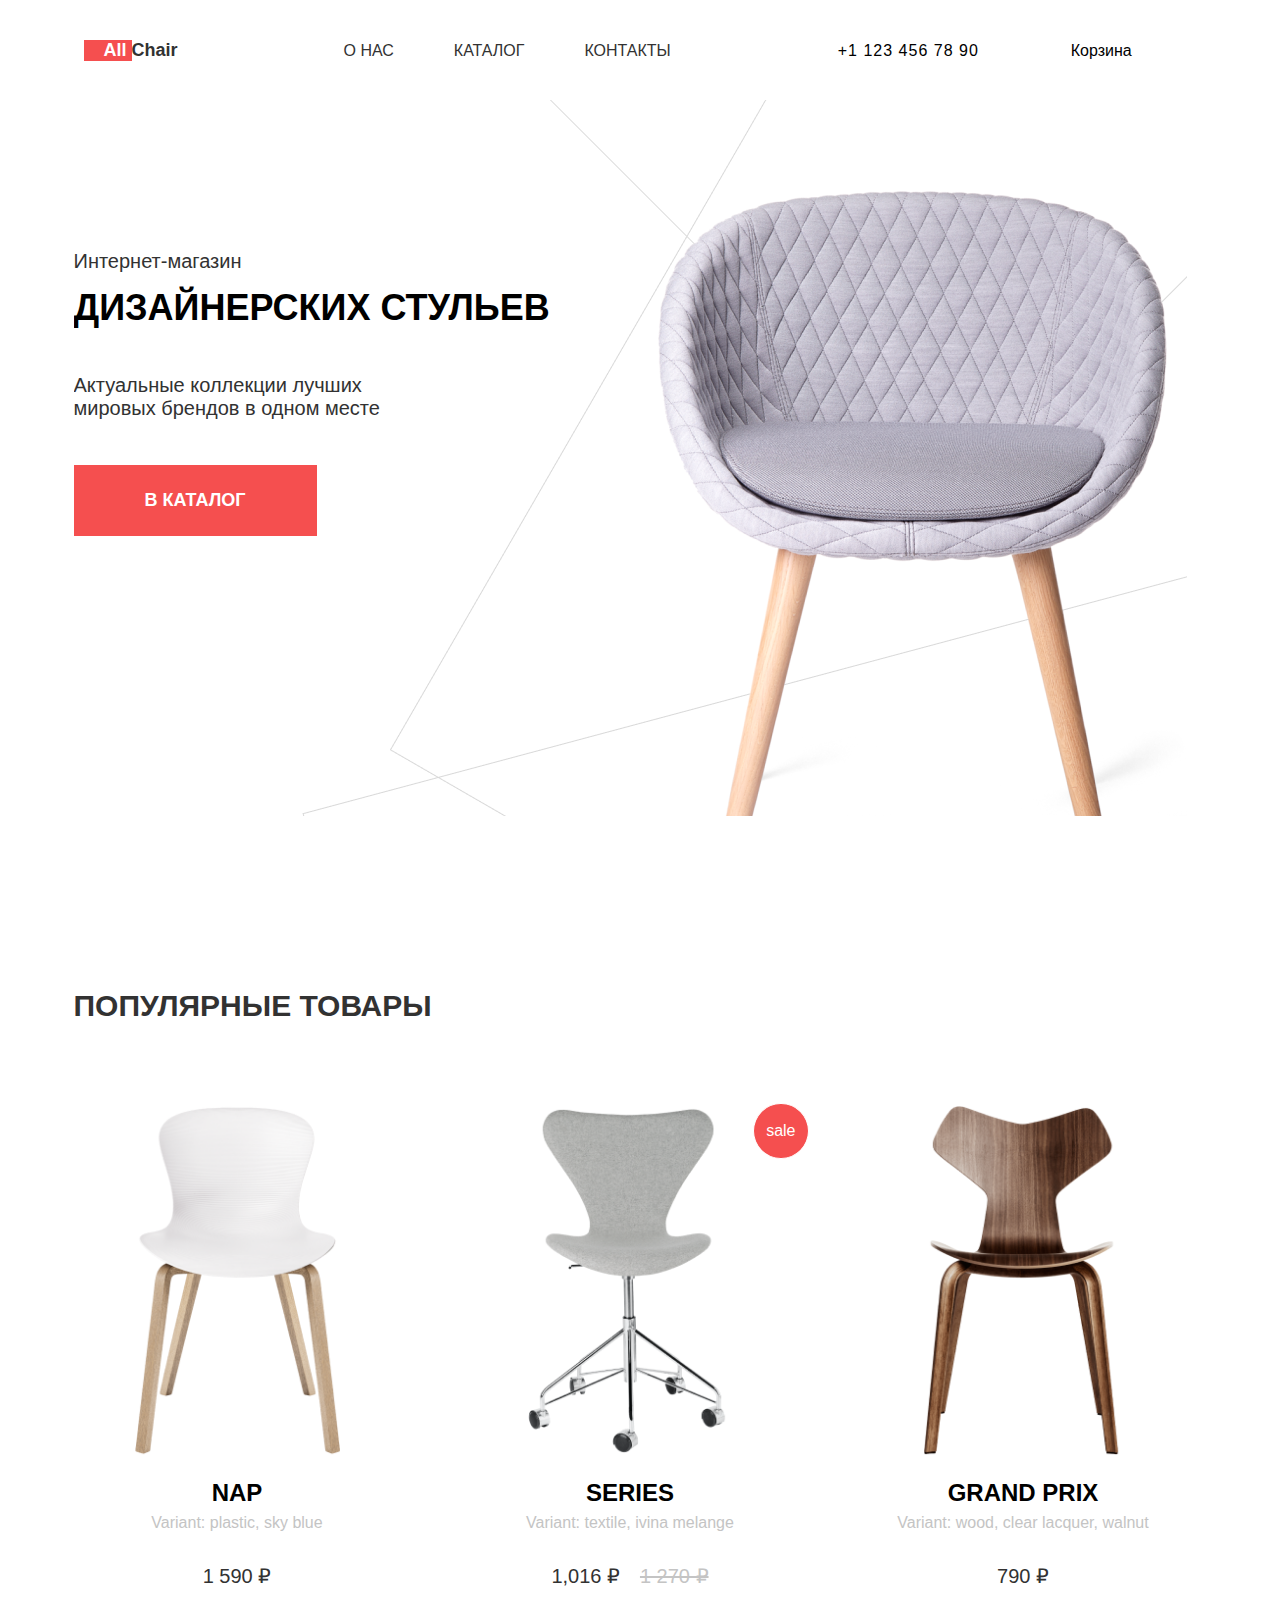
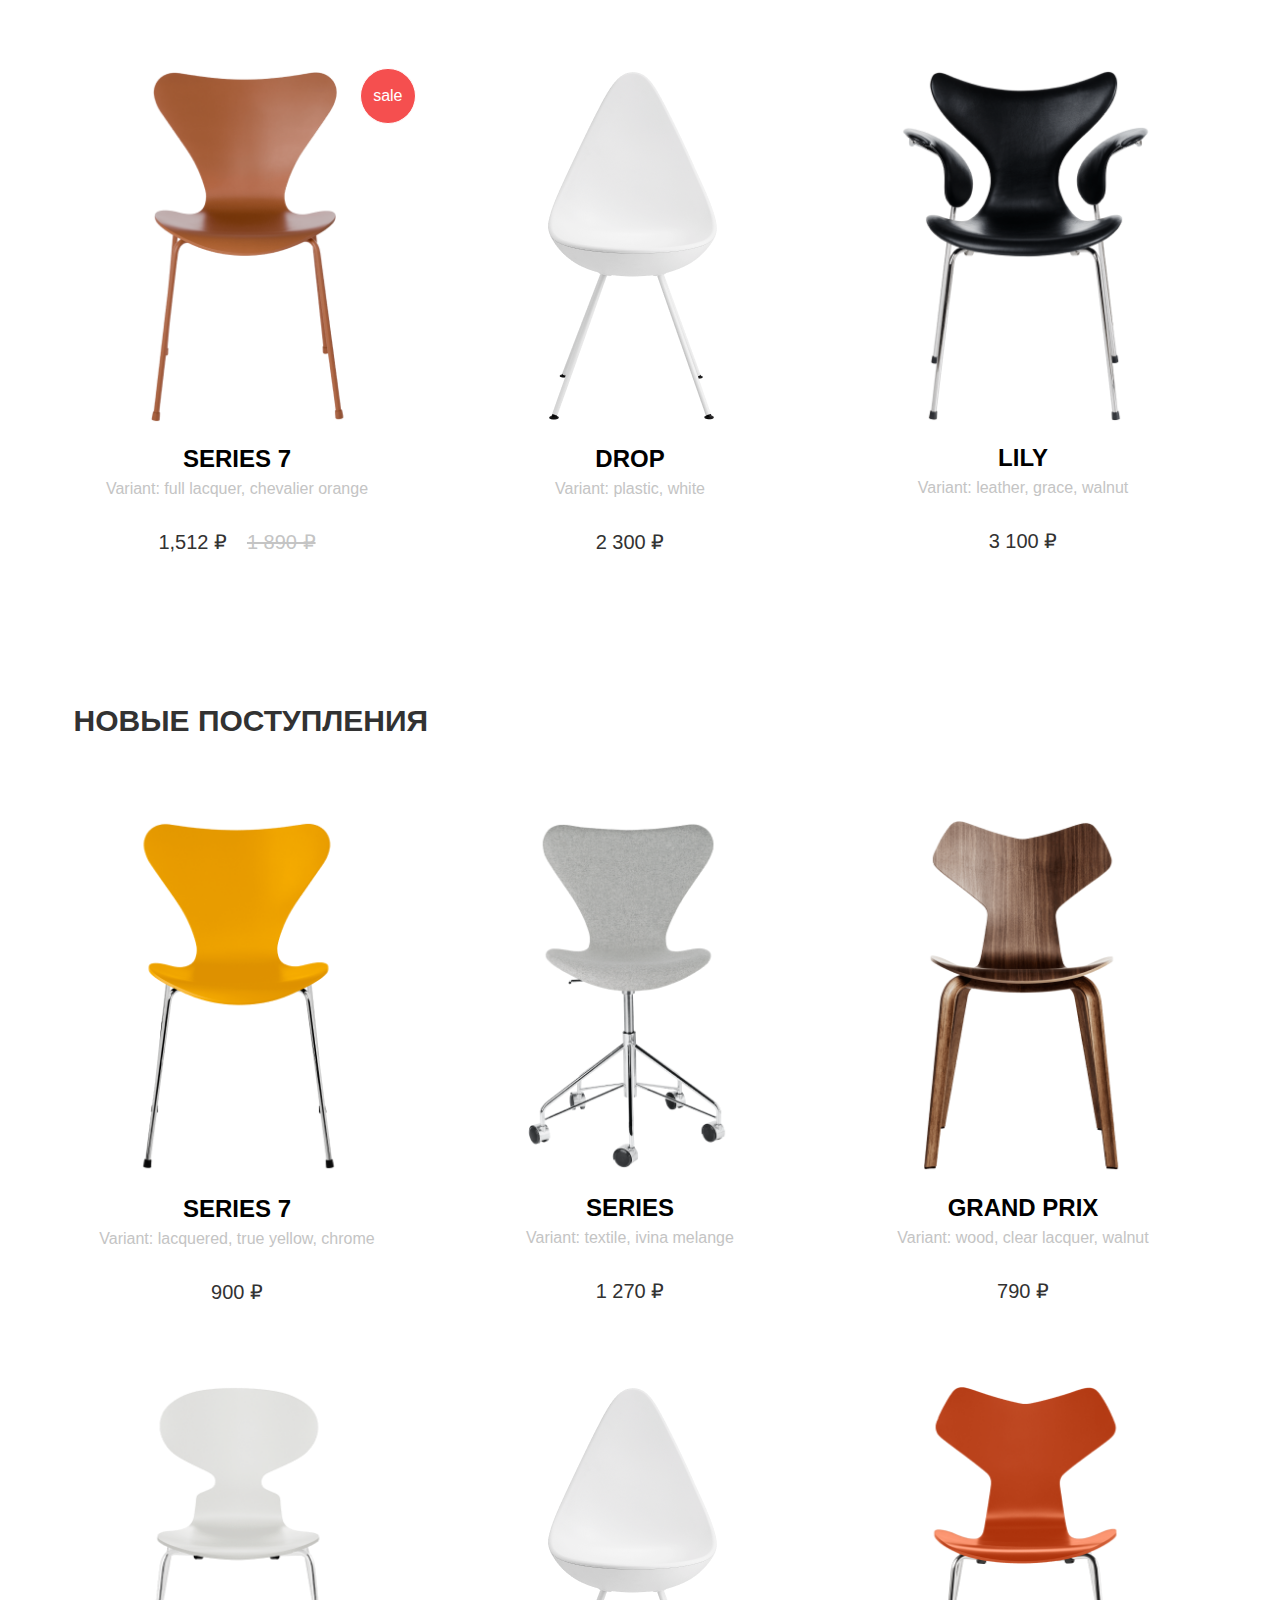
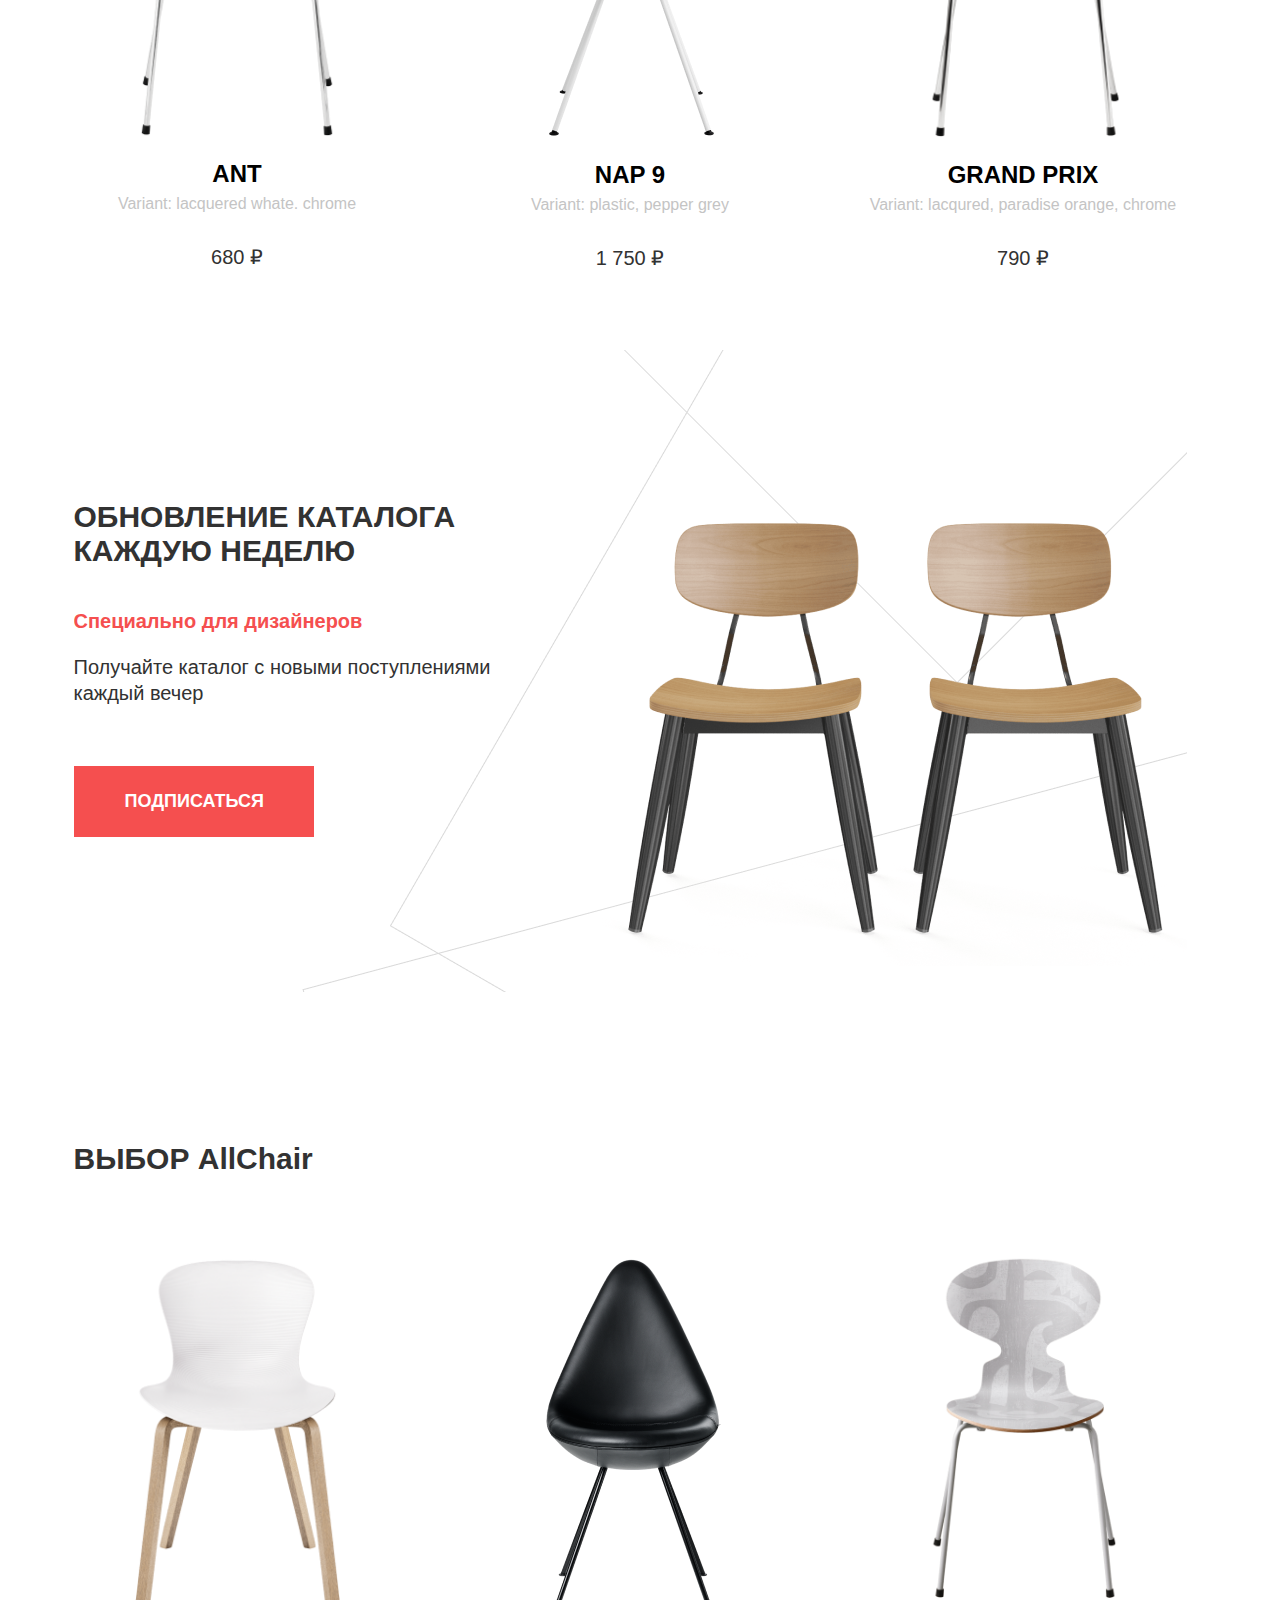
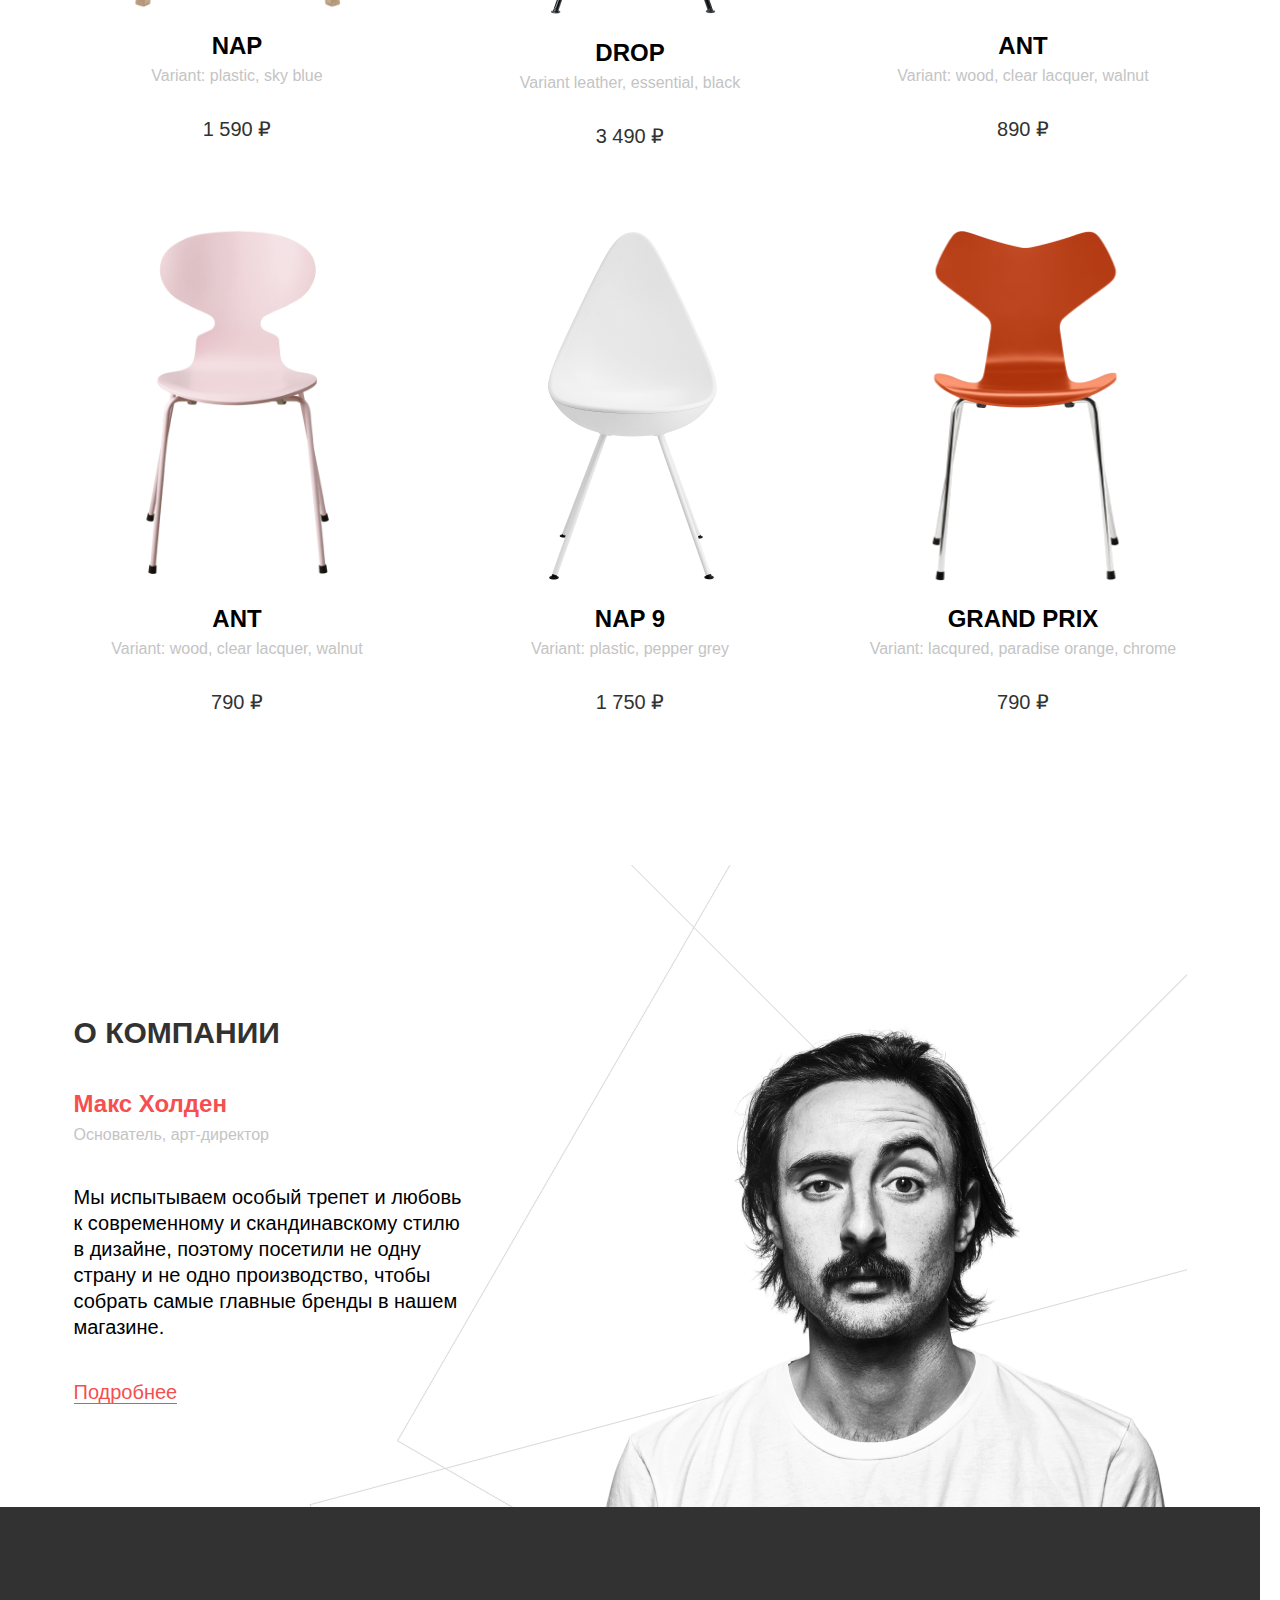
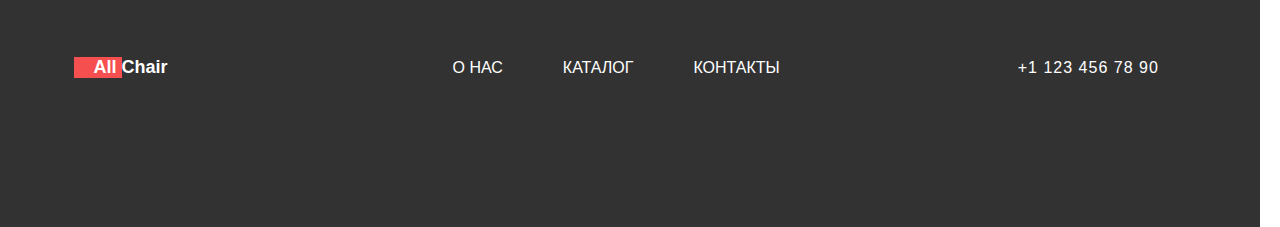
<file: index.html>
<!DOCTYPE html>
<html lang="en">
<head>
    <meta charset="UTF-8">
    <title>Главная</title>
    <link rel="stylesheet" href="style/main/main.css">
    <link rel="icon" href="img/other/icon.ico" type="image/x-icon">
</head>
<body>
<header>
    <div class="container">
        <div class="header__content">
            <section class="pink_bg logo">
                <a href="index.html">
                    <p class="logo__name"><span>All</span> Chair</p>
                </a>
            </section>
            <nav class="navigation">
                <ul>
                    <li class="navigation__text"><a href="about_us.html"><p>О НАС</p></a></li>
                    <li class="navigation__text"><a href="catalog.html"><p>КАТАЛОГ</p></a></li>
                    <li class="navigation__text"><a href="contact.html"><p>КОНТАКТЫ</p></a></li>
                </ul>
            </nav>
            <section class="header__content__phone">
                <p>+1 123 456 78 90</p>
            </section>
            <section id="cart" class="header__content__cart">
                <p>Корзина</p>
            </section>
        </div>
    </div>
</header>
<div class="banner">
    <div class="container">
        <div class="banner__text">
            <p>Интернет-магазин</p>
            <h2>ДИЗАЙНЕРСКИХ СТУЛЬЕВ</h2>
            <p>Актуальные коллекции лучших<br>
                мировых брендов в одном месте</p>
            <a href="catalog.html"><button class="btn">В КАТАЛОГ</button></a>
        </div>
        <img class="banner__img" src="img/other/banner.png" alt="banner">
    </div>
</div>
<main class="main">
    <div class="main__content container">
        <div class="goods">
            <h1 class="category">ПОПУЛЯРНЫЕ ТОВАРЫ</h1>
            <div class="goods__content popular-goods">
                <div class="product">
                    <img src="img/products/Nap.png" alt="Nap">
                    <p class="product__name">NAP</p>
                    <p class="product__vendorCode">Артикул: 1564</p>
                    <p class="product__characteristics">Variant: plastic, sky blue</p>
                    <p class="product__price">1 590 ₽</p>
                </div>
                <div class="product discount">
                    <img src="img/products/Series.png" alt="SERIES">
                    <p class="product__name">SERIES</p>
                    <p class="product__vendorCode">Артикул: 0437</p>
                    <p class="product__characteristics">Variant: textile, ivina melange</p>
                    <section class="price">
                        <p class="product__price">1 270 ₽</p>
                    </section>
                </div>
                <div class="product">
                    <img src="img/products/Grand%20Prix.png" alt="GRAND PRIX">
                    <p class="product__name">GRAND PRIX</p>
                    <p class="product__vendorCode">Артикул: 735</p>
                    <p class="product__characteristics">Variant: wood, clear lacquer, walnut</p>
                    <p class="product__price">790 ₽</p>
                </div>
                <div class="product discount">
                    <img src="img/products/Series_7.png" alt="Series_7">
                    <p class="product__name">SERIES 7</p>
                    <p class="product__vendorCode">Артикул: 1543</p>
                    <p class="product__characteristics">Variant: full lacquer, chevalier orange</p>
                    <section class="price">
                        <p class="product__price">1 890 ₽</p>
                    </section>
                </div>
                <div class="product">
                    <img src="img/products/Drop.png" alt="DROP">
                    <p class="product__name">DROP</p>
                    <p class="product__vendorCode">Артикул: 367</p>
                    <p class="product__characteristics">Variant: plastic, white</p>
                    <p class="product__price">2 300 ₽</p>
                </div>
                <div class="product">
                    <img src="img/products/Lily.png" alt="LILY">
                    <p class="product__name">LILY</p>
                    <p class="product__vendorCode">Артикул: 9981</p>
                    <p class="product__characteristics">Variant: leather, grace, walnut</p>
                    <p class="product__price">3 100 ₽</p>
                </div>
            </div>
            <div class="goods">
                <h1 class="category">НОВЫЕ ПОСТУПЛЕНИЯ</h1>
                <div class="goods__content new-goods">
                    <div class="product">
                        <img src="img/products/Series_7_yellow.png" alt="Series_7">
                        <p class="product__name">SERIES 7</p>
                        <p class="product__vendorCode">Артикул: 883</p>
                        <p class="product__characteristics">Variant: lacquered, true yellow, chrome</p>
                        <p class="product__price">900 ₽</p>
                    </div>
                    <div class="product">
                        <img src="img/products/Series.png" alt="SERIES">
                        <p class="product__name">SERIES</p>
                        <p class="product__vendorCode">Артикул: 0437</p>
                        <p class="product__characteristics">Variant: textile, ivina melange</p>
                        <p class="product__price">1 270 ₽</p>
                    </div>
                    <div class="product">
                        <img src="img/products/Grand%20Prix.png" alt="GRAND PRIX">
                        <p class="product__name">GRAND PRIX</p>
                        <p class="product__vendorCode">Артикул: 735</p>
                        <p class="product__characteristics">Variant: wood, clear lacquer, walnut</p>
                        <p class="product__price">790 ₽</p>
                    </div>
                    <div class="product">
                        <img src="img/products/Ant.png" alt="ANT">
                        <p class="product__name">ANT</p>
                        <p class="product__vendorCode">Артикул: 3245</p>
                        <p class="product__characteristics">Variant: lacquered whate. chrome</p>
                        <p class="product__price">680 ₽</p>
                    </div>
                    <div class="product">
                        <img src="img/products/Nap-drop.png" alt="Nap">
                        <p class="product__name">NAP 9</p>
                        <p class="product__vendorCode">Артикул: 9600</p>
                        <p class="product__characteristics">Variant: plastic, pepper grey</p>
                        <p class="product__price">1 750 ₽</p>
                    </div>
                    <div class="product">
                        <img src="img/products/Grand_prix_orange.png" alt="GRAND PRIX">
                        <p class="product__name">GRAND PRIX</p>
                        <p class="product__vendorCode">Артикул: 7788</p>
                        <p class="product__characteristics">Variant: lacqured, paradise orange, chrome</p>
                        <p class="product__price">790 ₽</p>
                    </div>
                </div>
            </div>
        </div>
        <div class="subscribe">
            <div class="subscribe__text">
                <h2 class="category">ОБНОВЛЕНИЕ КАТАЛОГА<br>
                    КАЖДУЮ НЕДЕЛЮ</h2>
                <p>Специально для дизайнеров</p>
                <p>Получайте каталог с новыми поступлениями<br>
                    каждый вечер</p>
                <button id="subscribe-btn" class="btn">ПОДПИСАТЬСЯ</button>
            </div>
            <img src="img/other/double_chairs.png" alt="chairs">
        </div>
        <div class="goods">
            <h1 class="category">ВЫБОР AllChair</h1>
            <div class="goods__content our-choice">
                <div class="product">
                    <img src="img/products/Nap.png" alt="Nap">
                    <p class="product__name">NAP</p>
                    <p class="product__vendorCode">Артикул: 1543</p>
                    <p class="product__characteristics">Variant: plastic, sky blue</p>
                    <p class="product__price">1 590 ₽</p>
                </div>
                <div class="product">
                    <img src="img/products/Drop_black.png" alt="DROP">
                    <p class="product__name">DROP</p>
                    <p class="product__vendorCode">Артикул: 2270</p>
                    <p class="product__characteristics">Variant leather, essential, black</p>
                    <p class="product__price">3 490 ₽</p>
                </div>
                <div class="product">
                    <img src="img/products/Ant_vinil.png" alt="ANT">
                    <p class="product__name">ANT</p>
                    <p class="product__vendorCode">Артикул: 1110</p>
                    <p class="product__characteristics">Variant: wood, clear lacquer, walnut</p>
                    <p class="product__price">890 ₽</p>
                </div>
                <div class="product">
                    <img src="img/products/Ant_pink.png" alt="ANT">
                    <p class="product__name">ANT</p>
                    <p class="product__vendorCode">Артикул: 583</p>
                    <p class="product__characteristics">Variant: wood, clear lacquer, walnut</p>
                    <p class="product__price">790 ₽</p>
                </div>
                <div class="product">
                    <img src="img/products/Nap-drop.png" alt="Nap">
                    <p class="product__name">NAP 9</p>
                    <p class="product__vendorCode">Артикул: 9600</p>
                    <p class="product__characteristics">Variant: plastic, pepper grey</p>
                    <p class="product__price">1 750 ₽</p>
                </div>
                <div class="product">
                    <img src="img/products/Grand_prix_orange.png" alt="GRAND PRIX">
                    <p class="product__name">GRAND PRIX</p>
                    <p class="product__vendorCode">Артикул: 7788</p>
                    <p class="product__characteristics">Variant: lacqured, paradise orange, chrome</p>
                    <p class="product__price">790 ₽</p>
                </div>
            </div>
        </div>
        <div class="about-us">
            <div class="about-us__text">
                <h1 class="category">О КОМПАНИИ</h1>
                <p class="people-name">Макс Холден</p>
                <p class="people-position">Основатель, арт-директор</p>
                <p class="people-thoughts">
                    Мы испытываем особый трепет и любовь<br>
                    к современному и скандинавскому стилю<br>
                    в дизайне, поэтому посетили не одну<br>
                    страну и не одно производство, чтобы<br>
                    собрать самые главные бренды в нашем<br>
                    магазине.
                </p>
                <a href="about_us.html">Подробнее</a>
            </div>
            <img src="img/other/max-banner.png" alt="Max Holden">
        </div>
    </div>
</main>
<footer>
    <div class="container footer__content">
        <section class="pink_bg logo">
            <a href="index.html">
                <p class="logo__name"><span>All</span> Chair</p>
            </a>
        </section>
        <nav class="navigation">
            <ul>
                <li class="navigation__text"><a href="about_us.html"><p>О НАС</p></a></li>
                <li class="navigation__text"><a href="catalog.html"><p>КАТАЛОГ</p></a></li>
                <li class="navigation__text"><a href="contact.html"><p>КОНТАКТЫ</p></a></li>
            </ul>
        </nav>
        <section class="footer__content__phone">
            <p>+1 123 456 78 90</p>
        </section>
    </div>
</footer>
<script src="js/productCard.js"></script>
<script src="js/feedback.js"></script>
<script src="js/cart.js"></script>
<script src="js/ordering.js"></script>
</body>
</html>
</file>
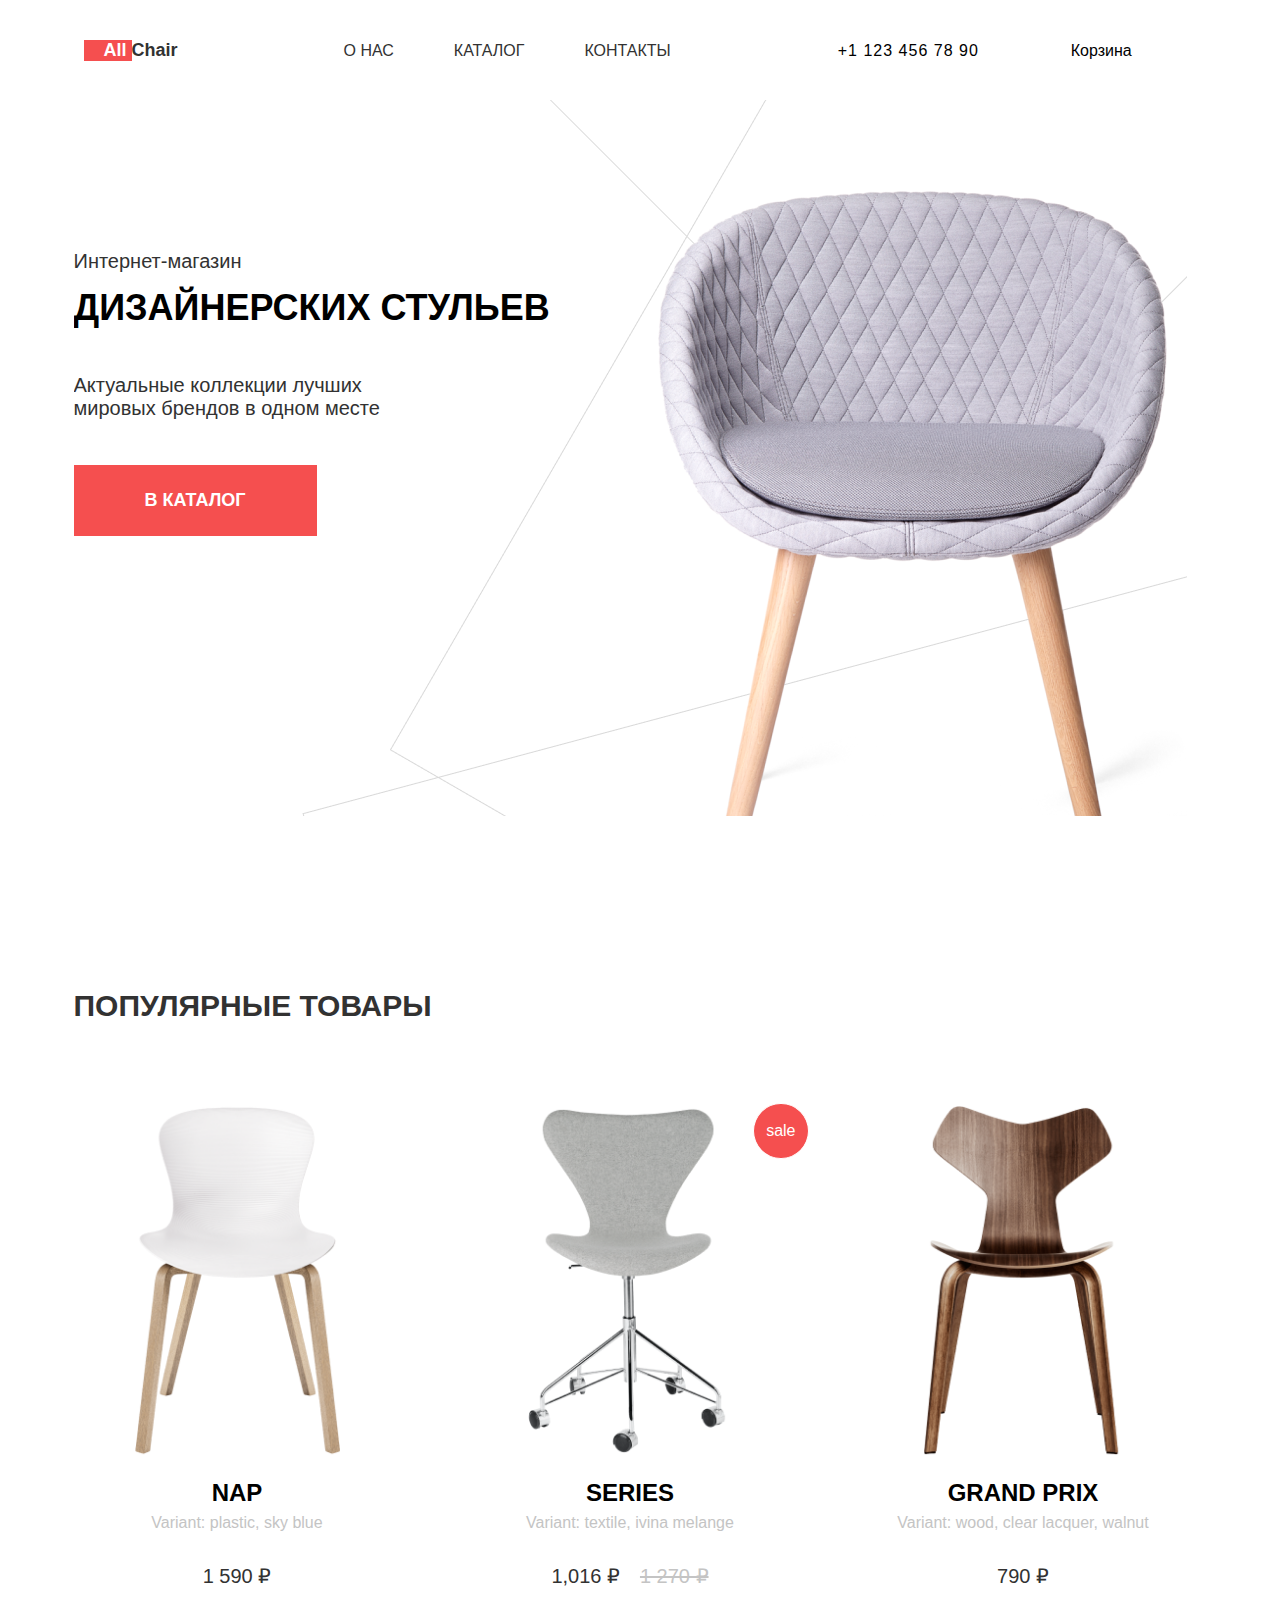
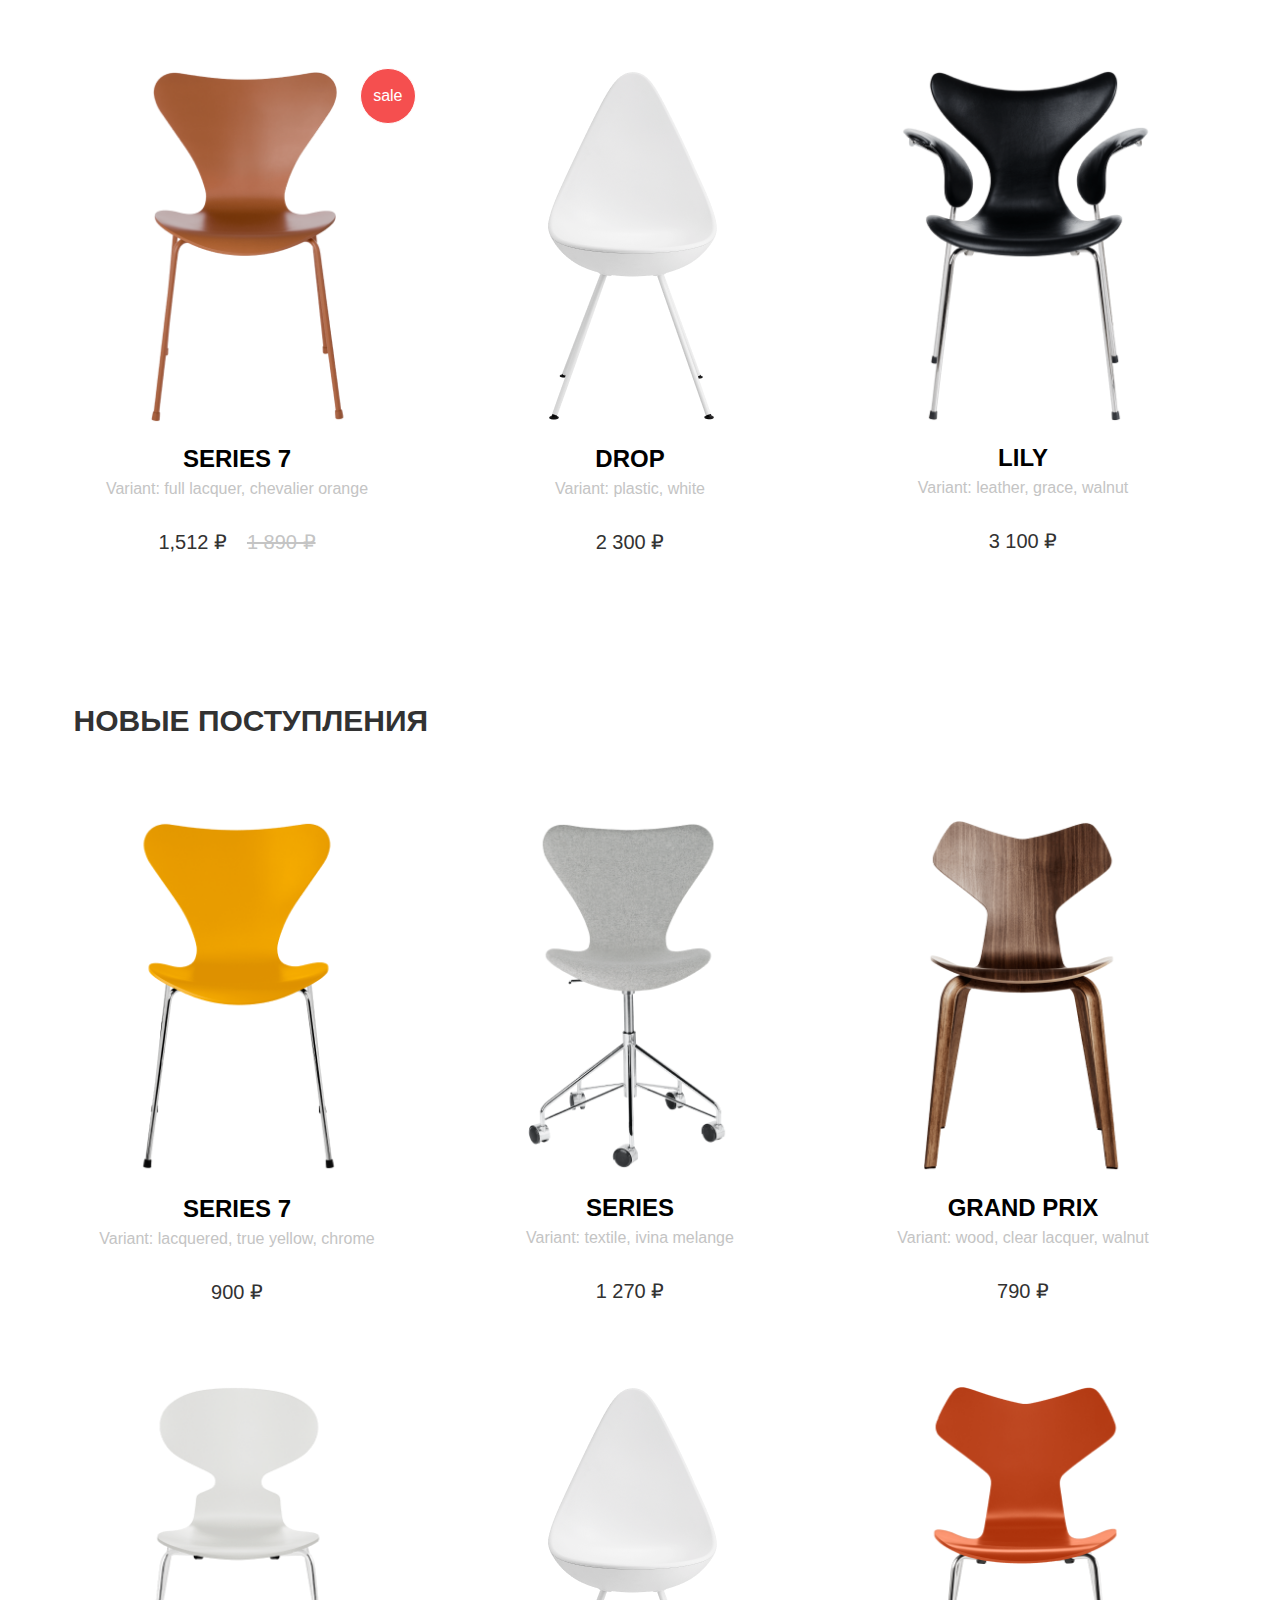
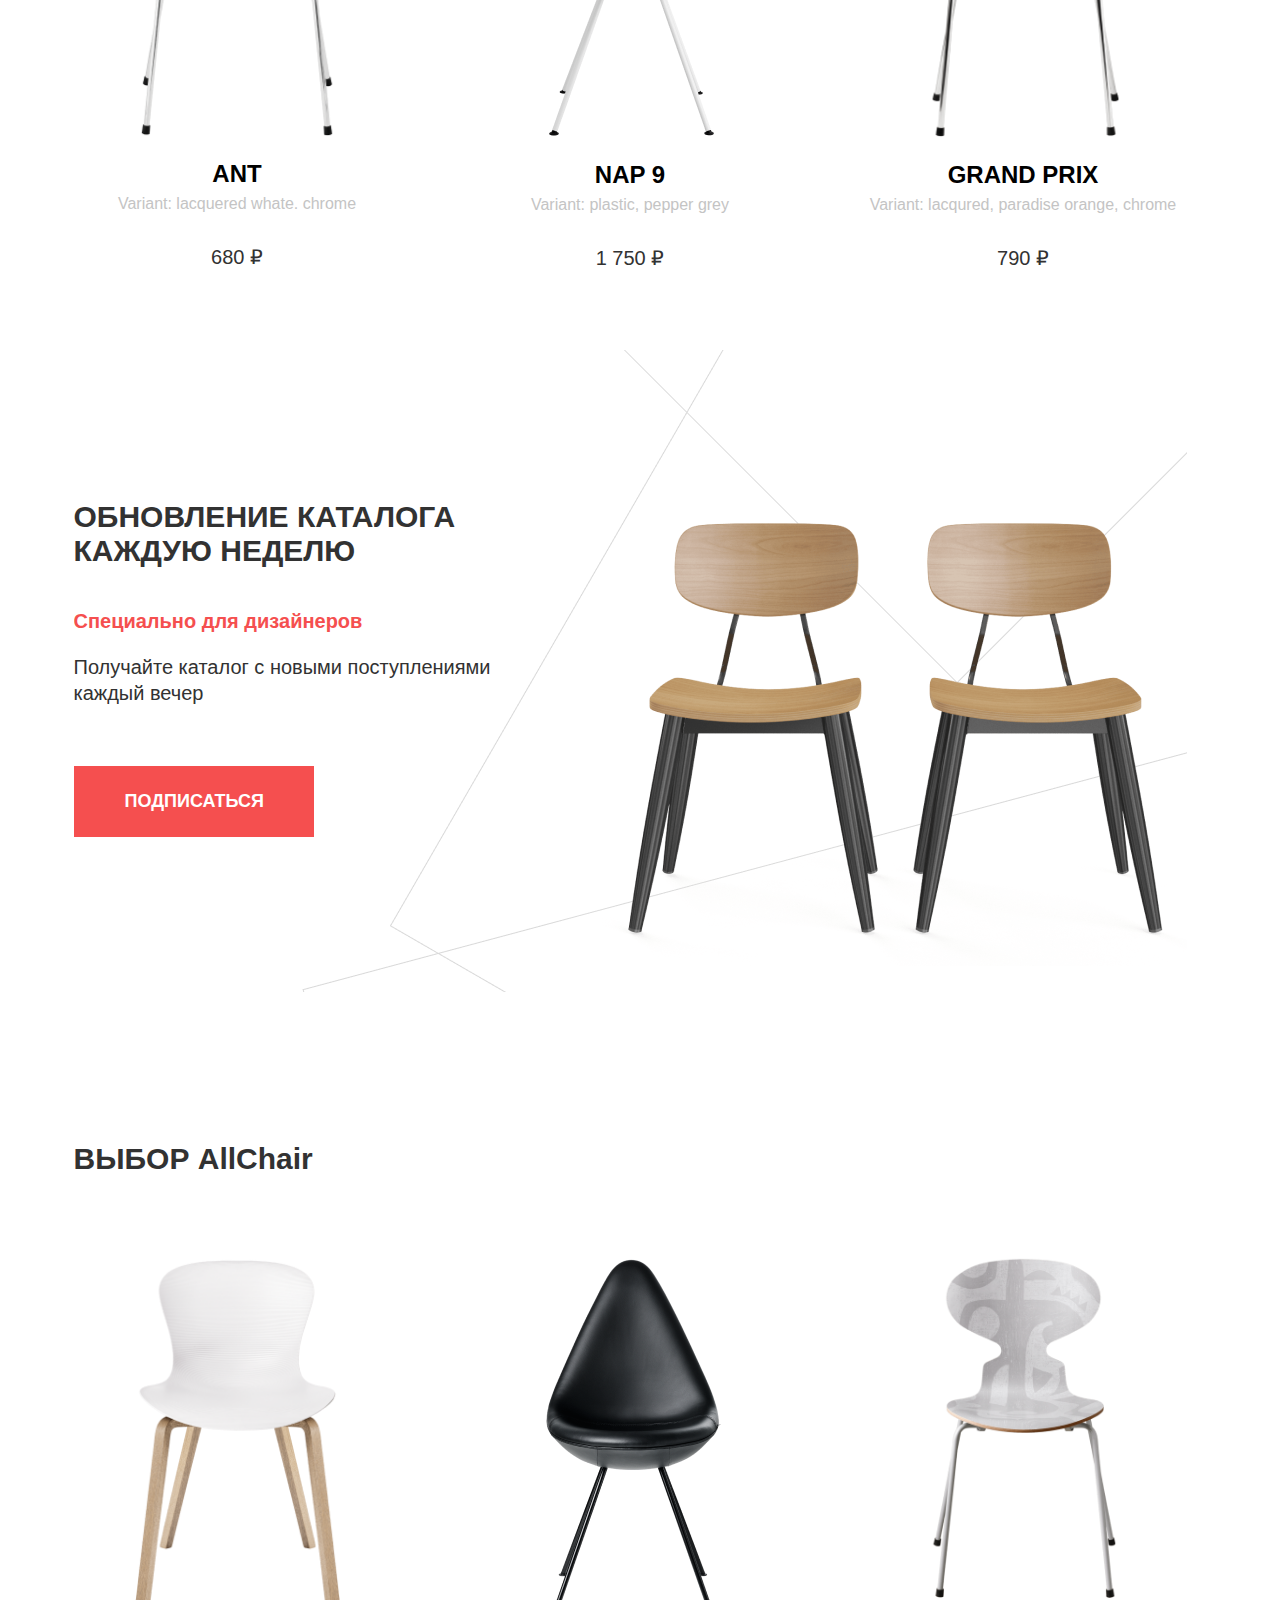
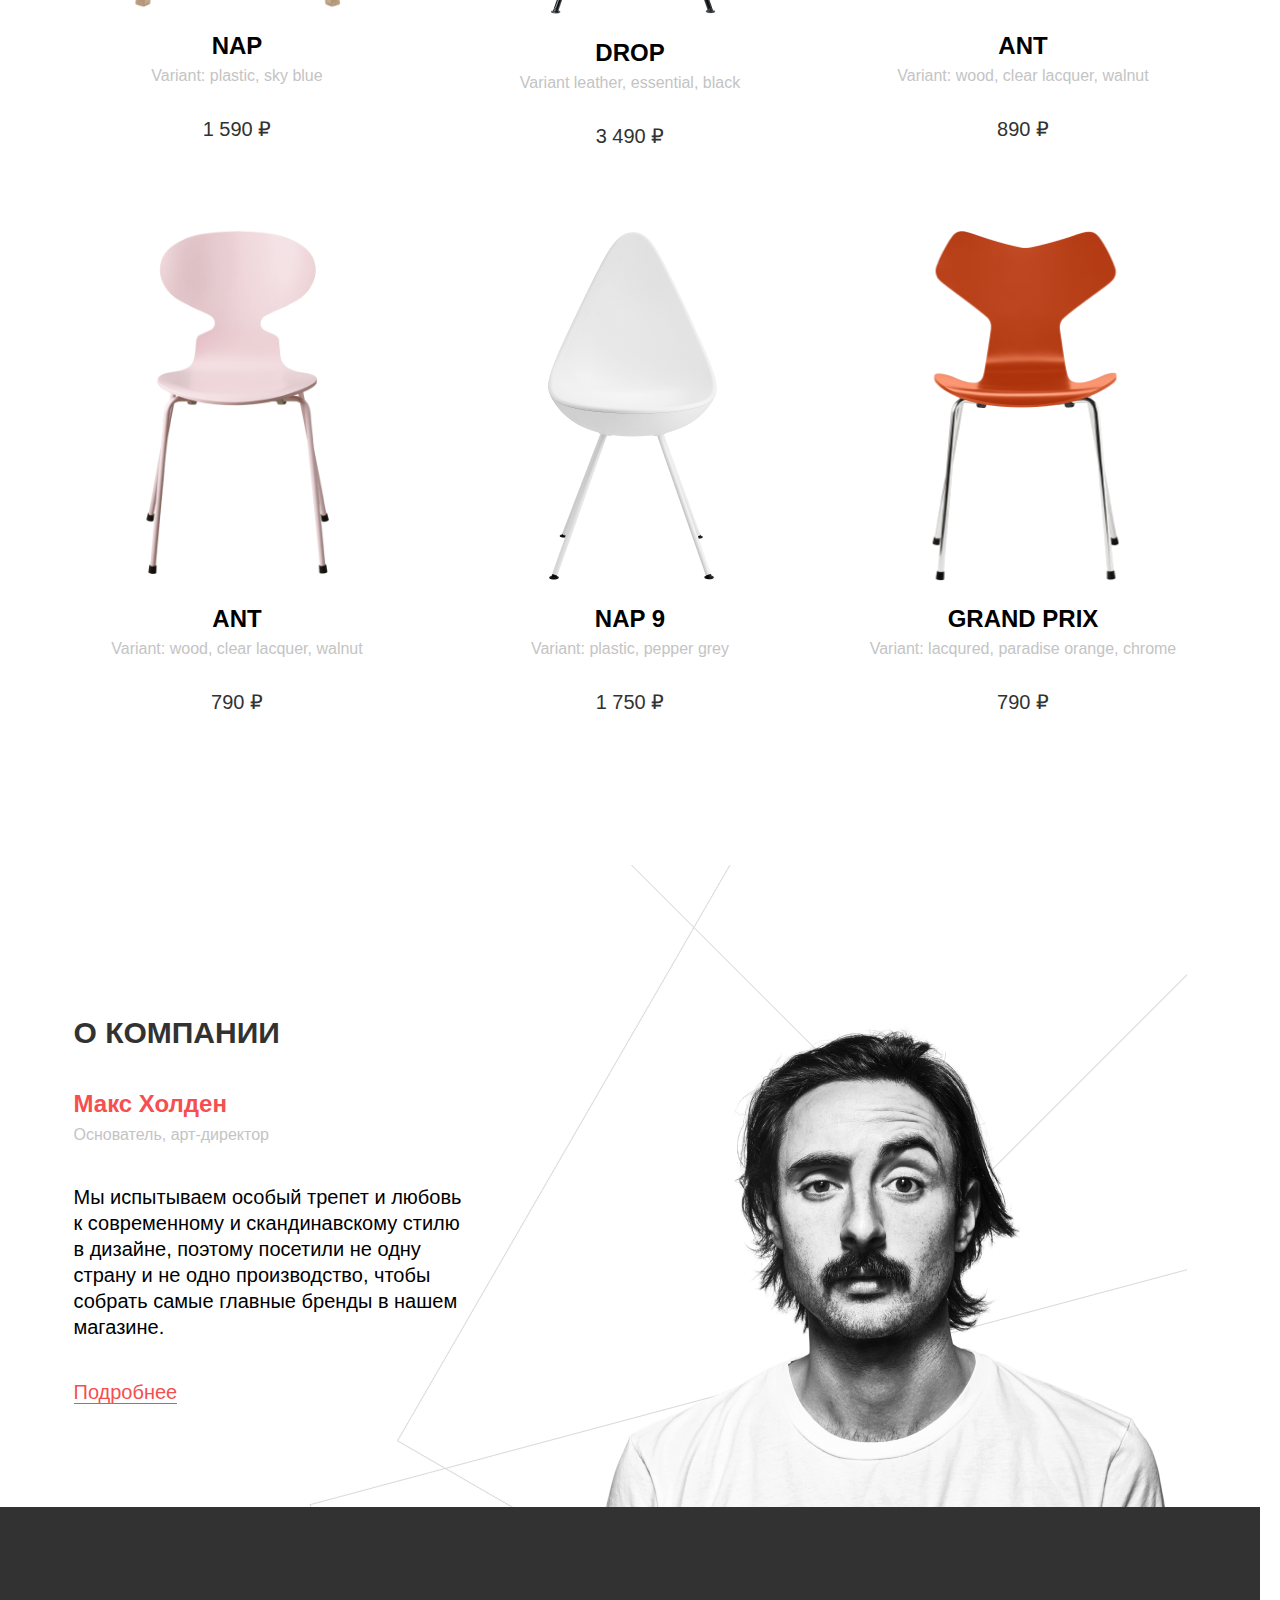
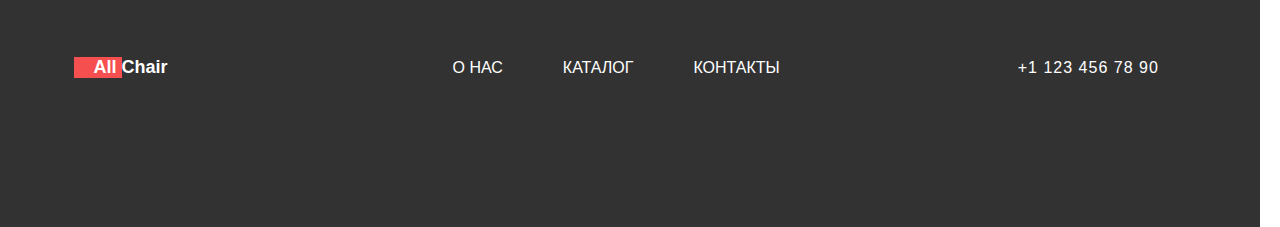
<file: templates/index.html>
<!DOCTYPE html>
<html lang="en">
<head>
    <meta charset="UTF-8">
    <title>Главная</title>
    <link rel="stylesheet" href="../style/main/main.css">
    <link rel="icon" href="../img/other/icon.ico" type="image/x-icon">
</head>
<body>
<header>
    <div class="container">
        <div class="header__content">
            <section class="pink_bg logo">
                <a href="index.html">
                    <p class="logo__name"><span>All</span> Chair</p>
                </a>
            </section>
            <nav class="navigation">
                <ul>
                    <li class="navigation__text"><a href="about_us.html"><p>О НАС</p></a></li>
                    <li class="navigation__text"><a href="catalog.html"><p>КАТАЛОГ</p></a></li>
                    <li class="navigation__text"><a href="contact.html"><p>КОНТАКТЫ</p></a></li>
                </ul>
            </nav>
            <section class="header__content__phone">
                <p>+1 123 456 78 90</p>
            </section>
            <section id="cart" class="header__content__cart">
                <p>Корзина</p>
            </section>
        </div>
    </div>
</header>
<div class="banner">
    <div class="container">
        <div class="banner__text">
            <p>Интернет-магазин</p>
            <h2>ДИЗАЙНЕРСКИХ СТУЛЬЕВ</h2>
            <p>Актуальные коллекции лучших<br>
                мировых брендов в одном месте</p>
            <a href="catalog.html"><button class="btn">В КАТАЛОГ</button></a>
        </div>
        <img class="banner__img" src="../img/other/banner.png" alt="banner">
    </div>
</div>
<main class="main">
    <div class="main__content container">
        <div class="goods">
            <h1 class="category">ПОПУЛЯРНЫЕ ТОВАРЫ</h1>
            <div class="goods__content popular-goods">
                <div class="product">
                    <img src="../img/products/Nap.png" alt="Nap">
                    <p class="product__name">NAP</p>
                    <p class="product__vendorCode">Артикул: 1564</p>
                    <p class="product__characteristics">Variant: plastic, sky blue</p>
                    <p class="product__price">1 590 ₽</p>
                </div>
                <div class="product discount">
                    <img src="../img/products/Series.png" alt="SERIES">
                    <p class="product__name">SERIES</p>
                    <p class="product__vendorCode">Артикул: 0437</p>
                    <p class="product__characteristics">Variant: textile, ivina melange</p>
                    <section class="price">
                        <p class="product__price">1 270 ₽</p>
                    </section>
                </div>
                <div class="product">
                    <img src="../img/products/Grand%20Prix.png" alt="GRAND PRIX">
                    <p class="product__name">GRAND PRIX</p>
                    <p class="product__vendorCode">Артикул: 735</p>
                    <p class="product__characteristics">Variant: wood, clear lacquer, walnut</p>
                    <p class="product__price">790 ₽</p>
                </div>
                <div class="product discount">
                    <img src="../img/products/Series_7.png" alt="Series_7">
                    <p class="product__name">SERIES 7</p>
                    <p class="product__vendorCode">Артикул: 1543</p>
                    <p class="product__characteristics">Variant: full lacquer, chevalier orange</p>
                    <section class="price">
                        <p class="product__price">1 890 ₽</p>
                    </section>
                </div>
                <div class="product">
                    <img src="../img/products/Drop.png" alt="DROP">
                    <p class="product__name">DROP</p>
                    <p class="product__vendorCode">Артикул: 367</p>
                    <p class="product__characteristics">Variant: plastic, white</p>
                    <p class="product__price">2 300 ₽</p>
                </div>
                <div class="product">
                    <img src="../img/products/Lily.png" alt="LILY">
                    <p class="product__name">LILY</p>
                    <p class="product__vendorCode">Артикул: 9981</p>
                    <p class="product__characteristics">Variant: leather, grace, walnut</p>
                    <p class="product__price">3 100 ₽</p>
                </div>
            </div>
            <div class="goods">
                <h1 class="category">НОВЫЕ ПОСТУПЛЕНИЯ</h1>
                <div class="goods__content new-goods">
                    <div class="product">
                        <img src="../img/products/Series_7_yellow.png" alt="Series_7">
                        <p class="product__name">SERIES 7</p>
                        <p class="product__vendorCode">Артикул: 883</p>
                        <p class="product__characteristics">Variant: lacquered, true yellow, chrome</p>
                        <p class="product__price">900 ₽</p>
                    </div>
                    <div class="product">
                        <img src="../img/products/Series.png" alt="SERIES">
                        <p class="product__name">SERIES</p>
                        <p class="product__vendorCode">Артикул: 0437</p>
                        <p class="product__characteristics">Variant: textile, ivina melange</p>
                        <p class="product__price">1 270 ₽</p>
                    </div>
                    <div class="product">
                        <img src="../img/products/Grand%20Prix.png" alt="GRAND PRIX">
                        <p class="product__name">GRAND PRIX</p>
                        <p class="product__vendorCode">Артикул: 735</p>
                        <p class="product__characteristics">Variant: wood, clear lacquer, walnut</p>
                        <p class="product__price">790 ₽</p>
                    </div>
                    <div class="product">
                        <img src="../img/products/Ant.png" alt="ANT">
                        <p class="product__name">ANT</p>
                        <p class="product__vendorCode">Артикул: 3245</p>
                        <p class="product__characteristics">Variant: lacquered whate. chrome</p>
                        <p class="product__price">680 ₽</p>
                    </div>
                    <div class="product">
                        <img src="../img/products/Nap-drop.png" alt="Nap">
                        <p class="product__name">NAP 9</p>
                        <p class="product__vendorCode">Артикул: 9600</p>
                        <p class="product__characteristics">Variant: plastic, pepper grey</p>
                        <p class="product__price">1 750 ₽</p>
                    </div>
                    <div class="product">
                        <img src="../img/products/Grand_prix_orange.png" alt="GRAND PRIX">
                        <p class="product__name">GRAND PRIX</p>
                        <p class="product__vendorCode">Артикул: 7788</p>
                        <p class="product__characteristics">Variant: lacqured, paradise orange, chrome</p>
                        <p class="product__price">790 ₽</p>
                    </div>
                </div>
            </div>
        </div>
        <div class="subscribe">
            <div class="subscribe__text">
                <h2 class="category">ОБНОВЛЕНИЕ КАТАЛОГА<br>
                    КАЖДУЮ НЕДЕЛЮ</h2>
                <p>Специально для дизайнеров</p>
                <p>Получайте каталог с новыми поступлениями<br>
                    каждый вечер</p>
                <button id="subscribe-btn" class="btn">ПОДПИСАТЬСЯ</button>
            </div>
            <img src="../img/other/double_chairs.png" alt="chairs">
        </div>
        <div class="goods">
            <h1 class="category">ВЫБОР AllChair</h1>
            <div class="goods__content our-choice">
                <div class="product">
                    <img src="../img/products/Nap.png" alt="Nap">
                    <p class="product__name">NAP</p>
                    <p class="product__vendorCode">Артикул: 1543</p>
                    <p class="product__characteristics">Variant: plastic, sky blue</p>
                    <p class="product__price">1 590 ₽</p>
                </div>
                <div class="product">
                    <img src="../img/products/Drop_black.png" alt="DROP">
                    <p class="product__name">DROP</p>
                    <p class="product__vendorCode">Артикул: 2270</p>
                    <p class="product__characteristics">Variant leather, essential, black</p>
                    <p class="product__price">3 490 ₽</p>
                </div>
                <div class="product">
                    <img src="../img/products/Ant_vinil.png" alt="ANT">
                    <p class="product__name">ANT</p>
                    <p class="product__vendorCode">Артикул: 1110</p>
                    <p class="product__characteristics">Variant: wood, clear lacquer, walnut</p>
                    <p class="product__price">890 ₽</p>
                </div>
                <div class="product">
                    <img src="../img/products/Ant_pink.png" alt="ANT">
                    <p class="product__name">ANT</p>
                    <p class="product__vendorCode">Артикул: 583</p>
                    <p class="product__characteristics">Variant: wood, clear lacquer, walnut</p>
                    <p class="product__price">790 ₽</p>
                </div>
                <div class="product">
                    <img src="../img/products/Nap-drop.png" alt="Nap">
                    <p class="product__name">NAP 9</p>
                    <p class="product__vendorCode">Артикул: 9600</p>
                    <p class="product__characteristics">Variant: plastic, pepper grey</p>
                    <p class="product__price">1 750 ₽</p>
                </div>
                <div class="product">
                    <img src="../img/products/Grand_prix_orange.png" alt="GRAND PRIX">
                    <p class="product__name">GRAND PRIX</p>
                    <p class="product__vendorCode">Артикул: 7788</p>
                    <p class="product__characteristics">Variant: lacqured, paradise orange, chrome</p>
                    <p class="product__price">790 ₽</p>
                </div>
            </div>
        </div>
        <div class="about-us">
            <div class="about-us__text">
                <h1 class="category">О КОМПАНИИ</h1>
                <p class="people-name">Макс Холден</p>
                <p class="people-position">Основатель, арт-директор</p>
                <p class="people-thoughts">
                    Мы испытываем особый трепет и любовь<br>
                    к современному и скандинавскому стилю<br>
                    в дизайне, поэтому посетили не одну<br>
                    страну и не одно производство, чтобы<br>
                    собрать самые главные бренды в нашем<br>
                    магазине.
                </p>
                <a href="about_us.html">Подробнее</a>
            </div>
            <img src="../img/other/max-banner.png" alt="Max Holden">
        </div>
    </div>
</main>
<footer>
    <div class="container footer__content">
        <section class="pink_bg logo">
            <a href="index.html">
                <p class="logo__name"><span>All</span> Chair</p>
            </a>
        </section>
        <nav class="navigation">
            <ul>
                <li class="navigation__text"><a href="about_us.html"><p>О НАС</p></a></li>
                <li class="navigation__text"><a href="catalog.html"><p>КАТАЛОГ</p></a></li>
                <li class="navigation__text"><a href="contact.html"><p>КОНТАКТЫ</p></a></li>
            </ul>
        </nav>
        <section class="footer__content__phone">
            <p>+1 123 456 78 90</p>
        </section>
    </div>
</footer>
<script src="../js/productCard.js"></script>
<script src="../js/feedback.js"></script>
<script src="../js/cart.js"></script>
<script src="../js/ordering.js"></script>
</body>
</html>
</file>
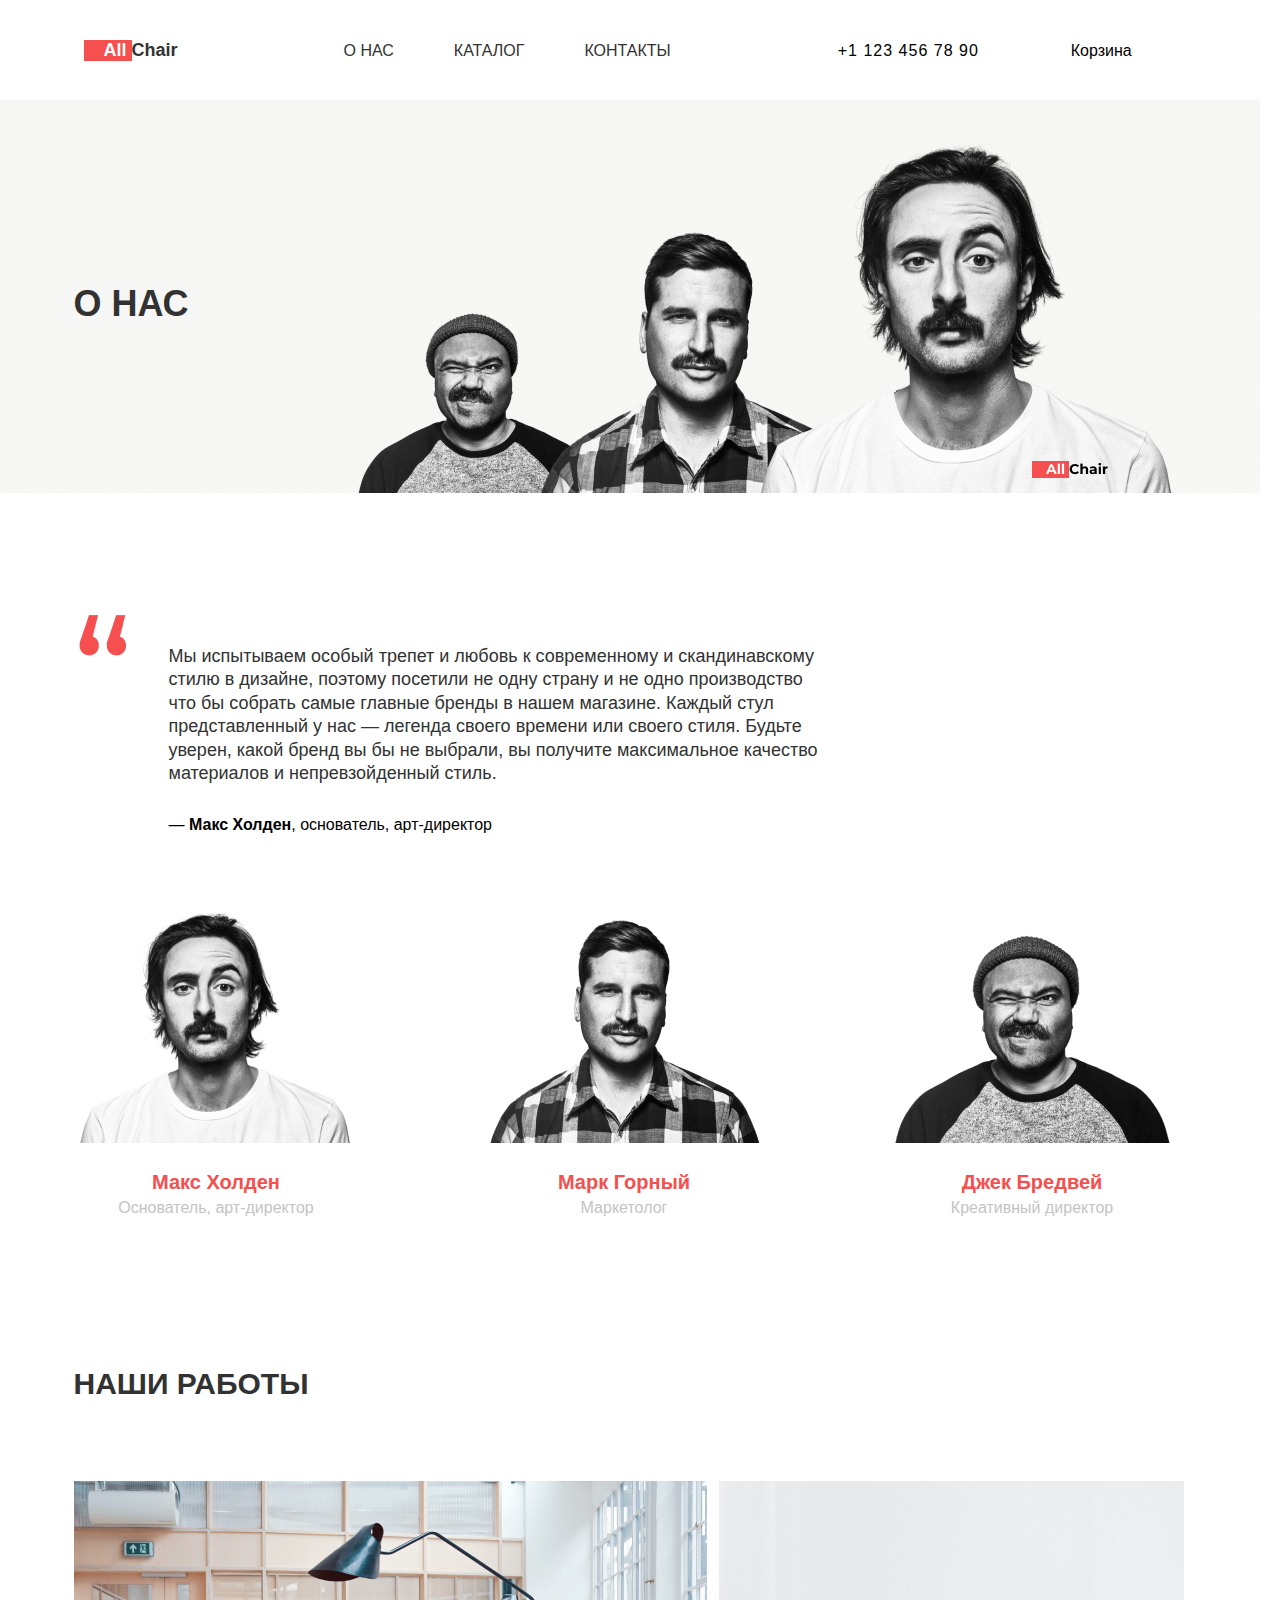
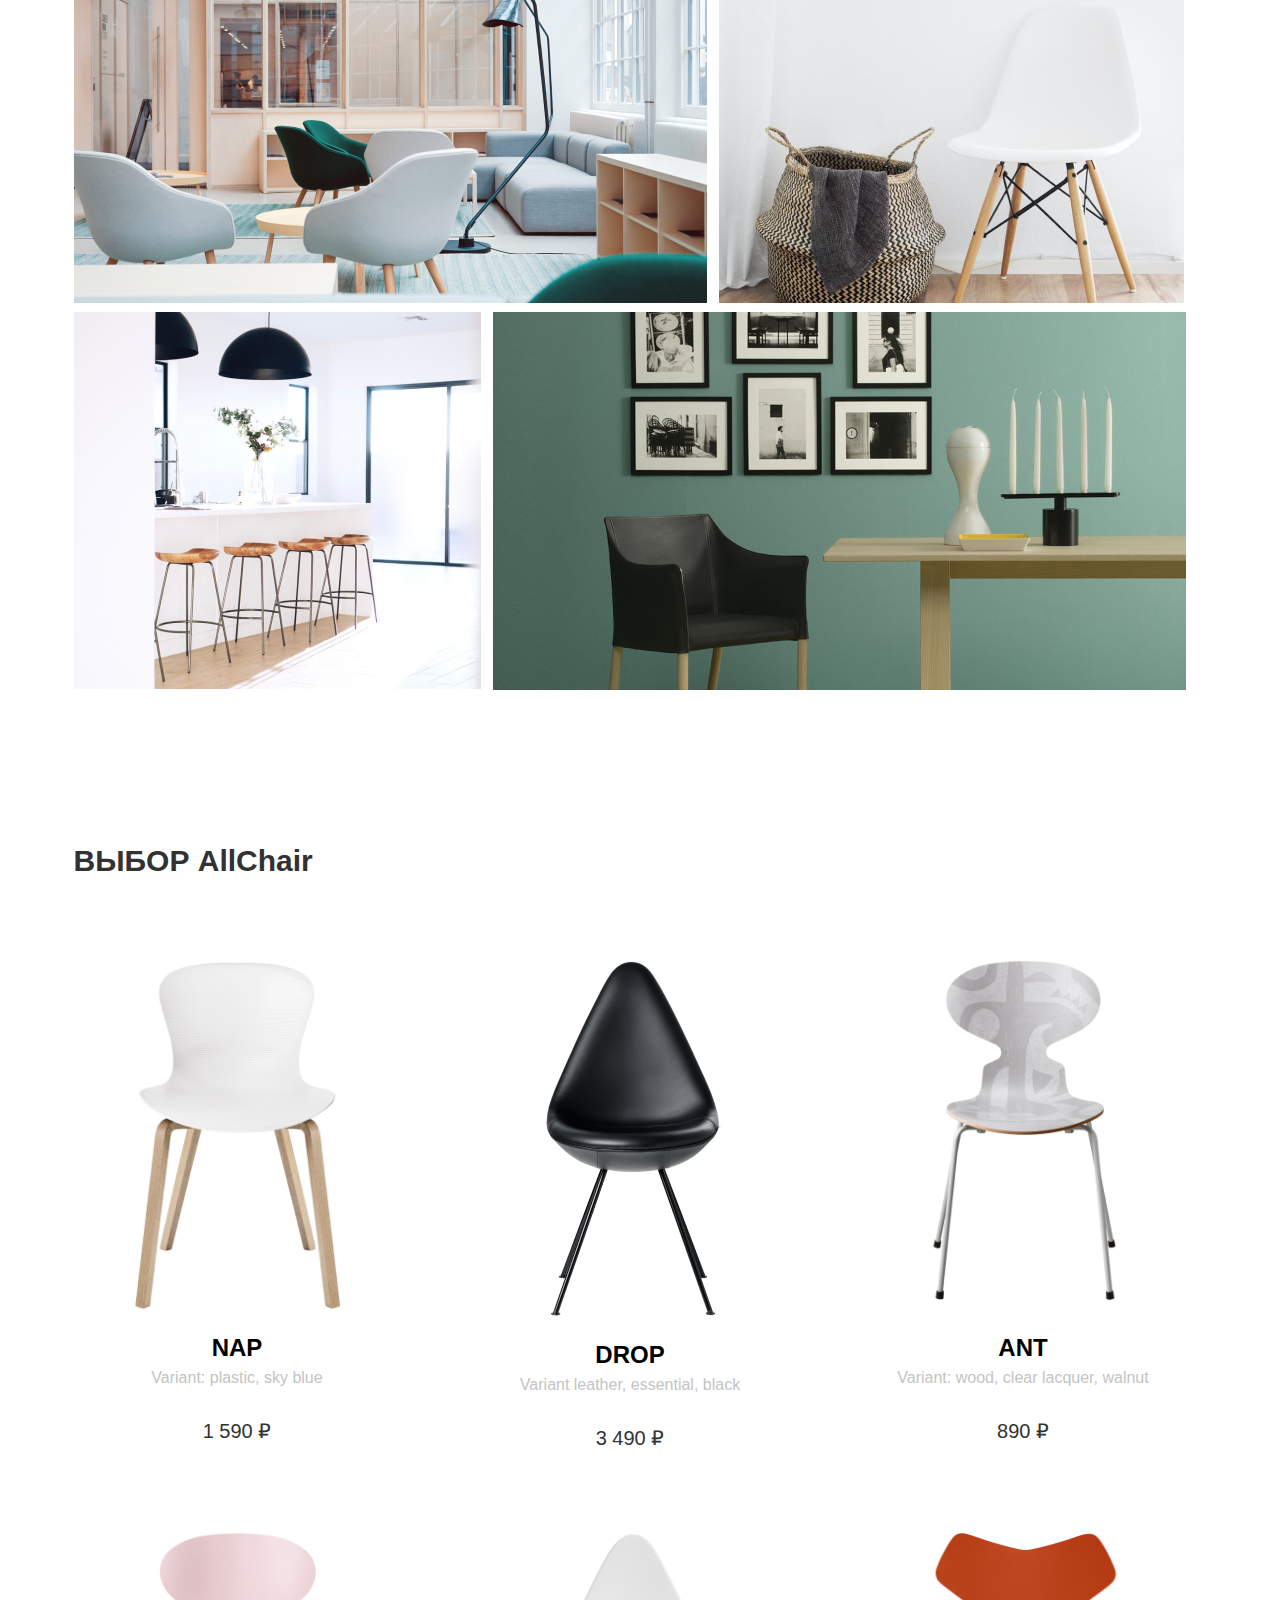
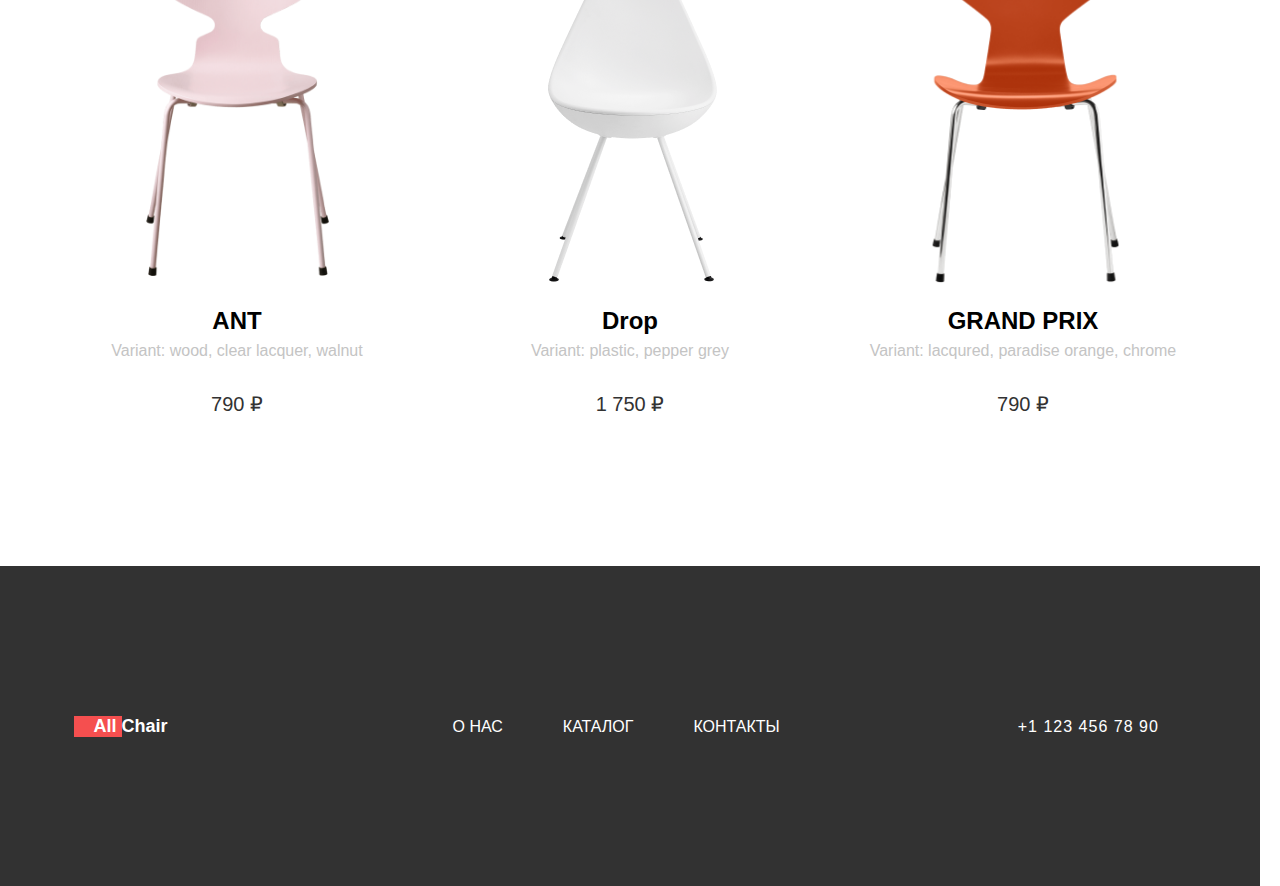
<file: about_us.html>
<!DOCTYPE html>
<html lang="en">
<head>
    <meta charset="UTF-8">
    <title>О нас</title>
    <link rel="stylesheet" href="style/about_us/about_us.css">
    <link rel="icon" href="img/other/icon.ico" type="image/x-icon">
</head>
<body>
<header>
    <div class="container">
        <div class="header__content">
            <section class="pink_bg logo">
                <a href="index.html">
                    <p class="logo__name"><span>All</span> Chair</p>
                </a>
            </section>
            <nav class="navigation">
                <ul>
                    <li class="navigation__text"><a href="about_us.html"><p>О НАС</p></a></li>
                    <li class="navigation__text"><a href="catalog.html"><p>КАТАЛОГ</p></a></li>
                    <li class="navigation__text"><a href="contact.html"><p>КОНТАКТЫ</p></a></li>
                </ul>
            </nav>
            <section class="header__content__phone">
                <p>+1 123 456 78 90</p>
            </section>
            <section id="cart" class="header__content__cart">
                <p>Корзина</p>
            </section>
        </div>
    </div>
</header>
<div class="banner banner__aboutUs">
    <div class="container">
        <h1 class="category">О НАС</h1>
    </div>
</div>
<main>
    <div class="container main__content">
        <div class="our-team">
            <div class="our-slogan">
                <img src="img/other/quotes.png" alt="Our team">
                <p class="slogan">
                    Мы испытываем особый трепет и любовь к современному и скандинавскому<br>
                    стилю в дизайне, поэтому посетили не одну страну и не одно производство<br>
                    что бы собрать самые главные бренды в нашем магазине. Каждый стул<br>
                    представленный у нас — легенда своего времени или своего стиля. Будьте<br>
                    уверен, какой бренд вы бы не выбрали, вы получите максимальное качество<br>
                    материалов и непревзойденный стиль.
                </p>
                <p>— <b>Макс Холден</b>, основатель, арт-директор</p>
            </div>
            <div class="our-persons">
                <div>
                    <img src="img/people/Max.png" alt="Max">
                    <p class="name">Макс Холден</p>
                    <p class="position">Основатель, арт-директор</p>
                </div>
                <div>
                    <img src="img/people/Mark.png" alt="Mark">
                    <p class="name">Марк Горный</p>
                    <p class="position">Маркетолог</p>
                </div>
                <div>
                    <img src="img/people/Jack.png" alt="Jack">
                    <p class="name">Джек Бредвей</p>
                    <p class="position">Креативный директор</p>
                </div>
            </div>
            <div class="our-projects">
                <h1 class="category">НАШИ РАБОТЫ</h1>
                <div class="our-projects__content">
                    <div class="photo_container">
                        <img class="photo" src="img/our_projects/small/project_1.png" alt="project1">
                        <img class="open-img" src="img/other/open.svg" alt="">
                    </div>
                    <div class="photo_container">
                        <img class="photo" src="img/our_projects/small/project_2.png" alt="project2">
                        <img class="open-img" src="img/other/open.svg" alt="">
                    </div>
                    <div class="photo_container">
                        <img class="photo" src="img/our_projects/small/project_3.png" alt="project3">
                        <img class="open-img" src="img/other/open.svg" alt="">
                    </div>
                    <div class="photo_container">
                        <img class="photo" src="img/our_projects/small/project_4.png" alt="project4">
                        <img class="open-img" src="img/other/open.svg" alt="">
                    </div>
                </div>
            </div>
            <div class="our-choice">
                <h1 class="category">ВЫБОР AllChair</h1>
                <div class="goods">
                    <div class="goods__content">
                        <div class="product">
                            <img src="img/products/Nap.png" alt="Nap">
                            <p class="product__name">NAP</p>
                            <p class="product__vendorCode">Артикул: 1543</p>
                            <p class="product__characteristics">Variant: plastic, sky blue</p>
                            <p class="product__price">1 590 ₽</p>
                        </div>
                        <div class="product">
                            <img src="img/products/Drop_black.png" alt="DROP">
                            <p class="product__name">DROP</p>
                            <p class="product__vendorCode">Артикул: 2270</p>
                            <p class="product__characteristics">Variant leather, essential, black</p>
                            <p class="product__price">3 490 ₽</p>
                        </div>
                        <div class="product">
                            <img src="img/products/Ant_vinil.png" alt="ANT">
                            <p class="product__name">ANT</p>
                            <p class="product__vendorCode">Артикул: 1110</p>
                            <p class="product__characteristics">Variant: wood, clear lacquer, walnut</p>
                            <p class="product__price">890 ₽</p>
                        </div>
                        <div class="product">
                            <img src="img/products/Ant_pink.png" alt="ANT">
                            <p class="product__name">ANT</p>
                            <p class="product__vendorCode">Артикул: 583</p>
                            <p class="product__characteristics">Variant: wood, clear lacquer, walnut</p>
                            <p class="product__price">790 ₽</p>
                        </div>
                        <div class="product">
                            <img src="img/products/Drop.png" alt="NAP">
                            <p class="product__name">Drop</p>
                            <p class="product__vendorCode">Артикул: 367</p>
                            <p class="product__characteristics">Variant: plastic, pepper grey</p>
                            <p class="product__price">1 750 ₽</p>
                        </div>
                        <div class="product">
                            <img src="img/products/Grand_prix_orange.png" alt="GRAND PRIX">
                            <p class="product__name">GRAND PRIX</p>
                            <p class="product__vendorCode">Артикул: 7788</p>
                            <p class="product__characteristics">Variant: lacqured, paradise orange, chrome</p>
                            <p class="product__price">790 ₽</p>
                        </div>
                    </div>
                </div>
            </div>
        </div>
    </div>
</main>
<footer>
    <div class="container footer__content">
        <section class="pink_bg logo">
            <a href="index.html">
                <p class="logo__name"><span>All</span> Chair</p>
            </a>
        </section>
        <nav class="navigation">
            <ul>
                <li class="navigation__text"><a href="about_us.html"><p>О НАС</p></a></li>
                <li class="navigation__text"><a href="catalog.html"><p>КАТАЛОГ</p></a></li>
                <li class="navigation__text"><a href="contact.html"><p>КОНТАКТЫ</p></a></li>
            </ul>
        </nav>
        <section class="footer__content__phone">
            <p>+1 123 456 78 90</p>
        </section>
    </div>
</footer>
<script src="js/productCard.js"></script>
<script src="js/cart.js"></script>
<script src="js/ordering.js"></script>
<script src="js/photoSlide.js"></script>
</body>
</html>
</file>
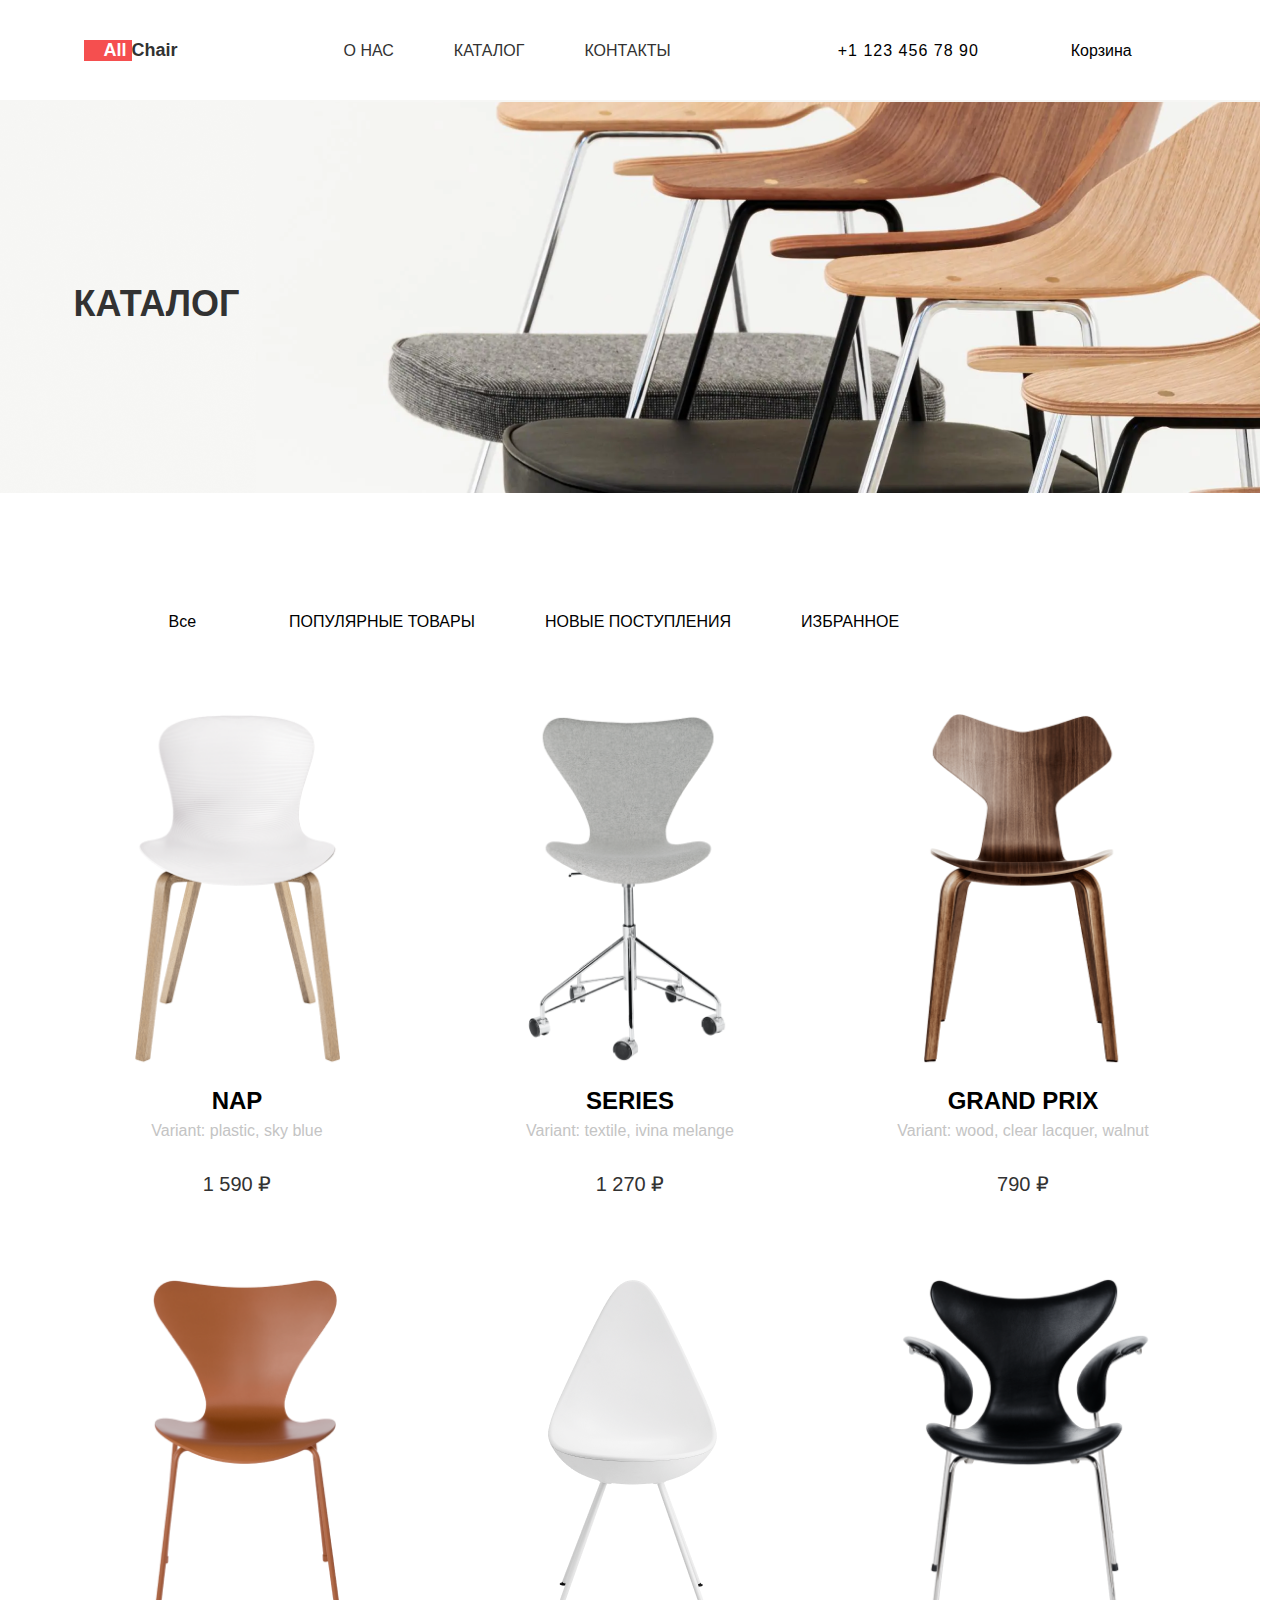
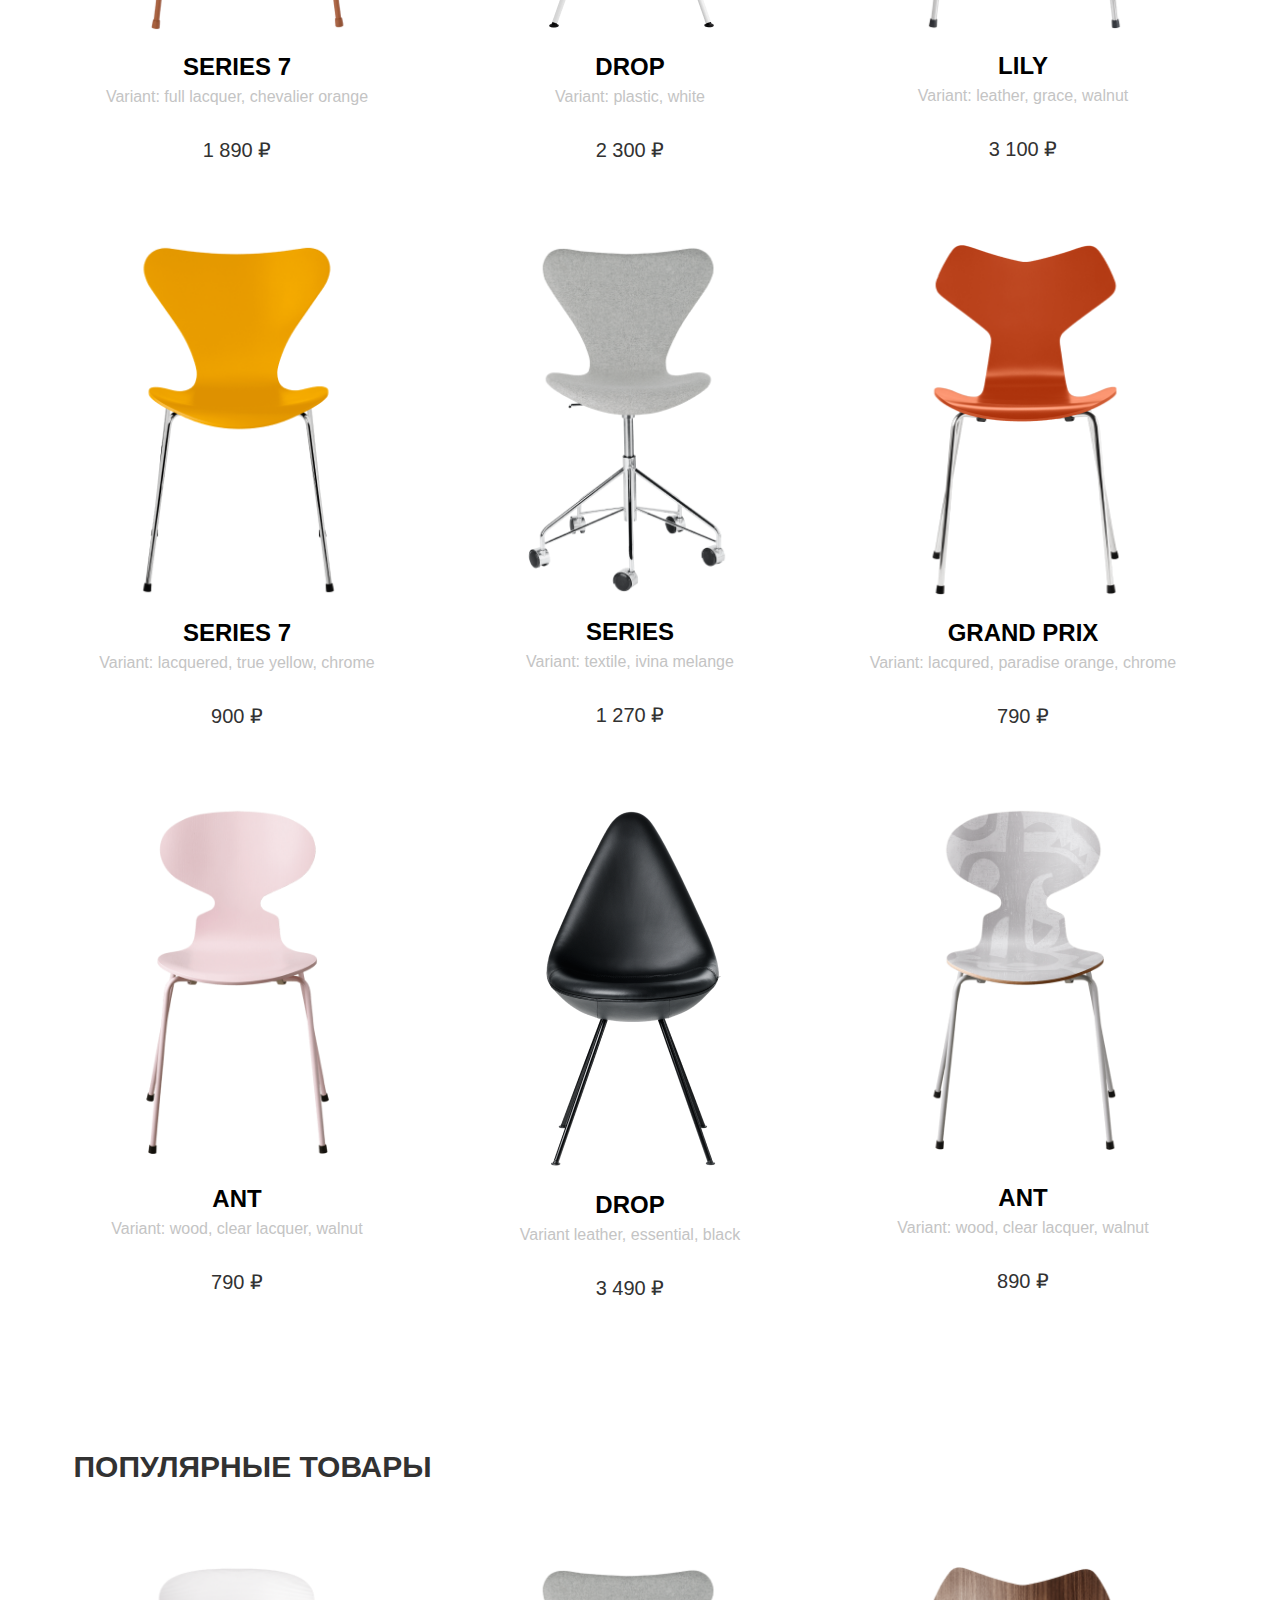
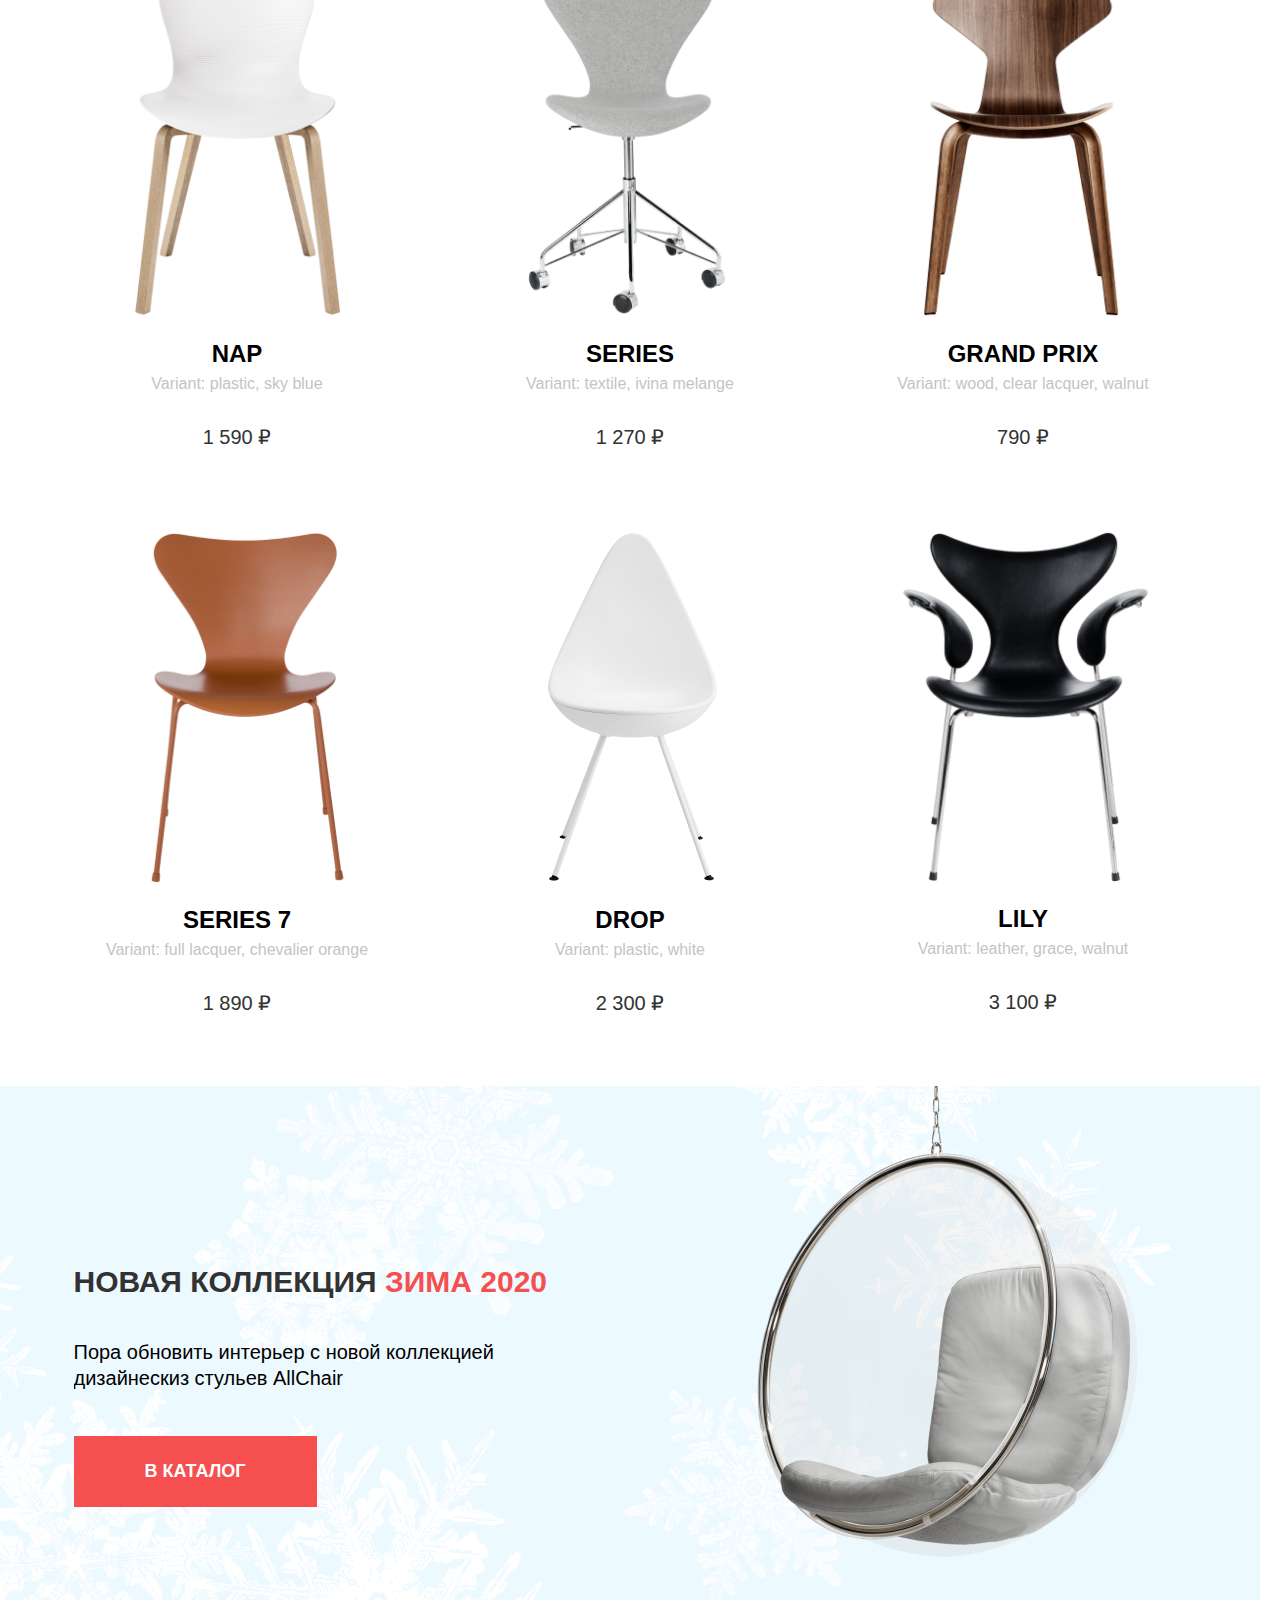
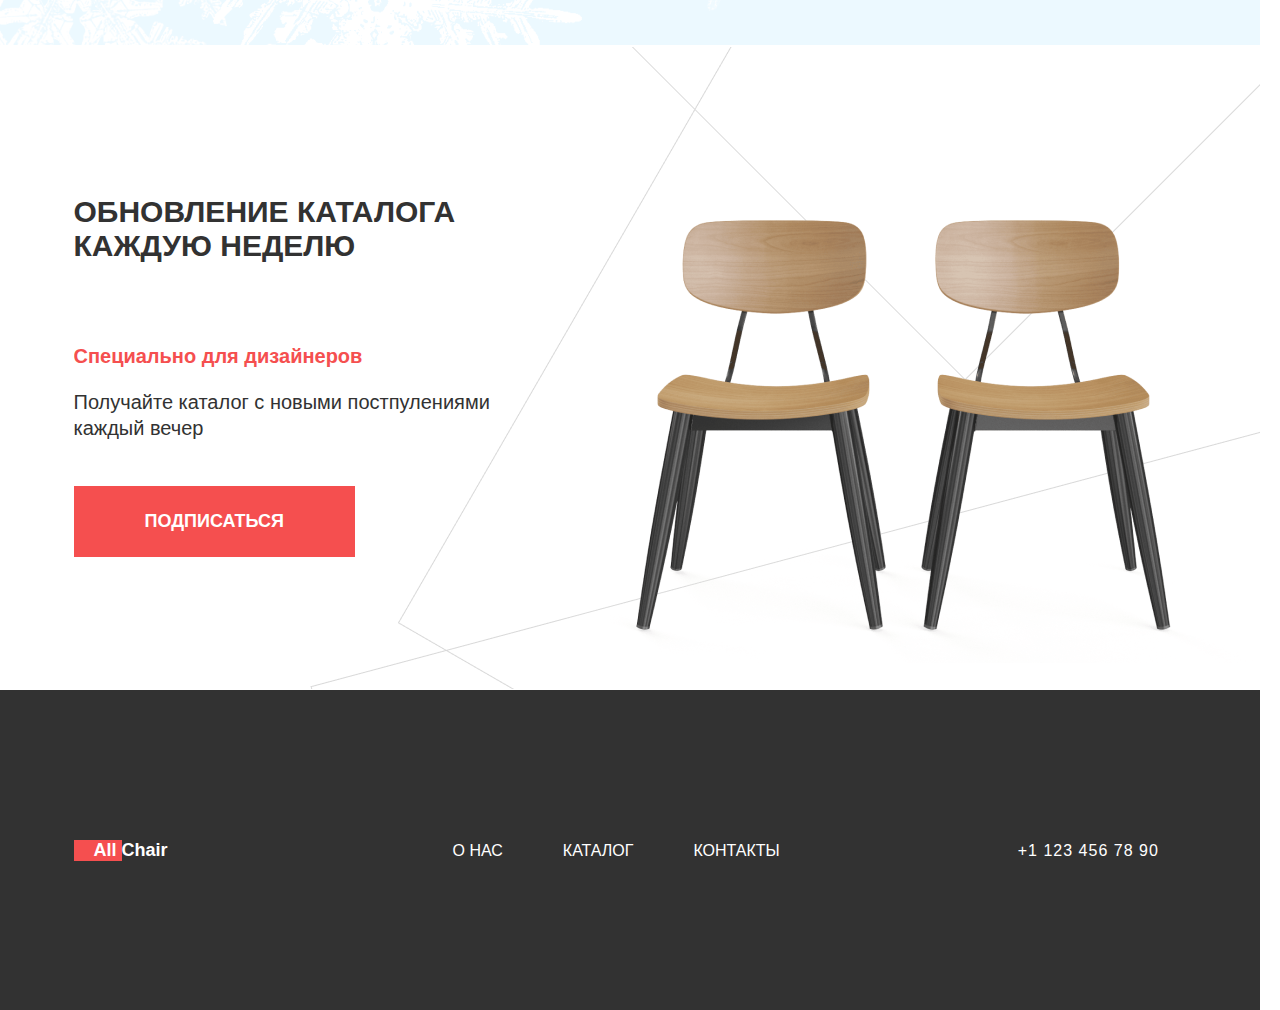
<file: catalog.html>
<!DOCTYPE html>
<html lang="en">
<head>
    <meta charset="UTF-8">
    <title>Каталог</title>
    <link rel="stylesheet" href="style/catalog/catalog.css">
    <link rel="icon" href="img/other/icon.ico" type="image/icon">
</head>
<body>
<header>
    <div class="container">
        <div class="header__content">
            <section class="pink_bg logo">
                <a href="index.html">
                    <p class="logo__name"><span>All</span> Chair</p>
                </a>
            </section>
            <nav class="navigation">
                <ul>
                    <li class="navigation__text"><a href="about_us.html"><p>О НАС</p></a></li>
                    <li class="navigation__text"><a href="catalog.html"><p>КАТАЛОГ</p></a></li>
                    <li class="navigation__text"><a href="contact.html"><p>КОНТАКТЫ</p></a></li>
                </ul>
            </nav>
            <section class="header__content__phone">
                <p>+1 123 456 78 90</p>
            </section>
            <section id="cart" class="header__content__cart">
                <p>Корзина</p>
            </section>
        </div>
    </div>
</header>
<div class="banner banner__catalog">
    <div class="container">
        <h1 class="category">КАТАЛОГ</h1>
    </div>
</div>
<main class="main">
    <div class="container">
        <div class="all-products">
            <div class="filter">
                <ul>
                    <li id="all" class="all-products__category">Все</li>
                    <li id="popular" class="all-products__category">ПОПУЛЯРНЫЕ ТОВАРЫ</li>
                    <li id="new" class="all-products__category">НОВЫЕ ПОСТУПЛЕНИЯ</li>
                    <li id="favorites" class="all-products__category">ИЗБРАННОЕ</li>
                </ul>
            </div>
            <div class="goods">
                <div class="goods__content">
                    <div class="product our-choice">
                        <img src="img/products/Nap.png" alt="Nap">
                        <p class="product__name">NAP</p>
                        <p class="product__vendorCode">Артикул: 1543</p>
                        <p class="product__characteristics">Variant: plastic, sky blue</p>
                        <p class="product__price">1 590 ₽</p>
                    </div>
                    <div class="product new">
                        <img src="img/products/Series.png" alt="SERIES">
                        <p class="product__name">SERIES</p>
                        <p class="product__vendorCode">Артикул: 0437</p>
                        <p class="product__characteristics">Variant: textile, ivina melange</p>
                        <p class="product__price">1 270 ₽</p>
                    </div>
                    <div class="product new">
                        <img src="img/products/Grand%20Prix.png" alt="GRAND PRIX">
                        <p class="product__name">GRAND PRIX</p>
                        <p class="product__vendorCode">Артикул: 735</p>
                        <p class="product__characteristics">Variant: wood, clear lacquer, walnut</p>
                        <p class="product__price">790 ₽</p>
                    </div>
                    <div class="product new">
                        <img src="img/products/Series_7.png" alt="Series_7">
                        <p class="product__name">SERIES 7</p>
                        <p class="product__vendorCode">Артикул: 1543</p>
                        <p class="product__characteristics">Variant: full lacquer, chevalier orange</p>
                        <p class="product__price">1 890 ₽</p>
                    </div>
                    <div class="product new">
                        <img src="img/products/Drop.png" alt="DROP">
                        <p class="product__name">DROP</p>
                        <p class="product__vendorCode">Артикул: 367</p>
                        <p class="product__characteristics">Variant: plastic, white</p>
                        <p class="product__price">2 300 ₽</p>
                    </div>
                    <div class="product new">
                        <img src="img/products/Lily.png" alt="LILY">
                        <p class="product__name">LILY</p>
                        <p class="product__vendorCode">Артикул: 9981</p>
                        <p class="product__characteristics">Variant: leather, grace, walnut</p>
                        <p class="product__price">3 100 ₽</p>
                    </div>
                    <div class="product new">
                        <img src="img/products/Series_7_yellow.png" alt="Series_7">
                        <p class="product__name">SERIES 7</p>
                        <p class="product__vendorCode">Артикул: 883</p>
                        <p class="product__characteristics">Variant: lacquered, true yellow, chrome</p>
                        <p class="product__price">900 ₽</p>
                    </div>
                    <div class="product">
                        <img src="img/products/Series.png" alt="SERIES">
                        <p class="product__name">SERIES</p>
                        <p class="product__vendorCode">Артикул: 0437</p>
                        <p class="product__characteristics">Variant: textile, ivina melange</p>
                        <p class="product__price">1 270 ₽</p>
                    </div>
                    <div class="product our-choice">
                        <img src="img/products/Grand_prix_orange.png" alt="GRAND PRIX">
                        <p class="product__name">GRAND PRIX</p>
                        <p class="product__vendorCode">Артикул: 7788</p>
                        <p class="product__characteristics">Variant: lacqured, paradise orange, chrome</p>
                        <p class="product__price">790 ₽</p>
                    </div>
                    <div class="product our-choice">
                        <img src="img/products/Ant_pink.png" alt="ANT">
                        <p class="product__name">ANT</p>
                        <p class="product__vendorCode">Артикул: 735</p>
                        <p class="product__characteristics">Variant: wood, clear lacquer, walnut</p>
                        <p class="product__price">790 ₽</p>
                    </div>
                    <div class="product our-choice">
                        <img src="img/products/Drop_black.png" alt="DROP">
                        <p class="product__name">DROP</p>
                        <p class="product__vendorCode">Артикул: 2270</p>
                        <p class="product__characteristics">Variant leather, essential, black</p>
                        <p class="product__price">3 490 ₽</p>
                    </div>
                    <div class="product our-choice">
                        <img src="img/products/Ant_vinil.png" alt="ANT">
                        <p class="product__name">ANT</p>
                        <p class="product__vendorCode">Артикул: 1110</p>
                        <p class="product__characteristics">Variant: wood, clear lacquer, walnut</p>
                        <p class="product__price">890 ₽</p>
                    </div>
                </div>
            </div>
            <div class="goods">
                <h1 class="category hide">ПОПУЛЯРНЫЕ ТОВАРЫ</h1>
                <div class="goods__content popular-goods">
                    <div class="product">
                        <img src="img/products/Nap.png" alt="Nap">
                        <p class="product__name">NAP</p>
                        <p class="product__vendorCode">Артикул: 1543</p>
                        <p class="product__characteristics">Variant: plastic, sky blue</p>
                        <p class="product__price">1 590 ₽</p>
                    </div>
                    <div class="product popular">
                        <img src="img/products/Series.png" alt="SERIES">
                        <p class="product__name">SERIES</p>
                        <p class="product__vendorCode">Артикул: 0437</p>
                        <p class="product__characteristics">Variant: textile, ivina melange</p>
                        <p class="product__price">1 270 ₽</p>
                    </div>
                    <div class="product popular">
                        <img src="img/products/Grand%20Prix.png" alt="GRAND PRIX">
                        <p class="product__name">GRAND PRIX</p>
                        <p class="product__vendorCode">Артикул: 735</p>
                        <p class="product__characteristics">Variant: wood, clear lacquer, walnut</p>
                        <p class="product__price">790 ₽</p>
                    </div>
                    <div class="product popular">
                        <img src="img/products/Series_7.png" alt="Series_7">
                        <p class="product__name">SERIES 7</p>
                        <p class="product__vendorCode">Артикул: 1543</p>
                        <p class="product__characteristics">Variant: full lacquer, chevalier orange</p>
                        <p class="product__price">1 890 ₽</p>
                    </div>
                    <div class="product popular">
                        <img src="img/products/Drop.png" alt="DROP">
                        <p class="product__name">DROP</p>
                        <p class="product__vendorCode">Артикул: 367</p>
                        <p class="product__characteristics">Variant: plastic, white</p>
                        <p class="product__price">2 300 ₽</p>
                    </div>
                    <div class="product popular">
                        <img src="img/products/Lily.png" alt="LILY">
                        <p class="product__name">LILY</p>
                        <p class="product__vendorCode">Артикул: 9981</p>
                        <p class="product__characteristics">Variant: leather, grace, walnut</p>
                        <p class="product__price">3 100 ₽</p>
                    </div>
                </div>
            </div>
        </div>
    </div>
    <div class="new-collection">
        <div class="container">
            <div class="new-collection__text">
                <h1 class="new-collection__text__main">НОВАЯ КОЛЛЕКЦИЯ <span>ЗИМА 2020</span></h1>
                <p class="new-collection__text__about-collection">
                    Пора обновить интерьер с новой коллекцией<br>
                    дизайнескиз стульев AllChair</p>
                <a href="catalog.html">
                    <button class="btn">В КАТАЛОГ</button>
                </a>
            </div>
        </div>
    </div>
    <div class="subscribe">
        <div class="subscribe__text">
            <div class="container">
                <h2 class="category">ОБНОВЛЕНИЕ КАТАЛОГА<br>
                    КАЖДУЮ НЕДЕЛЮ</h2>
                <p>Специально для дизайнеров</p>
                <p>Получайте каталог с новыми постпулениями<br>
                    каждый вечер</p>
                <button id="subscribe-btn" class="btn">ПОДПИСАТЬСЯ</button>
            </div>
        </div>
    </div>
</main>
<footer>
    <div class="container footer__content">
        <section class="pink_bg logo">
            <a href="index.html">
                <p class="logo__name"><span>All</span> Chair</p>
            </a>
        </section>
        <nav class="navigation">
            <ul>
                <li class="navigation__text"><a href="about_us.html"><p>О НАС</p></a></li>
                <li class="navigation__text"><a href="catalog.html"><p>КАТАЛОГ</p></a></li>
                <li class="navigation__text"><a href="contact.html"><p>КОНТАКТЫ</p></a></li>
            </ul>
        </nav>
        <section class="footer__content__phone">
            <p>+1 123 456 78 90</p>
        </section>
    </div>
</footer>
<script src="js/productCard.js"></script>
<script src="js/cart.js"></script>
<script src="js/ordering.js"></script>
<script src="js/feedback.js"></script>
<script src="js/filter.js"></script>
</body>
</html>
</file>
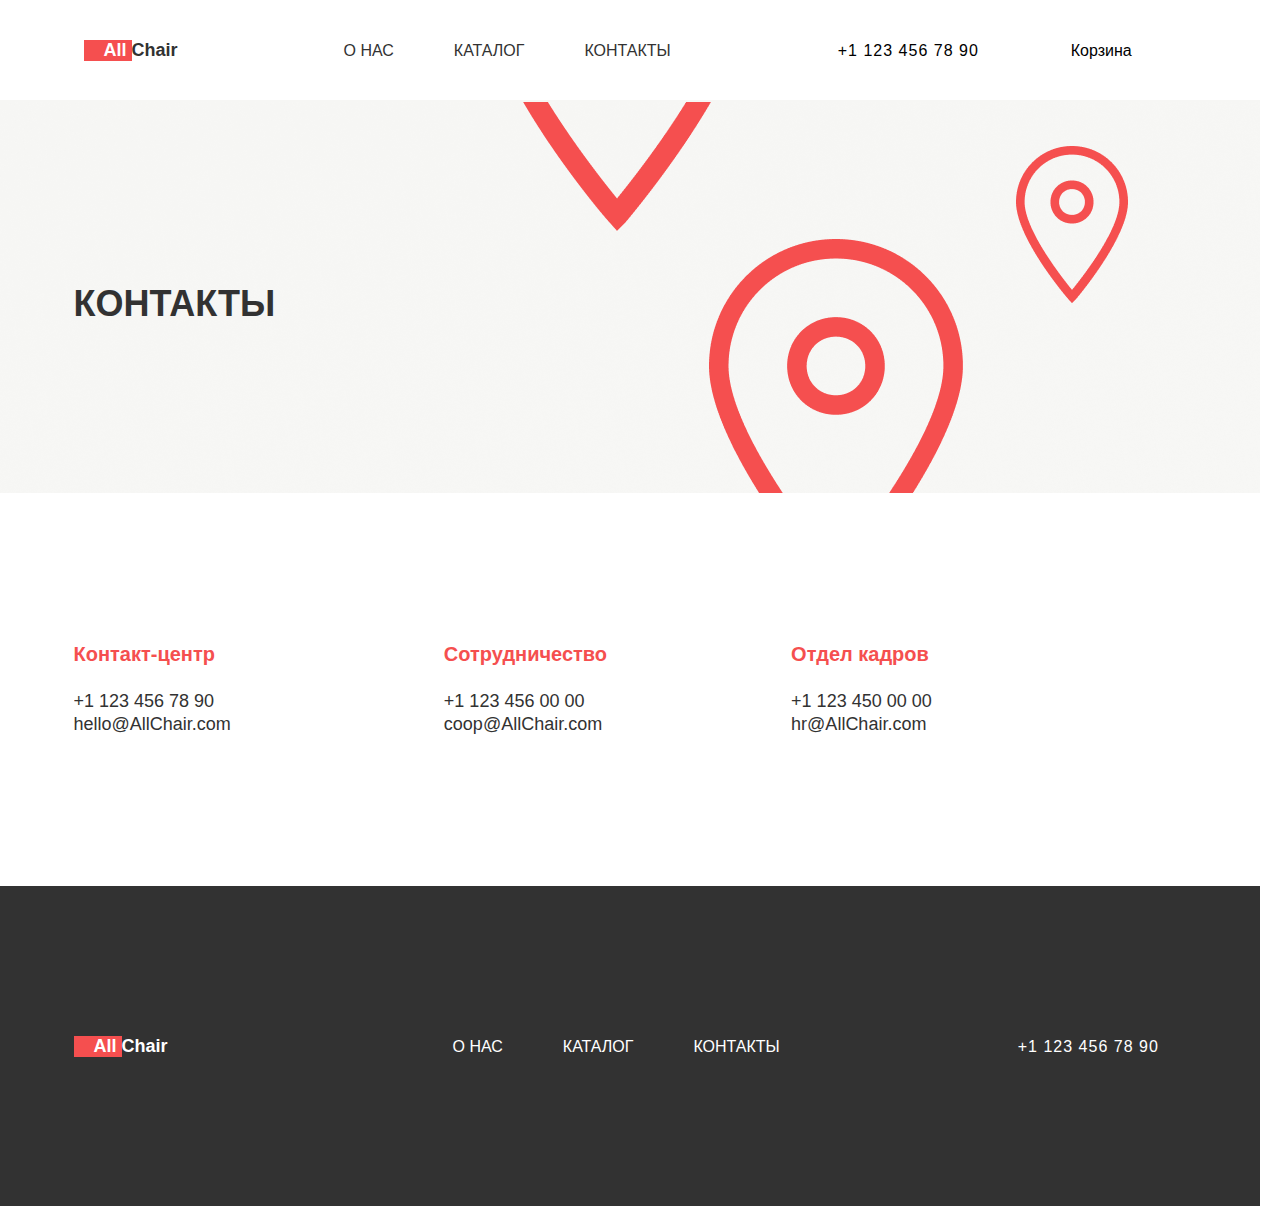
<file: contact.html>
<!DOCTYPE html>
<html lang="en">
<head>
    <meta charset="UTF-8">
    <title>Контакты</title>
    <link rel="stylesheet" href="style/contact/contact.css">
    <link rel="icon" href="img/other/icon.ico" type="image/x-icon">
</head>
<body>
<header>
    <div class="container">
        <div class="header__content">
            <section class="pink_bg logo">
                <a href="index.html">
                    <p class="logo__name"><span>All</span> Chair</p>
                </a>
            </section>
            <nav class="navigation">
                <ul>
                    <li class="navigation__text"><a href="about_us.html"><p>О НАС</p></a></li>
                    <li class="navigation__text"><a href="catalog.html"><p>КАТАЛОГ</p></a></li>
                    <li class="navigation__text"><a href="contact.html"><p>КОНТАКТЫ</p></a></li>
                </ul>
            </nav>
            <section class="header__content__phone">
                <p>+1 123 456 78 90</p>
            </section>
            <section id="cart" class="header__content__cart">
                <p>Корзина</p>
            </section>
        </div>
    </div>
</header>
<div class="banner banner__contact">
    <div class="container">
        <h1 class="category">КОНТАКТЫ</h1>
    </div>
</div>
<main>
    <div class="container main__content">
        <ul>
            <li class="feedBack-category">Контакт-центр</li>
            <li class="feedBack-phone">+1 123 456 78 90</li>
            <li class="feedBack-mail">hello@AllChair.com</li>
        </ul>
        <ul>
            <li class="feedBack-category">Сотрудничество</li>
            <li class="feedBack-phone">+1 123 456 00 00</li>
            <li class="feedBack-mail">coop@AllChair.com</li>
        </ul>
        <ul>
            <li class="feedBack-category">Отдел кадров</li>
            <li class="feedBack-phone">+1 123 450 00 00</li>
            <li class="feedBack-mail">hr@AllChair.com</li>
        </ul>
    </div>
</main>
<footer>
    <div class="container footer__content">
        <section class="pink_bg logo">
            <a href="index.html">
                <p class="logo__name"><span>All</span> Chair</p>
            </a>
        </section>
        <nav class="navigation">
            <ul>
                <li class="navigation__text"><a href="about_us.html"><p>О НАС</p></a></li>
                <li class="navigation__text"><a href="catalog.html"><p>КАТАЛОГ</p></a></li>
                <li class="navigation__text"><a href="contact.html"><p>КОНТАКТЫ</p></a></li>
            </ul>
        </nav>
        <section class="footer__content__phone">
            <p>+1 123 456 78 90</p>
        </section>
    </div>
</footer>
<script src="js/productCard.js"></script>
<script src="js/cart.js"></script>
<script src="js/ordering.js"></script>
</body>
</html>
</file>
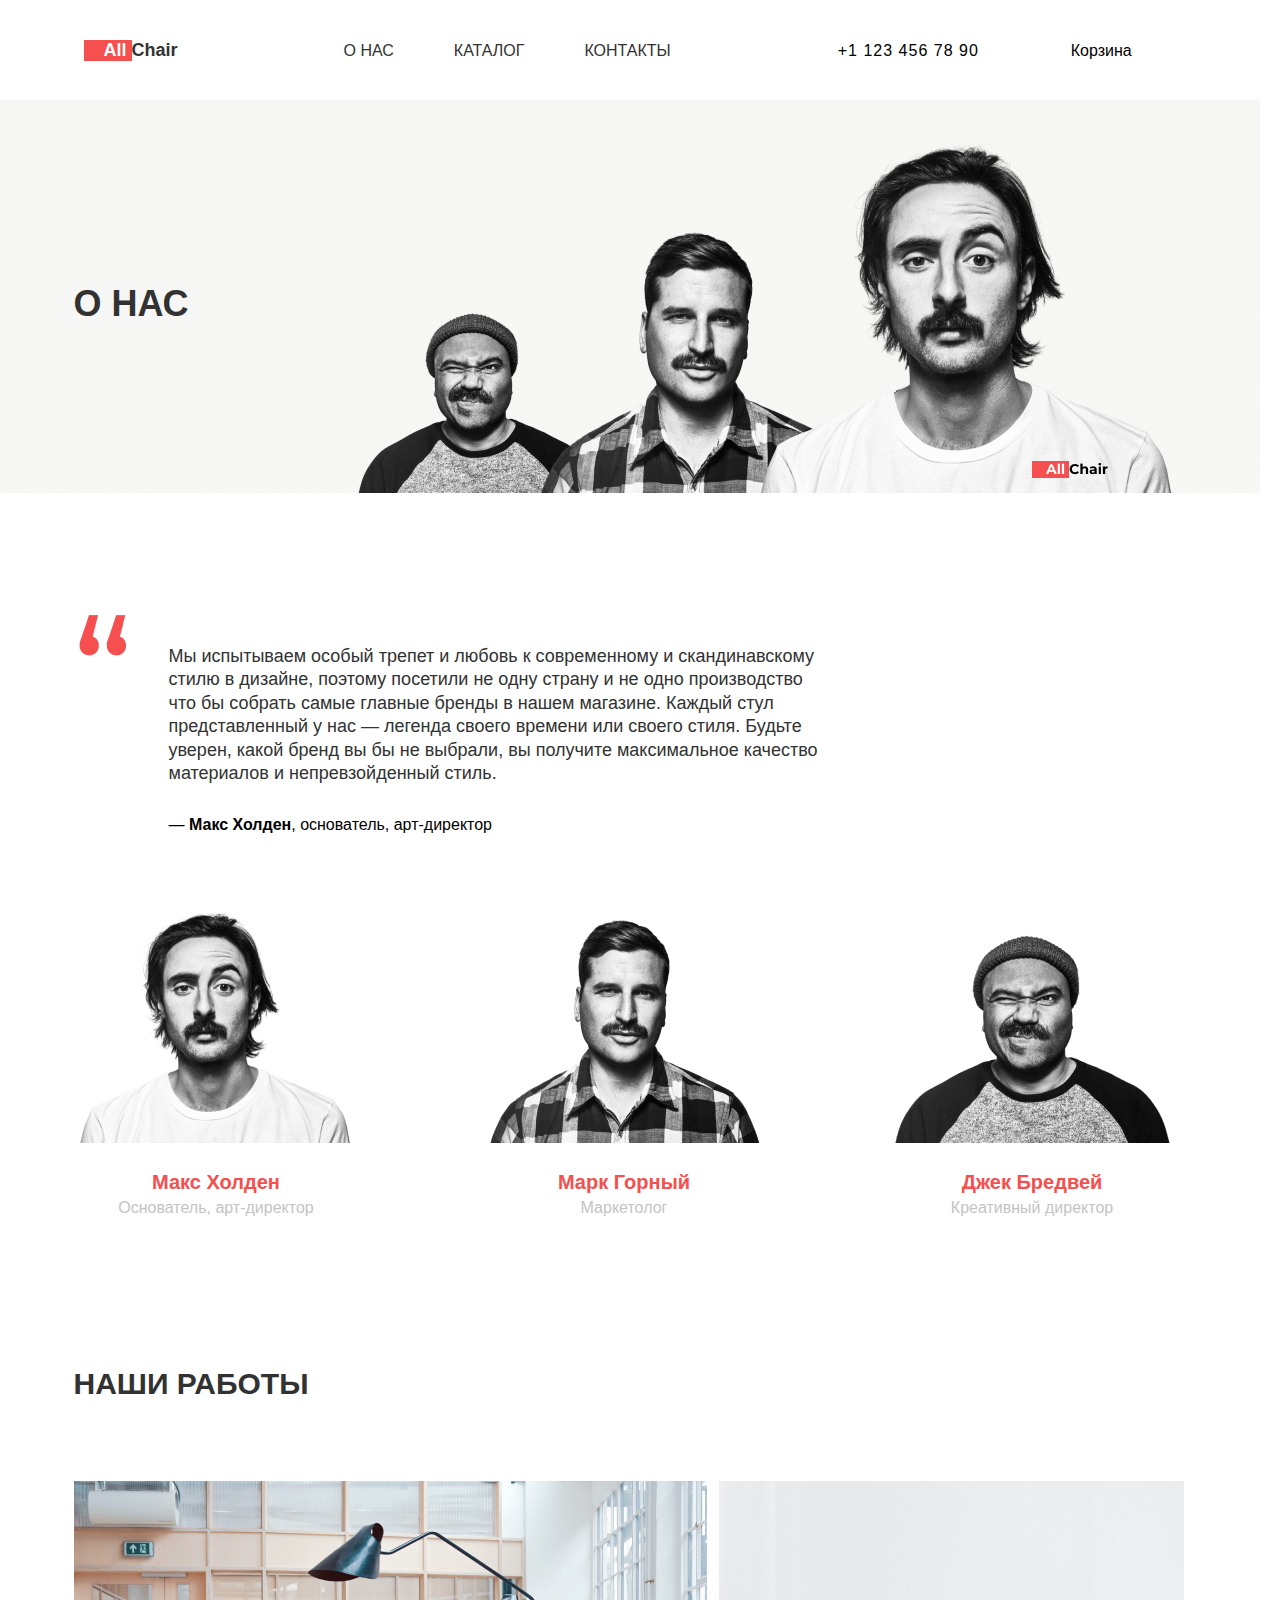
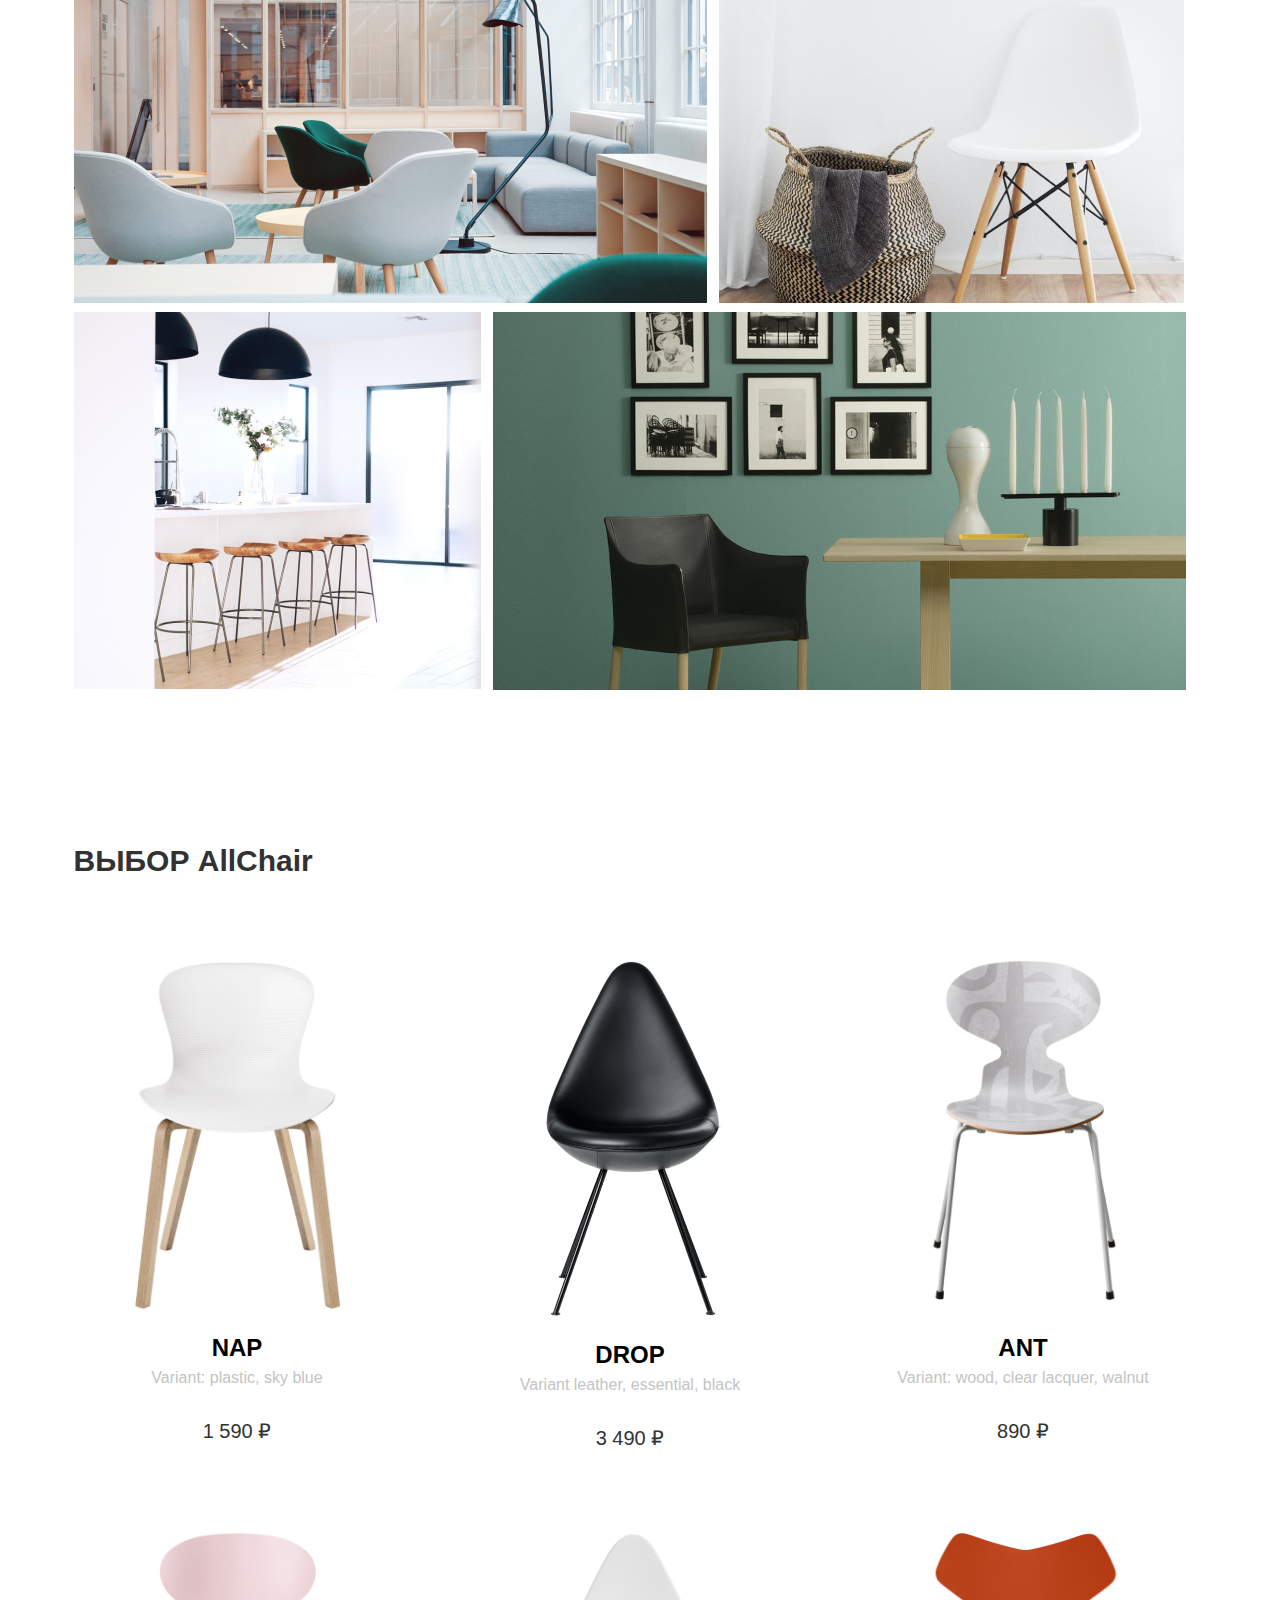
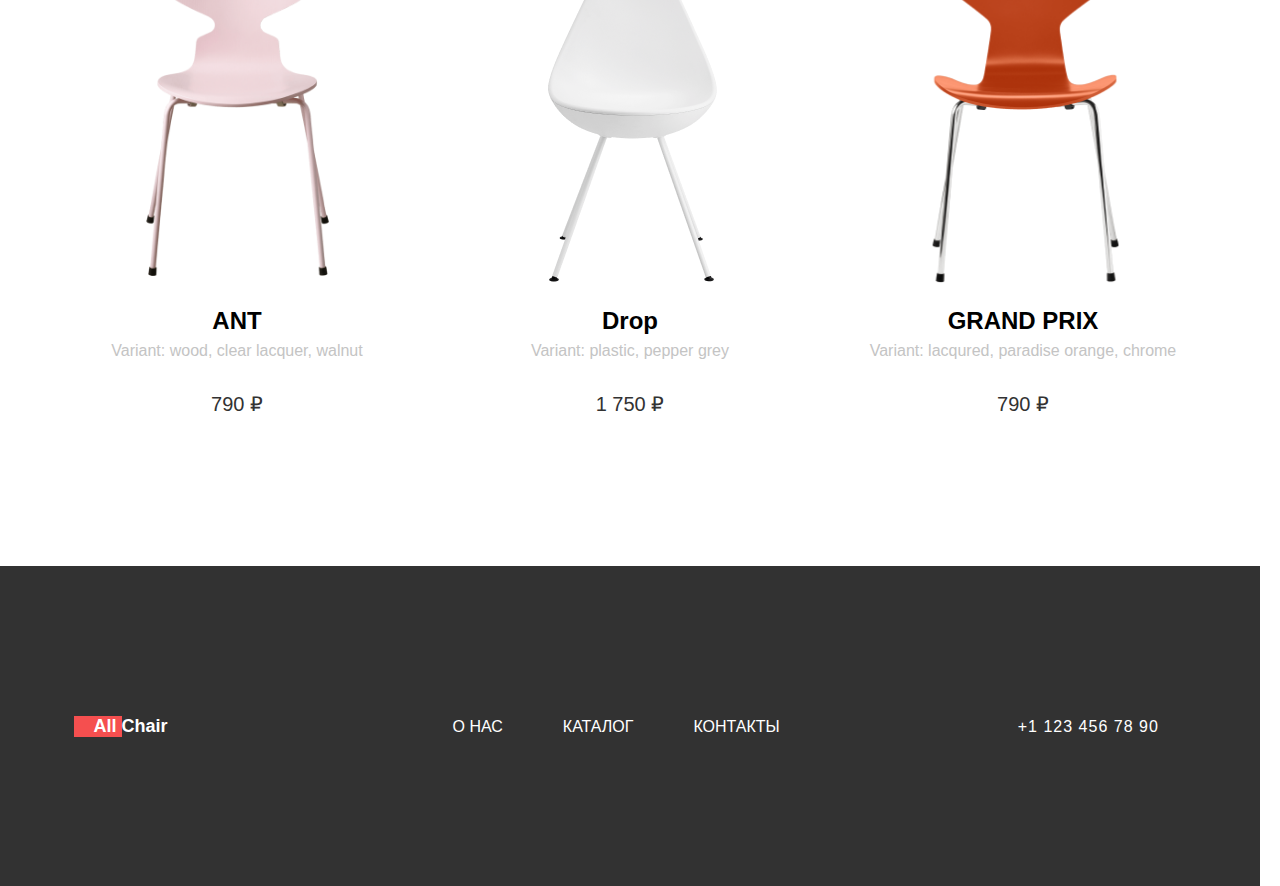
<file: templates/about_us.html>
<!DOCTYPE html>
<html lang="en">
<head>
    <meta charset="UTF-8">
    <title>О нас</title>
    <link rel="stylesheet" href="../style/about_us/about_us.css">
    <link rel="icon" href="../img/other/icon.ico" type="image/x-icon">
</head>
<body>
<header>
    <div class="container">
        <div class="header__content">
            <section class="pink_bg logo">
                <a href="index.html">
                    <p class="logo__name"><span>All</span> Chair</p>
                </a>
            </section>
            <nav class="navigation">
                <ul>
                    <li class="navigation__text"><a href="about_us.html"><p>О НАС</p></a></li>
                    <li class="navigation__text"><a href="catalog.html"><p>КАТАЛОГ</p></a></li>
                    <li class="navigation__text"><a href="contact.html"><p>КОНТАКТЫ</p></a></li>
                </ul>
            </nav>
            <section class="header__content__phone">
                <p>+1 123 456 78 90</p>
            </section>
            <section id="cart" class="header__content__cart">
                <p>Корзина</p>
            </section>
        </div>
    </div>
</header>
<div class="banner banner__aboutUs">
    <div class="container">
        <h1 class="category">О НАС</h1>
    </div>
</div>
<main>
    <div class="container main__content">
        <div class="our-team">
            <div class="our-slogan">
                <img src="../img/other/quotes.png" alt="Our team">
                <p class="slogan">
                    Мы испытываем особый трепет и любовь к современному и скандинавскому<br>
                    стилю в дизайне, поэтому посетили не одну страну и не одно производство<br>
                    что бы собрать самые главные бренды в нашем магазине. Каждый стул<br>
                    представленный у нас — легенда своего времени или своего стиля. Будьте<br>
                    уверен, какой бренд вы бы не выбрали, вы получите максимальное качество<br>
                    материалов и непревзойденный стиль.
                </p>
                <p>— <b>Макс Холден</b>, основатель, арт-директор</p>
            </div>
            <div class="our-persons">
                <div>
                    <img src="../img/people/Max.png" alt="Max">
                    <p class="name">Макс Холден</p>
                    <p class="position">Основатель, арт-директор</p>
                </div>
                <div>
                    <img src="../img/people/Mark.png" alt="Mark">
                    <p class="name">Марк Горный</p>
                    <p class="position">Маркетолог</p>
                </div>
                <div>
                    <img src="../img/people/Jack.png" alt="Jack">
                    <p class="name">Джек Бредвей</p>
                    <p class="position">Креативный директор</p>
                </div>
            </div>
            <div class="our-projects">
                <h1 class="category">НАШИ РАБОТЫ</h1>
                <div class="our-projects__content">
                    <div class="photo_container">
                        <img class="photo" src="../img/our_projects/small/project_1.png" alt="project1">
                        <img class="open-img" src="../img/other/open.svg" alt="">
                    </div>
                    <div class="photo_container">
                        <img class="photo" src="../img/our_projects/small/project_2.png" alt="project2">
                        <img class="open-img" src="../img/other/open.svg" alt="">
                    </div>
                    <div class="photo_container">
                        <img class="photo" src="../img/our_projects/small/project_3.png" alt="project3">
                        <img class="open-img" src="../img/other/open.svg" alt="">
                    </div>
                    <div class="photo_container">
                        <img class="photo" src="../img/our_projects/small/project_4.png" alt="project4">
                        <img class="open-img" src="../img/other/open.svg" alt="">
                    </div>
                </div>
            </div>
            <div class="our-choice">
                <h1 class="category">ВЫБОР AllChair</h1>
                <div class="goods">
                    <div class="goods__content">
                        <div class="product">
                            <img src="../img/products/Nap.png" alt="Nap">
                            <p class="product__name">NAP</p>
                            <p class="product__vendorCode">Артикул: 1543</p>
                            <p class="product__characteristics">Variant: plastic, sky blue</p>
                            <p class="product__price">1 590 ₽</p>
                        </div>
                        <div class="product">
                            <img src="../img/products/Drop_black.png" alt="DROP">
                            <p class="product__name">DROP</p>
                            <p class="product__vendorCode">Артикул: 2270</p>
                            <p class="product__characteristics">Variant leather, essential, black</p>
                            <p class="product__price">3 490 ₽</p>
                        </div>
                        <div class="product">
                            <img src="../img/products/Ant_vinil.png" alt="ANT">
                            <p class="product__name">ANT</p>
                            <p class="product__vendorCode">Артикул: 1110</p>
                            <p class="product__characteristics">Variant: wood, clear lacquer, walnut</p>
                            <p class="product__price">890 ₽</p>
                        </div>
                        <div class="product">
                            <img src="../img/products/Ant_pink.png" alt="ANT">
                            <p class="product__name">ANT</p>
                            <p class="product__vendorCode">Артикул: 583</p>
                            <p class="product__characteristics">Variant: wood, clear lacquer, walnut</p>
                            <p class="product__price">790 ₽</p>
                        </div>
                        <div class="product">
                            <img src="../img/products/Drop.png" alt="NAP">
                            <p class="product__name">Drop</p>
                            <p class="product__vendorCode">Артикул: 367</p>
                            <p class="product__characteristics">Variant: plastic, pepper grey</p>
                            <p class="product__price">1 750 ₽</p>
                        </div>
                        <div class="product">
                            <img src="../img/products/Grand_prix_orange.png" alt="GRAND PRIX">
                            <p class="product__name">GRAND PRIX</p>
                            <p class="product__vendorCode">Артикул: 7788</p>
                            <p class="product__characteristics">Variant: lacqured, paradise orange, chrome</p>
                            <p class="product__price">790 ₽</p>
                        </div>
                    </div>
                </div>
            </div>
        </div>
    </div>
</main>
<footer>
    <div class="container footer__content">
        <section class="pink_bg logo">
            <a href="index.html">
                <p class="logo__name"><span>All</span> Chair</p>
            </a>
        </section>
        <nav class="navigation">
            <ul>
                <li class="navigation__text"><a href="about_us.html"><p>О НАС</p></a></li>
                <li class="navigation__text"><a href="catalog.html"><p>КАТАЛОГ</p></a></li>
                <li class="navigation__text"><a href="contact.html"><p>КОНТАКТЫ</p></a></li>
            </ul>
        </nav>
        <section class="footer__content__phone">
            <p>+1 123 456 78 90</p>
        </section>
    </div>
</footer>
<script src="../js/productCard.js"></script>
<script src="../js/cart.js"></script>
<script src="../js/ordering.js"></script>
<script src="../js/photoSlide.js"></script>
</body>
</html>
</file>
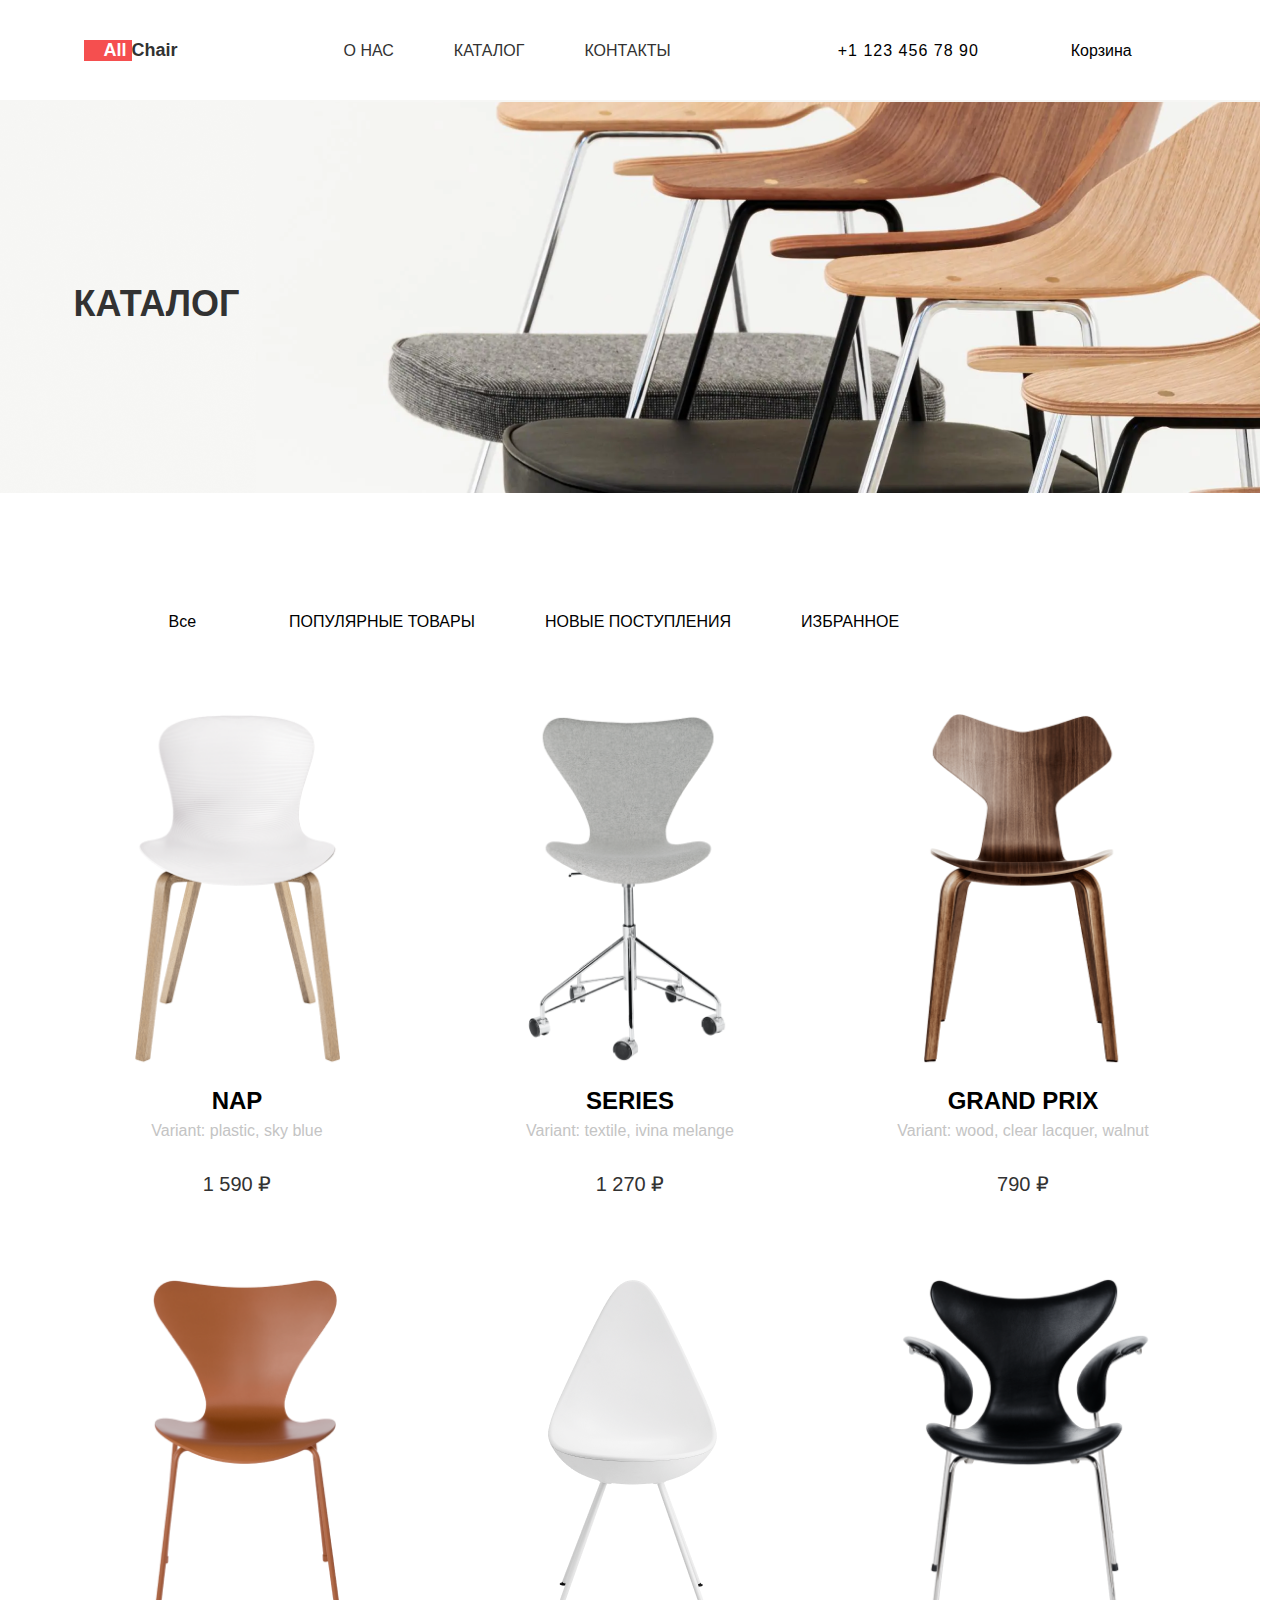
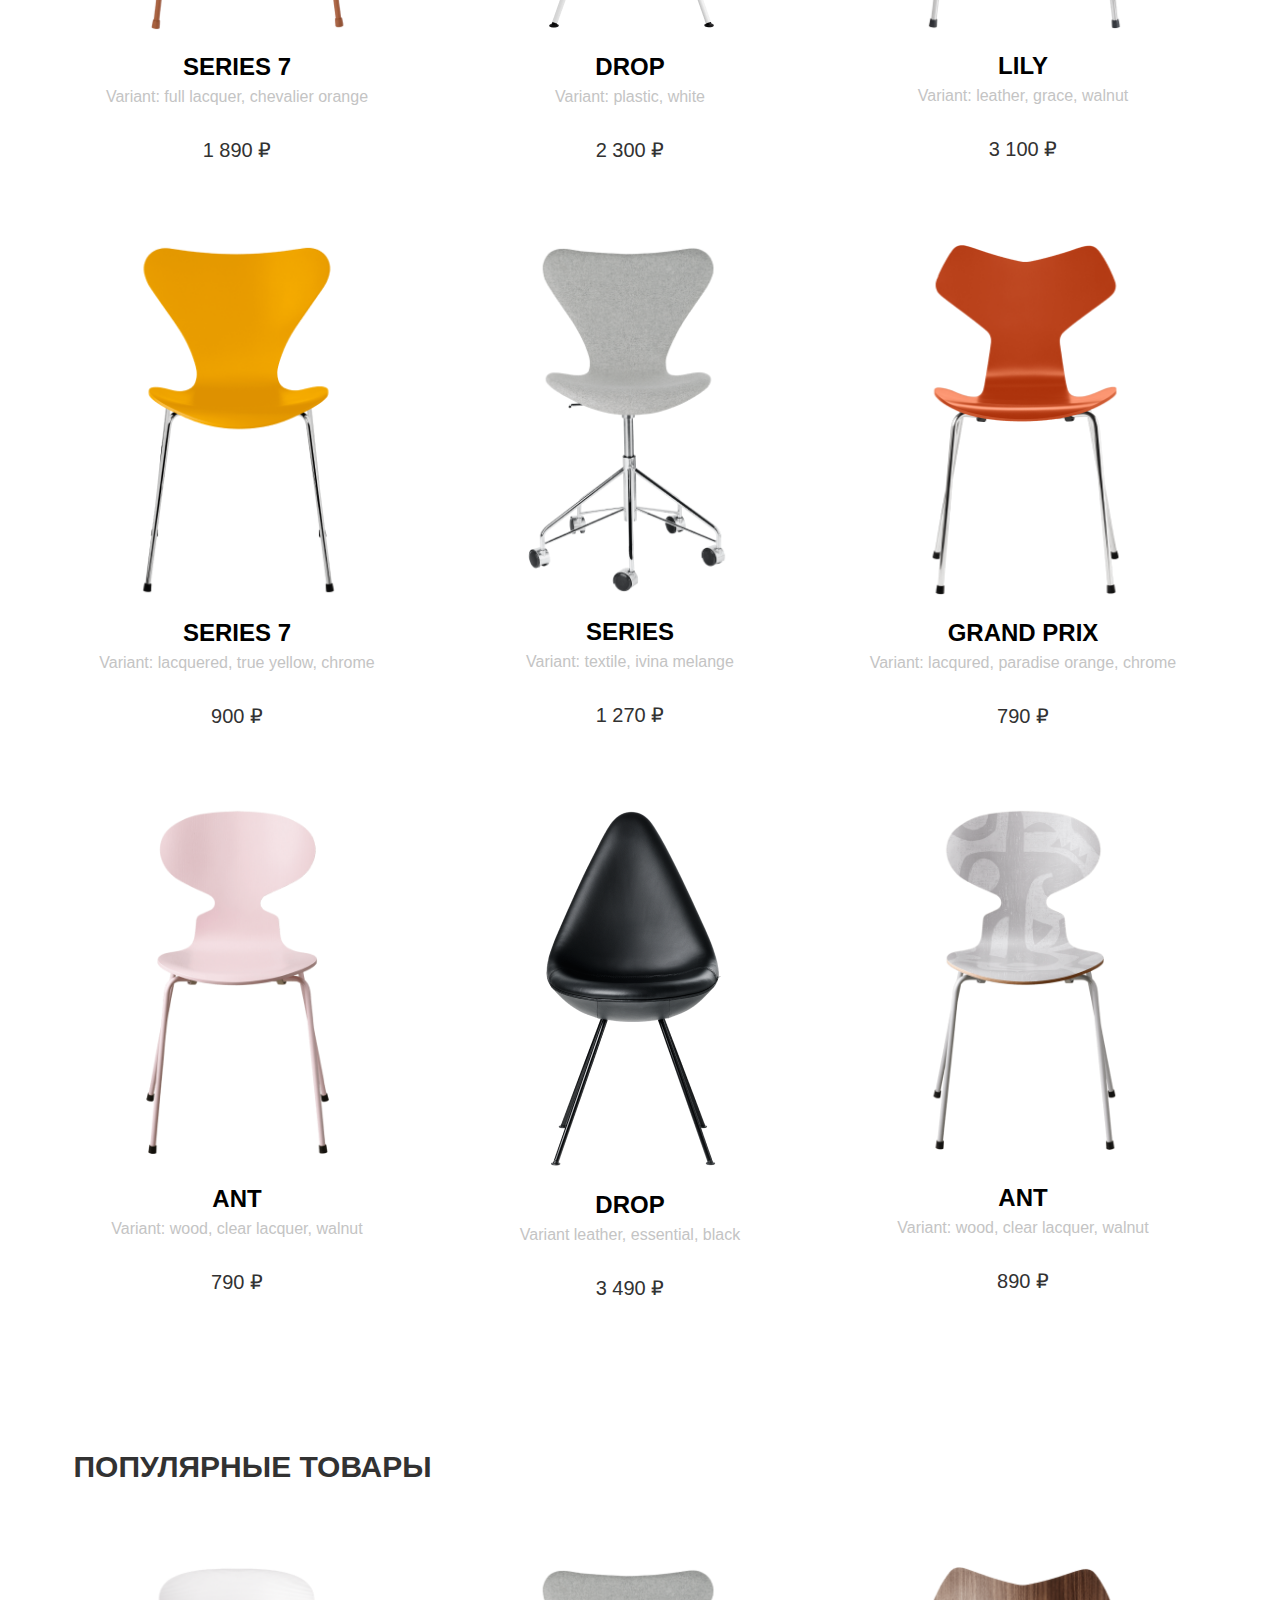
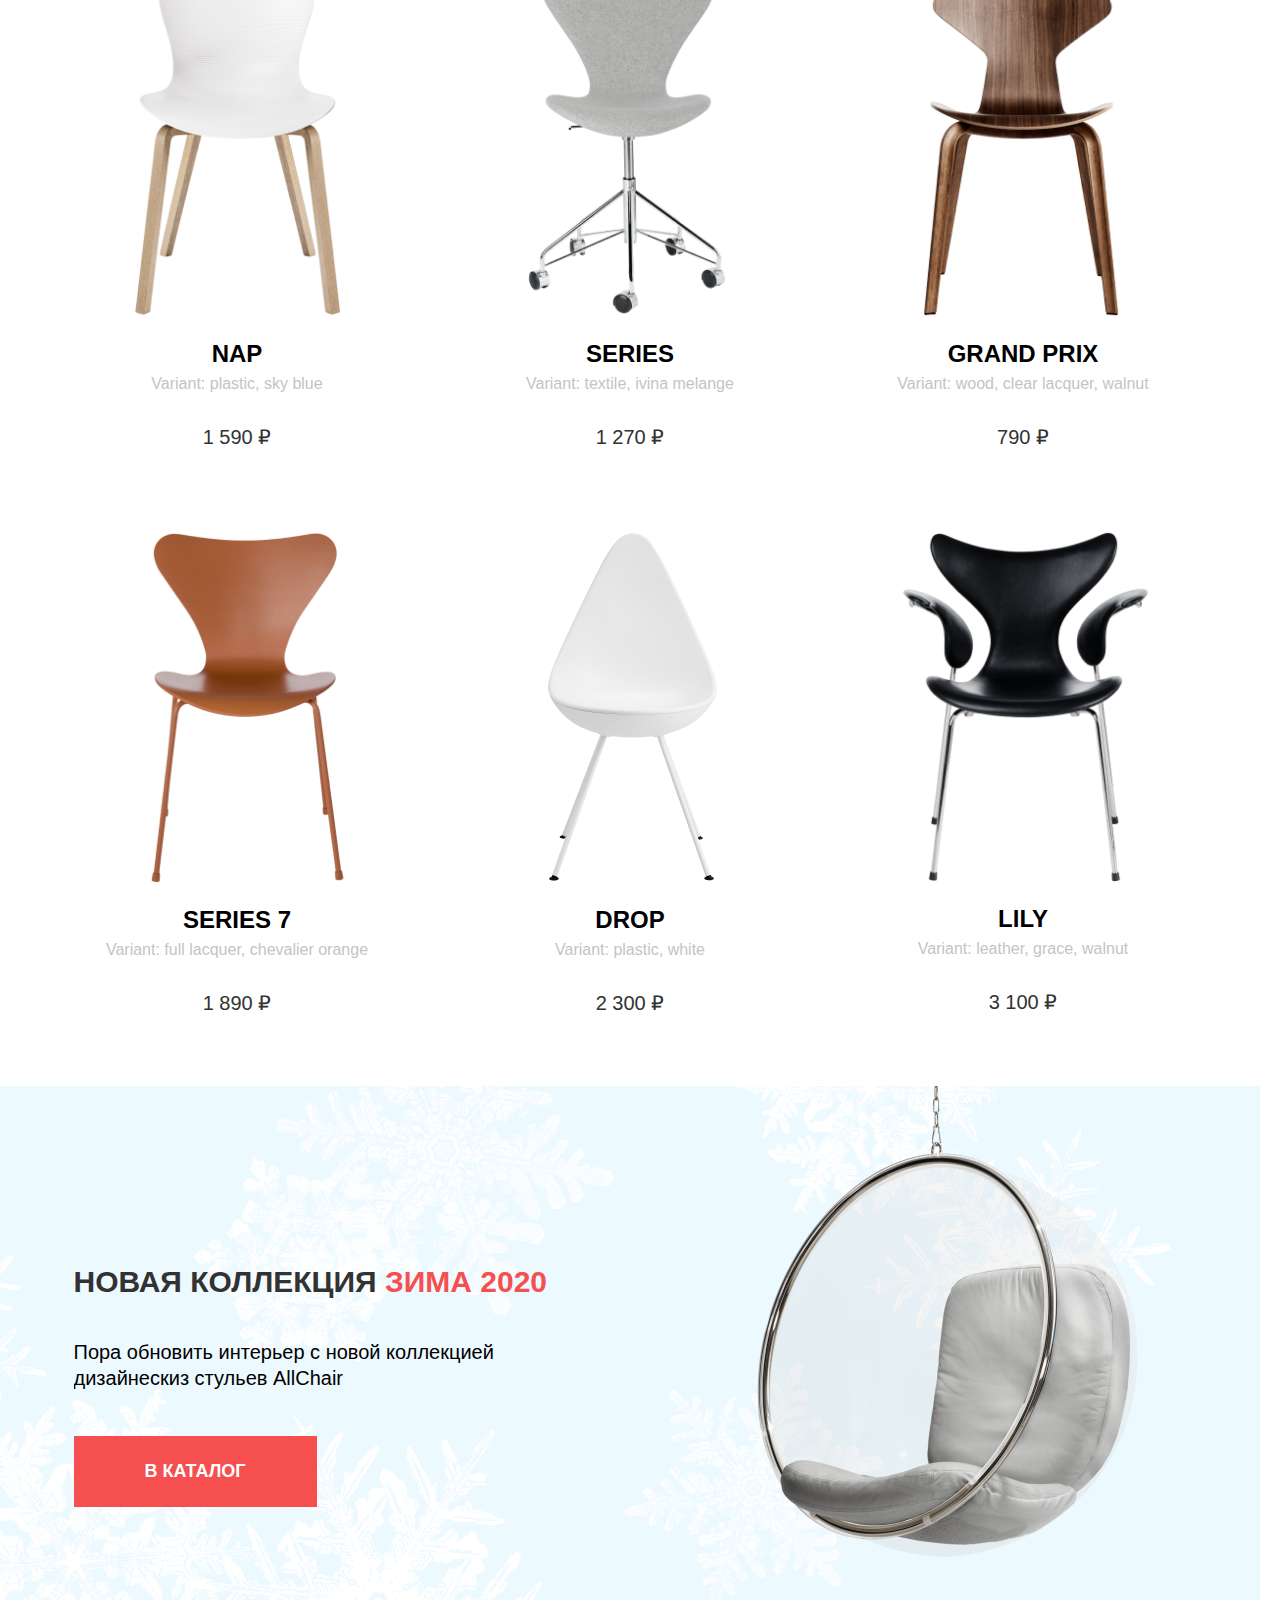
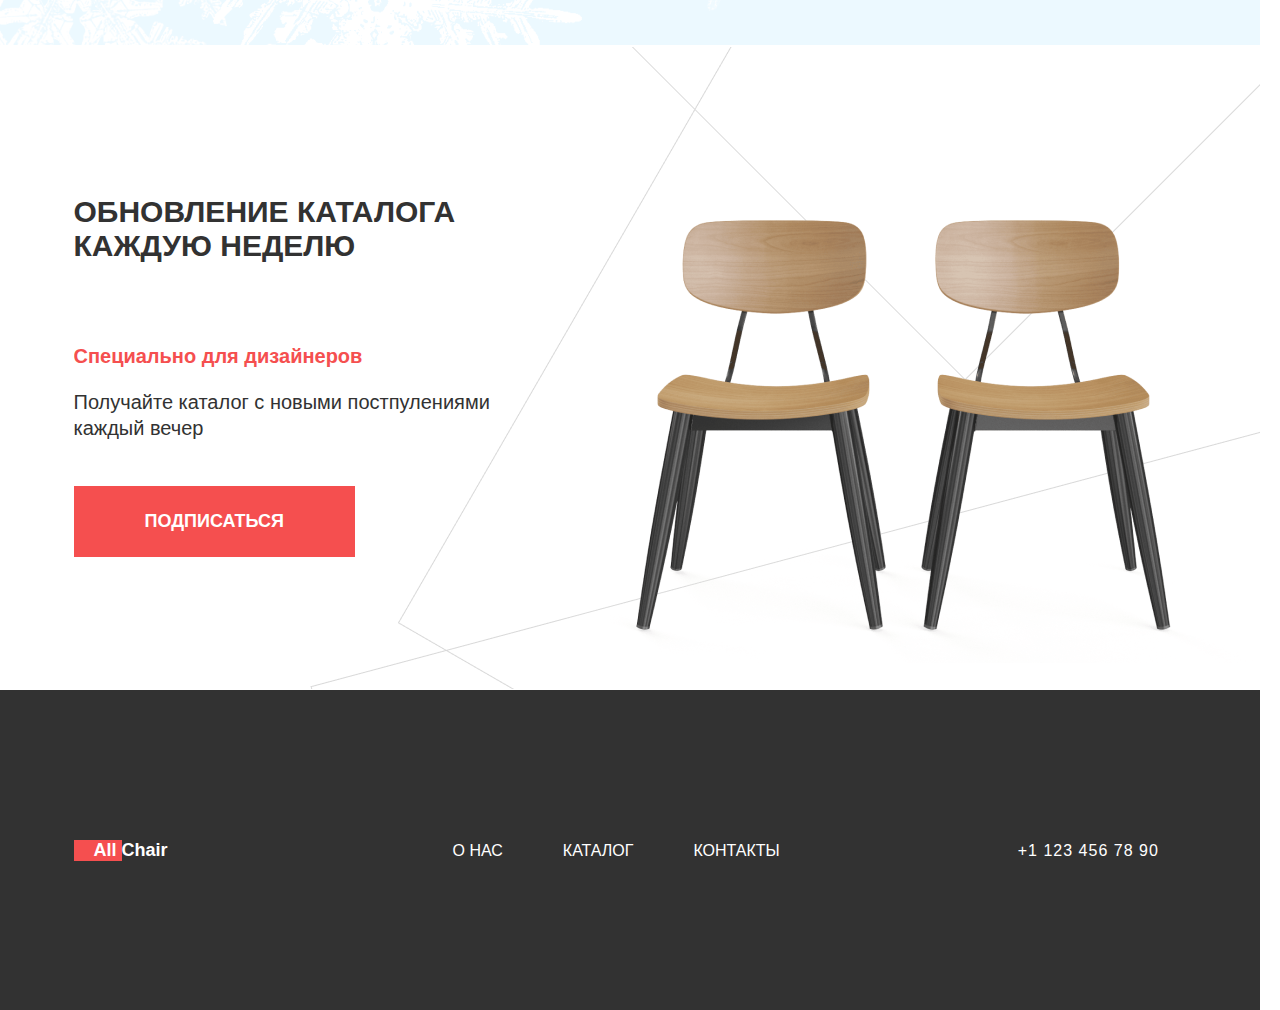
<file: templates/catalog.html>
<!DOCTYPE html>
<html lang="en">
<head>
    <meta charset="UTF-8">
    <title>Каталог</title>
    <link rel="stylesheet" href="../style/catalog/catalog.css">
    <link rel="icon" href="../img/other/icon.ico" type="image/icon">
</head>
<body>
<header>
    <div class="container">
        <div class="header__content">
            <section class="pink_bg logo">
                <a href="index.html">
                    <p class="logo__name"><span>All</span> Chair</p>
                </a>
            </section>
            <nav class="navigation">
                <ul>
                    <li class="navigation__text"><a href="about_us.html"><p>О НАС</p></a></li>
                    <li class="navigation__text"><a href="catalog.html"><p>КАТАЛОГ</p></a></li>
                    <li class="navigation__text"><a href="contact.html"><p>КОНТАКТЫ</p></a></li>
                </ul>
            </nav>
            <section class="header__content__phone">
                <p>+1 123 456 78 90</p>
            </section>
            <section id="cart" class="header__content__cart">
                <p>Корзина</p>
            </section>
        </div>
    </div>
</header>
<div class="banner banner__catalog">
    <div class="container">
        <h1 class="category">КАТАЛОГ</h1>
    </div>
</div>
<main class="main">
    <div class="container">
        <div class="all-products">
            <div class="filter">
                <ul>
                    <li id="all" class="all-products__category">Все</li>
                    <li id="popular" class="all-products__category">ПОПУЛЯРНЫЕ ТОВАРЫ</li>
                    <li id="new" class="all-products__category">НОВЫЕ ПОСТУПЛЕНИЯ</li>
                    <li id="favorites" class="all-products__category">ИЗБРАННОЕ</li>
                </ul>
            </div>
            <div class="goods">
                <div class="goods__content">
                    <div class="product our-choice">
                        <img src="../img/products/Nap.png" alt="Nap">
                        <p class="product__name">NAP</p>
                        <p class="product__vendorCode">Артикул: 1543</p>
                        <p class="product__characteristics">Variant: plastic, sky blue</p>
                        <p class="product__price">1 590 ₽</p>
                    </div>
                    <div class="product new">
                        <img src="../img/products/Series.png" alt="SERIES">
                        <p class="product__name">SERIES</p>
                        <p class="product__vendorCode">Артикул: 0437</p>
                        <p class="product__characteristics">Variant: textile, ivina melange</p>
                        <p class="product__price">1 270 ₽</p>
                    </div>
                    <div class="product new">
                        <img src="../img/products/Grand%20Prix.png" alt="GRAND PRIX">
                        <p class="product__name">GRAND PRIX</p>
                        <p class="product__vendorCode">Артикул: 735</p>
                        <p class="product__characteristics">Variant: wood, clear lacquer, walnut</p>
                        <p class="product__price">790 ₽</p>
                    </div>
                    <div class="product new">
                        <img src="../img/products/Series_7.png" alt="Series_7">
                        <p class="product__name">SERIES 7</p>
                        <p class="product__vendorCode">Артикул: 1543</p>
                        <p class="product__characteristics">Variant: full lacquer, chevalier orange</p>
                        <p class="product__price">1 890 ₽</p>
                    </div>
                    <div class="product new">
                        <img src="../img/products/Drop.png" alt="DROP">
                        <p class="product__name">DROP</p>
                        <p class="product__vendorCode">Артикул: 367</p>
                        <p class="product__characteristics">Variant: plastic, white</p>
                        <p class="product__price">2 300 ₽</p>
                    </div>
                    <div class="product new">
                        <img src="../img/products/Lily.png" alt="LILY">
                        <p class="product__name">LILY</p>
                        <p class="product__vendorCode">Артикул: 9981</p>
                        <p class="product__characteristics">Variant: leather, grace, walnut</p>
                        <p class="product__price">3 100 ₽</p>
                    </div>
                    <div class="product new">
                        <img src="../img/products/Series_7_yellow.png" alt="Series_7">
                        <p class="product__name">SERIES 7</p>
                        <p class="product__vendorCode">Артикул: 883</p>
                        <p class="product__characteristics">Variant: lacquered, true yellow, chrome</p>
                        <p class="product__price">900 ₽</p>
                    </div>
                    <div class="product">
                        <img src="../img/products/Series.png" alt="SERIES">
                        <p class="product__name">SERIES</p>
                        <p class="product__vendorCode">Артикул: 0437</p>
                        <p class="product__characteristics">Variant: textile, ivina melange</p>
                        <p class="product__price">1 270 ₽</p>
                    </div>
                    <div class="product our-choice">
                        <img src="../img/products/Grand_prix_orange.png" alt="GRAND PRIX">
                        <p class="product__name">GRAND PRIX</p>
                        <p class="product__vendorCode">Артикул: 7788</p>
                        <p class="product__characteristics">Variant: lacqured, paradise orange, chrome</p>
                        <p class="product__price">790 ₽</p>
                    </div>
                    <div class="product our-choice">
                        <img src="../img/products/Ant_pink.png" alt="ANT">
                        <p class="product__name">ANT</p>
                        <p class="product__vendorCode">Артикул: 735</p>
                        <p class="product__characteristics">Variant: wood, clear lacquer, walnut</p>
                        <p class="product__price">790 ₽</p>
                    </div>
                    <div class="product our-choice">
                        <img src="../img/products/Drop_black.png" alt="DROP">
                        <p class="product__name">DROP</p>
                        <p class="product__vendorCode">Артикул: 2270</p>
                        <p class="product__characteristics">Variant leather, essential, black</p>
                        <p class="product__price">3 490 ₽</p>
                    </div>
                    <div class="product our-choice">
                        <img src="../img/products/Ant_vinil.png" alt="ANT">
                        <p class="product__name">ANT</p>
                        <p class="product__vendorCode">Артикул: 1110</p>
                        <p class="product__characteristics">Variant: wood, clear lacquer, walnut</p>
                        <p class="product__price">890 ₽</p>
                    </div>
                </div>
            </div>
            <div class="goods">
                <h1 class="category hide">ПОПУЛЯРНЫЕ ТОВАРЫ</h1>
                <div class="goods__content popular-goods">
                    <div class="product">
                        <img src="../img/products/Nap.png" alt="Nap">
                        <p class="product__name">NAP</p>
                        <p class="product__vendorCode">Артикул: 1543</p>
                        <p class="product__characteristics">Variant: plastic, sky blue</p>
                        <p class="product__price">1 590 ₽</p>
                    </div>
                    <div class="product popular">
                        <img src="../img/products/Series.png" alt="SERIES">
                        <p class="product__name">SERIES</p>
                        <p class="product__vendorCode">Артикул: 0437</p>
                        <p class="product__characteristics">Variant: textile, ivina melange</p>
                        <p class="product__price">1 270 ₽</p>
                    </div>
                    <div class="product popular">
                        <img src="../img/products/Grand%20Prix.png" alt="GRAND PRIX">
                        <p class="product__name">GRAND PRIX</p>
                        <p class="product__vendorCode">Артикул: 735</p>
                        <p class="product__characteristics">Variant: wood, clear lacquer, walnut</p>
                        <p class="product__price">790 ₽</p>
                    </div>
                    <div class="product popular">
                        <img src="../img/products/Series_7.png" alt="Series_7">
                        <p class="product__name">SERIES 7</p>
                        <p class="product__vendorCode">Артикул: 1543</p>
                        <p class="product__characteristics">Variant: full lacquer, chevalier orange</p>
                        <p class="product__price">1 890 ₽</p>
                    </div>
                    <div class="product popular">
                        <img src="../img/products/Drop.png" alt="DROP">
                        <p class="product__name">DROP</p>
                        <p class="product__vendorCode">Артикул: 367</p>
                        <p class="product__characteristics">Variant: plastic, white</p>
                        <p class="product__price">2 300 ₽</p>
                    </div>
                    <div class="product popular">
                        <img src="../img/products/Lily.png" alt="LILY">
                        <p class="product__name">LILY</p>
                        <p class="product__vendorCode">Артикул: 9981</p>
                        <p class="product__characteristics">Variant: leather, grace, walnut</p>
                        <p class="product__price">3 100 ₽</p>
                    </div>
                </div>
            </div>
        </div>
    </div>
    <div class="new-collection">
        <div class="container">
            <div class="new-collection__text">
                <h1 class="new-collection__text__main">НОВАЯ КОЛЛЕКЦИЯ <span>ЗИМА 2020</span></h1>
                <p class="new-collection__text__about-collection">
                    Пора обновить интерьер с новой коллекцией<br>
                    дизайнескиз стульев AllChair</p>
                <a href="catalog.html">
                    <button class="btn">В КАТАЛОГ</button>
                </a>
            </div>
        </div>
    </div>
    <div class="subscribe">
        <div class="subscribe__text">
            <div class="container">
                <h2 class="category">ОБНОВЛЕНИЕ КАТАЛОГА<br>
                    КАЖДУЮ НЕДЕЛЮ</h2>
                <p>Специально для дизайнеров</p>
                <p>Получайте каталог с новыми постпулениями<br>
                    каждый вечер</p>
                <button id="subscribe-btn" class="btn">ПОДПИСАТЬСЯ</button>
            </div>
        </div>
    </div>
</main>
<footer>
    <div class="container footer__content">
        <section class="pink_bg logo">
            <a href="index.html">
                <p class="logo__name"><span>All</span> Chair</p>
            </a>
        </section>
        <nav class="navigation">
            <ul>
                <li class="navigation__text"><a href="about_us.html"><p>О НАС</p></a></li>
                <li class="navigation__text"><a href="catalog.html"><p>КАТАЛОГ</p></a></li>
                <li class="navigation__text"><a href="contact.html"><p>КОНТАКТЫ</p></a></li>
            </ul>
        </nav>
        <section class="footer__content__phone">
            <p>+1 123 456 78 90</p>
        </section>
    </div>
</footer>
<script src="../js/productCard.js"></script>
<script src="../js/cart.js"></script>
<script src="../js/ordering.js"></script>
<script src="../js/feedback.js"></script>
<script src="../js/filter.js"></script>
</body>
</html>
</file>
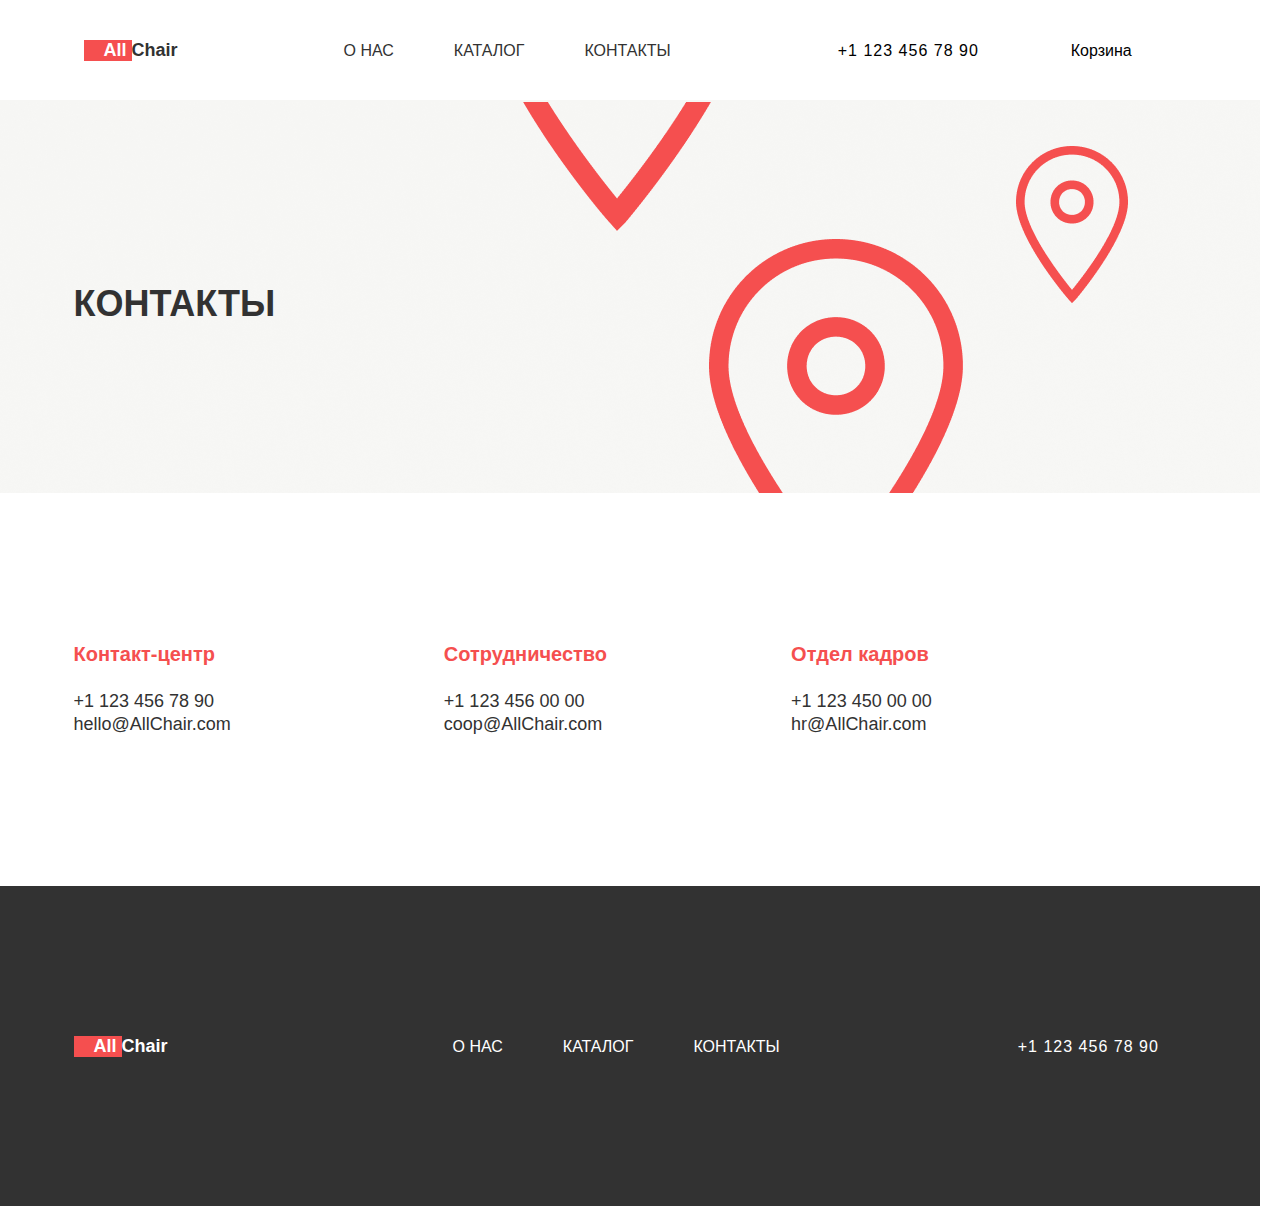
<file: templates/contact.html>
<!DOCTYPE html>
<html lang="en">
<head>
    <meta charset="UTF-8">
    <title>Контакты</title>
    <link rel="stylesheet" href="../style/contact/contact.css">
    <link rel="icon" href="../img/other/icon.ico" type="image/x-icon">
</head>
<body>
<header>
    <div class="container">
        <div class="header__content">
            <section class="pink_bg logo">
                <a href="index.html">
                    <p class="logo__name"><span>All</span> Chair</p>
                </a>
            </section>
            <nav class="navigation">
                <ul>
                    <li class="navigation__text"><a href="about_us.html"><p>О НАС</p></a></li>
                    <li class="navigation__text"><a href="catalog.html"><p>КАТАЛОГ</p></a></li>
                    <li class="navigation__text"><a href="contact.html"><p>КОНТАКТЫ</p></a></li>
                </ul>
            </nav>
            <section class="header__content__phone">
                <p>+1 123 456 78 90</p>
            </section>
            <section id="cart" class="header__content__cart">
                <p>Корзина</p>
            </section>
        </div>
    </div>
</header>
<div class="banner banner__contact">
    <div class="container">
        <h1 class="category">КОНТАКТЫ</h1>
    </div>
</div>
<main>
    <div class="container main__content">
        <ul>
            <li class="feedBack-category">Контакт-центр</li>
            <li class="feedBack-phone">+1 123 456 78 90</li>
            <li class="feedBack-mail">hello@AllChair.com</li>
        </ul>
        <ul>
            <li class="feedBack-category">Сотрудничество</li>
            <li class="feedBack-phone">+1 123 456 00 00</li>
            <li class="feedBack-mail">coop@AllChair.com</li>
        </ul>
        <ul>
            <li class="feedBack-category">Отдел кадров</li>
            <li class="feedBack-phone">+1 123 450 00 00</li>
            <li class="feedBack-mail">hr@AllChair.com</li>
        </ul>
    </div>
</main>
<footer>
    <div class="container footer__content">
        <section class="pink_bg logo">
            <a href="index.html">
                <p class="logo__name"><span>All</span> Chair</p>
            </a>
        </section>
        <nav class="navigation">
            <ul>
                <li class="navigation__text"><a href="about_us.html"><p>О НАС</p></a></li>
                <li class="navigation__text"><a href="catalog.html"><p>КАТАЛОГ</p></a></li>
                <li class="navigation__text"><a href="contact.html"><p>КОНТАКТЫ</p></a></li>
            </ul>
        </nav>
        <section class="footer__content__phone">
            <p>+1 123 456 78 90</p>
        </section>
    </div>
</footer>
<script src="../js/productCard.js"></script>
<script src="../js/cart.js"></script>
<script src="../js/ordering.js"></script>
</body>
</html>
</file>
<file: style/main/main.css>
@font-face {
  font-family: "Montserrat-Bold", "Montserrat-Medium", "Montserrat-Regular", sans-serif;
  src: url("../fonts/Montserrat-Bold.ttf");
  src: url("../fonts/Montserrat-Medium.ttf");
  src: url("../fonts/Montserrat-Regular.ttf");
}
.subscribe-card {
  z-index: 100;
  position: fixed;
  left: 50%;
  top: 50%;
  transform: translate(-50%, -50%);
  background-color: white;
}
.subscribe-card__text {
  color: #323232;
  padding-left: 76px;
}
.subscribe-card__text:nth-child(3) {
  font-size: 30px;
  font-weight: bold;
  padding-top: 48px;
  padding-bottom: 24px;
}
.subscribe-card__text:nth-child(4) {
  font-size: 20px;
}
.subscribe-card form {
  padding-bottom: 69px;
}
.subscribe-card form > input {
  padding: 24px 9px 24px 28px;
  border: 1px solid #c4c4c4;
  outline: none;
  font-size: 18px;
  color: #c4c4c4;
  margin-left: 76px;
}
.subscribe-card form > .btn {
  padding: 24px 49px 24px 50px;
  margin-left: 26px;
  margin-top: 29px;
}
.subscribe-card > .close {
  position: absolute;
  width: 36px;
  height: 36px;
  right: 25px;
  top: 25px;
  cursor: pointer;
}

.card {
  display: flex;
  z-index: 100;
  position: fixed;
  left: 50%;
  top: 50%;
  transform: translate(-50%, -50%);
  background-color: white;
  padding: 94px 76px 88px 46px;
}
.card > .close {
  position: absolute;
  width: 36px;
  height: 36px;
  right: 25px;
  top: 25px;
  cursor: pointer;
}
.card > .container {
  background-color: rgba(0, 0, 0, 0.5);
}
.card img {
  width: 382px;
  height: 438px;
}
.card__name {
  font-size: 30px;
  color: #323232;
  font-weight: bold;
  padding-bottom: 15px;
}
.card__vendorCode {
  font-size: 16px;
  color: #c4c4c4;
  padding-bottom: 23px;
}
.card__price {
  font-size: 24px;
  color: #323232;
}
.card__info > .btn {
  margin-top: 34px;
  margin-bottom: 45px;
  padding: 23px 64px 25px 72px;
}
.card__aboutGoods {
  font-size: 14.5px;
  color: #323232;
  line-height: 1.3;
}

.cart {
  z-index: 100;
  position: fixed;
  width: 800px;
  background-color: white;
  padding: 55px 65px;
  left: 50%;
  top: 50%;
  transform: translate(-50%, -50%);
}
.cart h1 {
  font-size: 30px;
  color: #323232;
  padding-bottom: 49px;
  border-bottom: 1px solid #c4c4c4;
}
.cart > .close {
  position: absolute;
  top: 30px;
  right: 25px;
  cursor: pointer;
}
.cart .empty-cart {
  padding: 42px 0;
  font-size: 20px;
  color: #323232;
}
.cart > .btn {
  padding: 24px 70px;
  border: 1px solid #f54f4f;
  background-color: #f54f4f;
  font-weight: bold;
  color: white;
  font-size: 18px;
  outline: none;
}
.cart > .btn:hover {
  box-shadow: 0 4px 10px rgba(245, 79, 79, 0.44);
  cursor: pointer;
}
.cart__itemAdded {
  display: flex;
  align-items: center;
  margin: 42px 0 55px 0;
}
.cart__itemAdded > p:nth-child(2) {
  font-size: 18px;
  font-weight: bold;
  color: #6BD69C;
  padding-left: 14px;
  padding-right: 40px;
}
.cart__itemAdded > p:nth-child(3) {
  font-size: 14px;
  width: 140px;
  cursor: default;
}
.cart__itemAdded > p:nth-child(3) > span {
  color: #f54f4f;
  border-bottom: 1px solid;
  cursor: pointer;
}
.cart__itemAdded > img {
  width: 22px !important;
  height: 22px !important;
}

.non-hover {
  border-radius: 1000px !important;
  border: 1px solid #c4c4c4 !important;
  color: #c4c4c4 !important;
  font-size: 20px !important;
  height: 22px !important;
  width: 22px !important;
  text-align: center !important;
}
.non-hover:hover {
  border-color: #c4c4c4 !important;
  color: #c4c4c4 !important;
  cursor: default !important;
}

.cart-item {
  transition: 1s;
  display: grid;
  grid-template-columns: 104px 211px 195px 95px 110px 84px;
  padding-top: 28px;
  padding-bottom: 22px;
  position: relative;
}
.cart-item ul {
  list-style-type: none;
}
.cart-item__name {
  padding-top: 20px;
  padding-bottom: 4px;
  font-weight: bold;
  font-size: 20px;
  color: #323232;
}
.cart-item__vendorCode {
  font-size: 16px;
  color: #c4c4c4;
}
.cart-item__quantity {
  display: flex;
  padding-top: 22px;
  user-select: none;
}
.cart-item__quantity .plus, .cart-item__quantity .minus {
  border-radius: 1000px;
  border: 1px solid #c4c4c4;
  color: #c4c4c4;
  font-size: 20px;
  height: 22px;
  width: 22px;
  text-align: center !important;
  line-height: 23px;
  padding-left: 1px;
}
.cart-item__quantity .plus:hover, .cart-item__quantity .minus:hover {
  border-color: #323232;
  color: #323232;
  cursor: pointer;
}
.cart-item__quantity > .minus {
  line-height: 20px;
}
.cart-item__quantity > .quantity-result {
  padding: 0 12px;
  color: #323232;
  font-size: 20px;
  width: 12px;
}
.cart-item__price {
  font-size: 24px;
  color: #323232;
  padding-top: 19px;
  font-weight: 500;
  white-space: nowrap;
  text-align: right;
}
.cart-item__delete {
  padding-top: 19px;
  text-align: -webkit-right !important;
}
.cart-item__delete > p {
  border-radius: 50%;
  border: 1px solid #c4c4c4;
  width: 26px;
  height: 26px;
  color: #c4c4c4;
}
.cart-item__delete > p > .delete {
  cursor: pointer;
  text-align: center;
  font-size: 24px;
  line-height: 27px;
  display: block;
  transform: rotate(45deg);
}
.cart-item__delete > p:hover {
  color: black;
  border-color: black;
}
.cart-item span {
  text-align: right;
}

.item-img {
  width: 79px;
  height: 91px;
}

.cart-bottom {
  display: flex;
  justify-content: space-between;
  border-top: 1px solid #c4c4c4;
  margin-top: 18px;
}

.promo-code input {
  border: 1px solid #c4c4c4;
  padding: 14px 0 14px 21px;
  outline: none;
  font-size: 20px;
  color: #c4c4c4;
}

.result:last-child {
  padding-left: 0;
}
.result > section {
  padding-left: 197px;
  display: grid;
  grid-template-columns: 140px 150px;
}
.result > section:first-child {
  padding-bottom: 10px;
}
.result > section:nth-child(-n+2) {
  color: #c4c4c4;
  font-size: 20px;
}
.result > section:nth-child(3) {
  padding-top: 49px;
  padding-bottom: 22px;
}
.result > section:nth-child(3), .result > section .total-price {
  color: #323232 !important;
  font-size: 24px !important;
  font-weight: bold !important;
}
.result > section .sales-result, .result > section .promo-code-result, .result > section .total-price {
  color: #c4c4c4;
  font-size: 20px;
  text-align: right;
}

.minus {
  line-height: 19.5px;
}

.promo-code, .result {
  margin-top: 44px;
}

.delete-block-filter {
  position: absolute;
  top: -1px;
  left: -65px;
  width: 930px;
  height: 141px;
  backdrop-filter: blur(4px);
  background-color: rgba(0, 0, 0, 0.56);
}

.delete-block {
  position: absolute;
}

.delete-block_text {
  position: relative;
  top: 27px;
  left: 603px;
  color: #ffffff;
  font-size: 20px;
}
.delete-block_text > .delete_submit {
  border-bottom: 1px solid;
  margin-bottom: 12px;
  margin-left: 110px;
  cursor: pointer;
}
.delete-block_text > .return_inCart {
  border-bottom: 1px solid;
  cursor: pointer;
}

.block {
  color: #c4c4c4 !important;
  border-color: #c4c4c4 !important;
}
.block:hover {
  color: #c4c4c4;
  border-color: #c4c4c4;
}

.headers {
  color: #f54f4f;
  font-size: 24px;
  font-weight: bold;
  padding-bottom: 30px;
}

.order {
  z-index: 100;
  position: fixed;
  width: 800px;
  top: 50%;
  left: 50%;
  transform: translate(-50%, -50%);
  background-color: white;
  padding: 55px 65px;
}
.order > a {
  text-decoration: none;
  color: #323232;
  font-size: 20px;
  border-bottom: 1px solid;
  margin-bottom: 24px;
}
.order > a:hover {
  color: #f54f4f;
}
.order > h1 {
  font-size: 30px;
  padding-top: 24px;
  padding-bottom: 50px;
  border-bottom: 1px solid #c4c4c4;
}
.order > .close {
  position: absolute;
  width: 36px;
  height: 36px;
  right: 25px;
  top: 25px;
  cursor: pointer;
}
.order > form > .headers {
  padding-top: 45px;
}
.order__content {
  display: flex;
  margin-bottom: 48px;
}

.chooseDelivery {
  width: 54%;
}
.chooseDelivery > ul {
  list-style-type: none;
  margin-right: 250px;
}
.chooseDelivery > ul > li:first-child {
  margin-bottom: 10px;
}

label {
  cursor: pointer;
  font-weight: 500;
  color: #323232;
  font-size: 24px;
}

.deliveryDetails {
  width: 60%;
}
.deliveryDetails_text {
  color: #323232;
  font-size: 16px;
  line-height: 21px;
}

.aboutRecipient {
  display: flex;
  margin-bottom: 77px;
}
.aboutRecipient__text {
  font-size: 24px;
  color: #323232;
  font-weight: 500;
  padding-bottom: 26px;
}
.aboutRecipient > .recipient {
  margin-right: 50px;
}
.aboutRecipient > .recipient > ul {
  list-style-type: none;
}
.aboutRecipient > .recipient > ul > li > input {
  padding: 24px 0 26px 25px;
  width: 350px;
  color: black;
  outline: none;
  border: 1px solid #c4c4c4;
  font-size: 16px;
}
.aboutRecipient > .recipient > ul > li > input:first-child {
  margin-bottom: 10px;
}
.aboutRecipient > .address > ul, .aboutRecipient .our-address > ul {
  list-style-type: none;
}
.aboutRecipient > .address > ul > li, .aboutRecipient .our-address > ul > li {
  margin-bottom: 10px;
}
.aboutRecipient > .address > ul > li:last-child, .aboutRecipient .our-address > ul > li:last-child {
  margin-bottom: 0;
}
.aboutRecipient > .address > ul > li > input, .aboutRecipient .our-address > ul > li > input {
  padding: 12px 0 12px 20px;
  width: 350px;
  color: black;
  outline: none;
  border: 1px solid #c4c4c4;
  font-size: 16px;
}

.our-address > ul > li {
  margin-bottom: 5px !important;
}
.our-address > ul > li:first-child {
  display: flex;
  margin-bottom: 11px !important;
}
.our-address > ul > li:first-child > p {
  padding-left: 15px !important;
  font-size: 18px !important;
}
.our-address > ul > li p {
  padding-left: 30px;
  font-size: 14px;
}
.our-address > ul > li:last-child {
  margin-top: 35px;
  margin-bottom: 0;
}

.payment {
  margin-bottom: 77px;
}
.payment > ul {
  list-style-type: none;
}
.payment > ul > li:first-child {
  padding-bottom: 10px;
}

.totalSum {
  font-size: 24px;
  color: #323232;
  font-weight: bold;
}
.totalSum > p > span {
  padding-left: 42px;
}

.custom-radio {
  position: absolute;
  opacity: 0;
  z-index: -1;
}
.custom-radio + label {
  display: inline-flex;
  align-items: center;
  user-select: none;
}
.custom-radio + label::before {
  content: "";
  display: inline-block;
  width: 29px;
  height: 29px;
  border: 1px solid #c4c4c4;
  border-radius: 50%;
  margin-right: 15px;
}
.custom-radio:checked + label::before {
  border-color: #c4c4c4;
  background-image: url("../../img/other/checked.svg");
  background-position: center;
  background-repeat: no-repeat;
}

.error {
  padding: 15px;
  background-color: rgba(187, 0, 0, 0.13);
  color: #BB0000;
  margin-bottom: 10px;
  font-size: 15px;
}

.notValid {
  margin-bottom: 5px !important;
  border-color: red !important;
}

.order__content > .chooseDelivery > .error, .payment > .error {
  width: 347px;
  margin-top: 10px;
}

@-moz-document url-prefix() {
  .error {
    width: 265px !important;
  }

  .btn {
    white-space: nowrap;
  }
}
input::-webkit-outer-spin-button, input::-webkit-inner-spin-button {
  /* display: none; <- Crashes Chrome on hover */
  -webkit-appearance: none;
  margin: 0;
}

.people-name {
  font-size: 24px;
  color: #f54f4f;
  font-weight: bold;
  padding-bottom: 8px;
}

.people-position {
  color: #c4c4c4;
  font-size: 16px;
}

.logo {
  display: flex;
  align-items: center;
  font-weight: bold;
  width: 48px;
  background-color: #f54f4f;
  transition: width 0.3s;
  position: absolute;
}
.logo:hover {
  width: 115px;
  color: white;
}
.logo a {
  text-decoration: none;
}
.logo a:hover {
  color: white;
}
.logo__name {
  font-size: 18px;
  color: #323232;
  z-index: 10;
  white-space: nowrap;
  padding-right: 15px;
  transition: color 0.3s;
}
.logo__name:hover {
  color: white;
}
.logo__name > span {
  font-size: 18px;
  padding-left: 20px;
  color: white;
  background-color: #f54f4f;
  width: 27px;
}

.category {
  font-size: 30px;
  font-weight: bold;
  color: #323232;
  margin-top: 150px;
  margin-bottom: 80px;
}

.product {
  text-align: center;
  transition: 0.2s;
}
.product:hover {
  transform: scale(1.2);
  cursor: pointer;
  color: #f54f4f;
}
.product img {
  width: 309px;
}
.product__name {
  font-size: 24px;
  font-weight: bold;
  padding-top: 17px;
  padding-bottom: 7px;
}
.product__characteristics {
  font-size: 16px;
  color: #c4c4c4;
  white-space: nowrap;
}
.product__price, .product .sale_price {
  font-size: 20px;
  color: #323232;
  padding-top: 32px;
}
.product__vendorCode {
  display: none;
}

.btn {
  margin-top: 45px;
  padding: 24px 70px;
  background-color: #f54f4f;
  font-size: 18px;
  color: white;
  border: 1px solid #f54f4f;
  outline: none;
  font-weight: bold;
  text-transform: uppercase;
}
.btn:hover {
  box-shadow: 0 4px 10px rgba(245, 79, 79, 0.44);
  cursor: pointer;
}

.subscribe {
  position: relative;
  height: 645px;
  background-image: url("../../img/other/double_chairs.png");
  background-repeat: no-repeat;
  background-position: center;
}
.subscribe__text p {
  font-size: 20px;
  color: #323232;
  line-height: 1.3;
}
.subscribe__text p:nth-child(2) {
  color: #f54f4f;
  font-weight: bold;
  padding-bottom: 20px;
}
.subscribe__text > .btn {
  margin-top: 60px;
  padding: 24px 49px 24px 50px;
}
.subscribe__text > .category {
  margin-top: 0;
  margin-bottom: 40px;
}
.subscribe img {
  position: absolute;
  top: -150px;
  left: -412px;
  z-index: 1;
}

.banner {
  background-color: #F6F6F4;
  height: 210px;
  width: 100%;
}
.banner > .container {
  position: relative;
}
.banner > .container > .category {
  margin: 0;
  font-size: 36px;
  padding-bottom: 168px;
  position: absolute;
  z-index: 10;
}
.banner__img {
  position: relative;
  padding-bottom: 100px;
  top: 100px;
  left: -412px;
}

.invisible {
  z-index: 10000;
  position: fixed;
  width: 100%;
  top: 0;
  height: 100%;
  left: 0;
}

.quantity {
  position: absolute;
  bottom: 10px;
  left: 75px;
  border-radius: 50%;
  background-color: #f54f4f;
  padding: 1.5px 7px;
  font-size: 12px;
  color: white;
  cursor: pointer;
}

.sale {
  position: absolute;
  right: -15px;
  border-radius: 50%;
  border: 1px solid;
  background-color: #f54f4f;
  color: white;
  padding: 18px 12px;
  font-size: 16px;
}

.price {
  display: flex;
}

.old_price {
  text-decoration: line-through;
  color: #c4c4c4;
}

body {
  overflow-x: hidden;
  padding: 0 calc(20px - (100vw - 100%)) 0 0;
}

* {
  margin: 0;
  padding: 0;
  font-family: "Montserrat", sans-serif;
}

.container {
  width: 1113px;
  margin: 0 auto;
  overflow: hidden;
}

header {
  padding: 40px 0;
  position: fixed;
  z-index: 101;
  background-color: white;
  width: 100%;
}
header > .container {
  overflow: visible;
}

.header__content {
  display: flex;
}
.header__content__phone {
  margin-right: 92px;
  margin-top: 2px;
  font-size: 16px;
  font-weight: 500;
  letter-spacing: 1px;
}
.header__content__cart {
  position: relative;
  margin-top: 2px;
  font-size: 16px;
  font-weight: 500;
}
.header__content__cart > p:hover {
  color: #f54f4f;
  cursor: pointer;
}

.navigation {
  margin-left: 260px;
  margin-right: 167px;
  margin-top: 2px;
}
.navigation ul {
  display: flex;
  list-style-type: none;
}
.navigation__text {
  font-size: 16px;
  font-weight: 500;
  padding-right: 60px;
}
.navigation__text a {
  text-decoration: none;
  color: #323232;
}
.navigation__text a:hover {
  color: #f54f4f;
}
.navigation__text:last-child {
  padding-right: 0;
}

footer {
  background-color: #323232;
  padding: 150px 0;
}

.footer__content {
  display: flex;
}
.footer__content > .logo > a > .logo__name {
  color: white;
}
.footer__content__phone {
  margin-top: 2px;
  font-size: 16px;
  font-weight: 500;
  color: white;
  letter-spacing: 1px;
}
.footer__content > .navigation {
  margin-left: 379px;
  margin-right: 238px;
}
.footer__content > .navigation ul .navigation__text a {
  color: white;
}
.footer__content > .navigation ul .navigation__text a:hover {
  color: #f54f4f;
}

.subscribe-card {
  z-index: 100;
  position: fixed;
  left: 50%;
  top: 50%;
  transform: translate(-50%, -50%);
  background-color: white;
}
.subscribe-card__text {
  color: #323232;
  padding-left: 76px;
}
.subscribe-card__text:nth-child(3) {
  font-size: 30px;
  font-weight: bold;
  padding-top: 48px;
  padding-bottom: 24px;
}
.subscribe-card__text:nth-child(4) {
  font-size: 20px;
}
.subscribe-card form {
  padding-bottom: 69px;
}
.subscribe-card form > input {
  padding: 24px 9px 24px 28px;
  border: 1px solid #c4c4c4;
  outline: none;
  font-size: 18px;
  color: #c4c4c4;
  margin-left: 76px;
}
.subscribe-card form > .btn {
  padding: 24px 49px 24px 50px;
  margin-left: 26px;
  margin-top: 29px;
}
.subscribe-card > .close {
  position: absolute;
  width: 36px;
  height: 36px;
  right: 25px;
  top: 25px;
  cursor: pointer;
}

.card {
  display: flex;
  z-index: 100;
  position: fixed;
  left: 50%;
  top: 50%;
  transform: translate(-50%, -50%);
  background-color: white;
  padding: 94px 76px 88px 46px;
}
.card > .close {
  position: absolute;
  width: 36px;
  height: 36px;
  right: 25px;
  top: 25px;
  cursor: pointer;
}
.card > .container {
  background-color: rgba(0, 0, 0, 0.5);
}
.card img {
  width: 382px;
  height: 438px;
}
.card__name {
  font-size: 30px;
  color: #323232;
  font-weight: bold;
  padding-bottom: 15px;
}
.card__vendorCode {
  font-size: 16px;
  color: #c4c4c4;
  padding-bottom: 23px;
}
.card__price {
  font-size: 24px;
  color: #323232;
}
.card__info > .btn {
  margin-top: 34px;
  margin-bottom: 45px;
  padding: 23px 64px 25px 72px;
}
.card__aboutGoods {
  font-size: 14.5px;
  color: #323232;
  line-height: 1.3;
}

.cart {
  z-index: 100;
  position: fixed;
  width: 800px;
  background-color: white;
  padding: 55px 65px;
  left: 50%;
  top: 50%;
  transform: translate(-50%, -50%);
}
.cart h1 {
  font-size: 30px;
  color: #323232;
  padding-bottom: 49px;
  border-bottom: 1px solid #c4c4c4;
}
.cart > .close {
  position: absolute;
  top: 30px;
  right: 25px;
  cursor: pointer;
}
.cart .empty-cart {
  padding: 42px 0;
  font-size: 20px;
  color: #323232;
}
.cart > .btn {
  padding: 24px 70px;
  border: 1px solid #f54f4f;
  background-color: #f54f4f;
  font-weight: bold;
  color: white;
  font-size: 18px;
  outline: none;
}
.cart > .btn:hover {
  box-shadow: 0 4px 10px rgba(245, 79, 79, 0.44);
  cursor: pointer;
}
.cart__itemAdded {
  display: flex;
  align-items: center;
  margin: 42px 0 55px 0;
}
.cart__itemAdded > p:nth-child(2) {
  font-size: 18px;
  font-weight: bold;
  color: #6BD69C;
  padding-left: 14px;
  padding-right: 40px;
}
.cart__itemAdded > p:nth-child(3) {
  font-size: 14px;
  width: 140px;
  cursor: default;
}
.cart__itemAdded > p:nth-child(3) > span {
  color: #f54f4f;
  border-bottom: 1px solid;
  cursor: pointer;
}
.cart__itemAdded > img {
  width: 22px !important;
  height: 22px !important;
}

.non-hover {
  border-radius: 1000px !important;
  border: 1px solid #c4c4c4 !important;
  color: #c4c4c4 !important;
  font-size: 20px !important;
  height: 22px !important;
  width: 22px !important;
  text-align: center !important;
}
.non-hover:hover {
  border-color: #c4c4c4 !important;
  color: #c4c4c4 !important;
  cursor: default !important;
}

.cart-item {
  transition: 1s;
  display: grid;
  grid-template-columns: 104px 211px 195px 95px 110px 84px;
  padding-top: 28px;
  padding-bottom: 22px;
  position: relative;
}
.cart-item ul {
  list-style-type: none;
}
.cart-item__name {
  padding-top: 20px;
  padding-bottom: 4px;
  font-weight: bold;
  font-size: 20px;
  color: #323232;
}
.cart-item__vendorCode {
  font-size: 16px;
  color: #c4c4c4;
}
.cart-item__quantity {
  display: flex;
  padding-top: 22px;
  user-select: none;
}
.cart-item__quantity .plus, .cart-item__quantity .minus {
  border-radius: 1000px;
  border: 1px solid #c4c4c4;
  color: #c4c4c4;
  font-size: 20px;
  height: 22px;
  width: 22px;
  text-align: center !important;
  line-height: 23px;
  padding-left: 1px;
}
.cart-item__quantity .plus:hover, .cart-item__quantity .minus:hover {
  border-color: #323232;
  color: #323232;
  cursor: pointer;
}
.cart-item__quantity > .minus {
  line-height: 20px;
}
.cart-item__quantity > .quantity-result {
  padding: 0 12px;
  color: #323232;
  font-size: 20px;
  width: 12px;
}
.cart-item__price {
  font-size: 24px;
  color: #323232;
  padding-top: 19px;
  font-weight: 500;
  white-space: nowrap;
  text-align: right;
}
.cart-item__delete {
  padding-top: 19px;
  text-align: -webkit-right !important;
}
.cart-item__delete > p {
  border-radius: 50%;
  border: 1px solid #c4c4c4;
  width: 26px;
  height: 26px;
  color: #c4c4c4;
}
.cart-item__delete > p > .delete {
  cursor: pointer;
  text-align: center;
  font-size: 24px;
  line-height: 27px;
  display: block;
  transform: rotate(45deg);
}
.cart-item__delete > p:hover {
  color: black;
  border-color: black;
}
.cart-item span {
  text-align: right;
}

.item-img {
  width: 79px;
  height: 91px;
}

.cart-bottom {
  display: flex;
  justify-content: space-between;
  border-top: 1px solid #c4c4c4;
  margin-top: 18px;
}

.promo-code input {
  border: 1px solid #c4c4c4;
  padding: 14px 0 14px 21px;
  outline: none;
  font-size: 20px;
  color: #c4c4c4;
}

.result:last-child {
  padding-left: 0;
}
.result > section {
  padding-left: 197px;
  display: grid;
  grid-template-columns: 140px 150px;
}
.result > section:first-child {
  padding-bottom: 10px;
}
.result > section:nth-child(-n+2) {
  color: #c4c4c4;
  font-size: 20px;
}
.result > section:nth-child(3) {
  padding-top: 49px;
  padding-bottom: 22px;
}
.result > section:nth-child(3), .result > section .total-price {
  color: #323232 !important;
  font-size: 24px !important;
  font-weight: bold !important;
}
.result > section .sales-result, .result > section .promo-code-result, .result > section .total-price {
  color: #c4c4c4;
  font-size: 20px;
  text-align: right;
}

.minus {
  line-height: 19.5px;
}

.promo-code, .result {
  margin-top: 44px;
}

.delete-block-filter {
  position: absolute;
  top: -1px;
  left: -65px;
  width: 930px;
  height: 141px;
  backdrop-filter: blur(4px);
  background-color: rgba(0, 0, 0, 0.56);
}

.delete-block {
  position: absolute;
}

.delete-block_text {
  position: relative;
  top: 27px;
  left: 603px;
  color: #ffffff;
  font-size: 20px;
}
.delete-block_text > .delete_submit {
  border-bottom: 1px solid;
  margin-bottom: 12px;
  margin-left: 110px;
  cursor: pointer;
}
.delete-block_text > .return_inCart {
  border-bottom: 1px solid;
  cursor: pointer;
}

.block {
  color: #c4c4c4 !important;
  border-color: #c4c4c4 !important;
}
.block:hover {
  color: #c4c4c4;
  border-color: #c4c4c4;
}

.headers {
  color: #f54f4f;
  font-size: 24px;
  font-weight: bold;
  padding-bottom: 30px;
}

.order {
  z-index: 100;
  position: fixed;
  width: 800px;
  top: 50%;
  left: 50%;
  transform: translate(-50%, -50%);
  background-color: white;
  padding: 55px 65px;
}
.order > a {
  text-decoration: none;
  color: #323232;
  font-size: 20px;
  border-bottom: 1px solid;
  margin-bottom: 24px;
}
.order > a:hover {
  color: #f54f4f;
}
.order > h1 {
  font-size: 30px;
  padding-top: 24px;
  padding-bottom: 50px;
  border-bottom: 1px solid #c4c4c4;
}
.order > .close {
  position: absolute;
  width: 36px;
  height: 36px;
  right: 25px;
  top: 25px;
  cursor: pointer;
}
.order > form > .headers {
  padding-top: 45px;
}
.order__content {
  display: flex;
  margin-bottom: 48px;
}

.chooseDelivery {
  width: 54%;
}
.chooseDelivery > ul {
  list-style-type: none;
  margin-right: 250px;
}
.chooseDelivery > ul > li:first-child {
  margin-bottom: 10px;
}

label {
  cursor: pointer;
  font-weight: 500;
  color: #323232;
  font-size: 24px;
}

.deliveryDetails {
  width: 60%;
}
.deliveryDetails_text {
  color: #323232;
  font-size: 16px;
  line-height: 21px;
}

.aboutRecipient {
  display: flex;
  margin-bottom: 77px;
}
.aboutRecipient__text {
  font-size: 24px;
  color: #323232;
  font-weight: 500;
  padding-bottom: 26px;
}
.aboutRecipient > .recipient {
  margin-right: 50px;
}
.aboutRecipient > .recipient > ul {
  list-style-type: none;
}
.aboutRecipient > .recipient > ul > li > input {
  padding: 24px 0 26px 25px;
  width: 350px;
  color: black;
  outline: none;
  border: 1px solid #c4c4c4;
  font-size: 16px;
}
.aboutRecipient > .recipient > ul > li > input:first-child {
  margin-bottom: 10px;
}
.aboutRecipient > .address > ul, .aboutRecipient .our-address > ul {
  list-style-type: none;
}
.aboutRecipient > .address > ul > li, .aboutRecipient .our-address > ul > li {
  margin-bottom: 10px;
}
.aboutRecipient > .address > ul > li:last-child, .aboutRecipient .our-address > ul > li:last-child {
  margin-bottom: 0;
}
.aboutRecipient > .address > ul > li > input, .aboutRecipient .our-address > ul > li > input {
  padding: 12px 0 12px 20px;
  width: 350px;
  color: black;
  outline: none;
  border: 1px solid #c4c4c4;
  font-size: 16px;
}

.our-address > ul > li {
  margin-bottom: 5px !important;
}
.our-address > ul > li:first-child {
  display: flex;
  margin-bottom: 11px !important;
}
.our-address > ul > li:first-child > p {
  padding-left: 15px !important;
  font-size: 18px !important;
}
.our-address > ul > li p {
  padding-left: 30px;
  font-size: 14px;
}
.our-address > ul > li:last-child {
  margin-top: 35px;
  margin-bottom: 0;
}

.payment {
  margin-bottom: 77px;
}
.payment > ul {
  list-style-type: none;
}
.payment > ul > li:first-child {
  padding-bottom: 10px;
}

.totalSum {
  font-size: 24px;
  color: #323232;
  font-weight: bold;
}
.totalSum > p > span {
  padding-left: 42px;
}

.custom-radio {
  position: absolute;
  opacity: 0;
  z-index: -1;
}
.custom-radio + label {
  display: inline-flex;
  align-items: center;
  user-select: none;
}
.custom-radio + label::before {
  content: "";
  display: inline-block;
  width: 29px;
  height: 29px;
  border: 1px solid #c4c4c4;
  border-radius: 50%;
  margin-right: 15px;
}
.custom-radio:checked + label::before {
  border-color: #c4c4c4;
  background-image: url("../../img/other/checked.svg");
  background-position: center;
  background-repeat: no-repeat;
}

.error {
  padding: 15px;
  background-color: rgba(187, 0, 0, 0.13);
  color: #BB0000;
  margin-bottom: 10px;
  font-size: 15px;
}

.notValid {
  margin-bottom: 5px !important;
  border-color: red !important;
}

.order__content > .chooseDelivery > .error, .payment > .error {
  width: 347px;
  margin-top: 10px;
}

@-moz-document url-prefix() {
  .error {
    width: 265px !important;
  }

  .btn {
    white-space: nowrap;
  }
}
input::-webkit-outer-spin-button, input::-webkit-inner-spin-button {
  /* display: none; <- Crashes Chrome on hover */
  -webkit-appearance: none;
  margin: 0;
}

.people-name {
  font-size: 24px;
  color: #f54f4f;
  font-weight: bold;
  padding-bottom: 8px;
}

.people-position {
  color: #c4c4c4;
  font-size: 16px;
}

.logo {
  display: flex;
  align-items: center;
  font-weight: bold;
  width: 48px;
  background-color: #f54f4f;
  transition: width 0.3s;
  position: absolute;
}
.logo:hover {
  width: 115px;
  color: white;
}
.logo a {
  text-decoration: none;
}
.logo a:hover {
  color: white;
}
.logo__name {
  font-size: 18px;
  color: #323232;
  z-index: 10;
  white-space: nowrap;
  padding-right: 15px;
  transition: color 0.3s;
}
.logo__name:hover {
  color: white;
}
.logo__name > span {
  font-size: 18px;
  padding-left: 20px;
  color: white;
  background-color: #f54f4f;
  width: 27px;
}

.category {
  font-size: 30px;
  font-weight: bold;
  color: #323232;
  margin-top: 150px;
  margin-bottom: 80px;
}

.product {
  text-align: center;
  transition: 0.2s;
}
.product:hover {
  transform: scale(1.2);
  cursor: pointer;
  color: #f54f4f;
}
.product img {
  width: 309px;
}
.product__name {
  font-size: 24px;
  font-weight: bold;
  padding-top: 17px;
  padding-bottom: 7px;
}
.product__characteristics {
  font-size: 16px;
  color: #c4c4c4;
  white-space: nowrap;
}
.product__price, .product .sale_price {
  font-size: 20px;
  color: #323232;
  padding-top: 32px;
}
.product__vendorCode {
  display: none;
}

.btn {
  margin-top: 45px;
  padding: 24px 70px;
  background-color: #f54f4f;
  font-size: 18px;
  color: white;
  border: 1px solid #f54f4f;
  outline: none;
  font-weight: bold;
  text-transform: uppercase;
}
.btn:hover {
  box-shadow: 0 4px 10px rgba(245, 79, 79, 0.44);
  cursor: pointer;
}

.subscribe {
  position: relative;
  height: 645px;
  background-image: url("../../img/other/double_chairs.png");
  background-repeat: no-repeat;
  background-position: center;
}
.subscribe__text p {
  font-size: 20px;
  color: #323232;
  line-height: 1.3;
}
.subscribe__text p:nth-child(2) {
  color: #f54f4f;
  font-weight: bold;
  padding-bottom: 20px;
}
.subscribe__text > .btn {
  margin-top: 60px;
  padding: 24px 49px 24px 50px;
}
.subscribe__text > .category {
  margin-top: 0;
  margin-bottom: 40px;
}
.subscribe img {
  position: absolute;
  top: -150px;
  left: -412px;
  z-index: 1;
}

.banner {
  background-color: #F6F6F4;
  height: 210px;
  width: 100%;
}
.banner > .container {
  position: relative;
}
.banner > .container > .category {
  margin: 0;
  font-size: 36px;
  padding-bottom: 168px;
  position: absolute;
  z-index: 10;
}
.banner__img {
  position: relative;
  padding-bottom: 100px;
  top: 100px;
  left: -412px;
}

.invisible {
  z-index: 10000;
  position: fixed;
  width: 100%;
  top: 0;
  height: 100%;
  left: 0;
}

.quantity {
  position: absolute;
  bottom: 10px;
  left: 75px;
  border-radius: 50%;
  background-color: #f54f4f;
  padding: 1.5px 7px;
  font-size: 12px;
  color: white;
  cursor: pointer;
}

.sale {
  position: absolute;
  right: -15px;
  border-radius: 50%;
  border: 1px solid;
  background-color: #f54f4f;
  color: white;
  padding: 18px 12px;
  font-size: 16px;
}

.price {
  display: flex;
}

.old_price {
  text-decoration: line-through;
  color: #c4c4c4;
}

main {
  overflow: hidden;
  margin-top: 412px;
}

.banner {
  background-color: transparent;
  height: 427px;
}
.banner__text {
  position: absolute;
  z-index: 10;
  top: 250px;
}
.banner__text p {
  font-size: 20px;
  color: #323232;
}
.banner__text h2 {
  font-size: 36px;
  padding-top: 14px;
  padding-bottom: 45px;
}

.main > .main__content > .subscribe {
  background-image: none;
  position: relative;
  margin-top: 230px;
  height: 492px;
}
.main > .main__content > .subscribe > .subscribe__text {
  position: absolute;
  z-index: 10;
}

.goods__content {
  display: grid;
  grid-template-columns: repeat(3, 327px);
  row-gap: 80px;
  column-gap: 66px;
}

.about-us {
  margin-top: 202px;
  position: relative;
  height: 591px;
}
.about-us__text {
  position: absolute;
  z-index: 10;
}
.about-us__text > .category {
  margin-top: 100px;
  margin-bottom: 40px;
}
.about-us__text > .people-position {
  padding-bottom: 40px;
}
.about-us__text > .people-thoughts {
  font-size: 20px;
  line-height: 1.3;
  padding-bottom: 41px;
}
.about-us__text > a {
  color: #f54f4f;
  font-size: 20px;
  text-decoration: none;
  border-bottom: 1px solid #f54f4f;
}
.about-us__text > a:hover {
  color: #323232;
  border-bottom: 1px solid #323232;
}
.about-us > img {
  position: relative;
  top: -51px;
  left: -405px;
  z-index: 1;
}

/*# sourceMappingURL=main.css.map */
</file>
<file: style/about_us/about_us.css>
@font-face {
  font-family: "Montserrat-Bold", "Montserrat-Medium", "Montserrat-Regular", sans-serif;
  src: url("../fonts/Montserrat-Bold.ttf");
  src: url("../fonts/Montserrat-Medium.ttf");
  src: url("../fonts/Montserrat-Regular.ttf");
}
.subscribe-card {
  z-index: 100;
  position: fixed;
  left: 50%;
  top: 50%;
  transform: translate(-50%, -50%);
  background-color: white;
}
.subscribe-card__text {
  color: #323232;
  padding-left: 76px;
}
.subscribe-card__text:nth-child(3) {
  font-size: 30px;
  font-weight: bold;
  padding-top: 48px;
  padding-bottom: 24px;
}
.subscribe-card__text:nth-child(4) {
  font-size: 20px;
}
.subscribe-card form {
  padding-bottom: 69px;
}
.subscribe-card form > input {
  padding: 24px 9px 24px 28px;
  border: 1px solid #c4c4c4;
  outline: none;
  font-size: 18px;
  color: #c4c4c4;
  margin-left: 76px;
}
.subscribe-card form > .btn {
  padding: 24px 49px 24px 50px;
  margin-left: 26px;
  margin-top: 29px;
}
.subscribe-card > .close {
  position: absolute;
  width: 36px;
  height: 36px;
  right: 25px;
  top: 25px;
  cursor: pointer;
}

.card {
  display: flex;
  z-index: 100;
  position: fixed;
  left: 50%;
  top: 50%;
  transform: translate(-50%, -50%);
  background-color: white;
  padding: 94px 76px 88px 46px;
}
.card > .close {
  position: absolute;
  width: 36px;
  height: 36px;
  right: 25px;
  top: 25px;
  cursor: pointer;
}
.card > .container {
  background-color: rgba(0, 0, 0, 0.5);
}
.card img {
  width: 382px;
  height: 438px;
}
.card__name {
  font-size: 30px;
  color: #323232;
  font-weight: bold;
  padding-bottom: 15px;
}
.card__vendorCode {
  font-size: 16px;
  color: #c4c4c4;
  padding-bottom: 23px;
}
.card__price {
  font-size: 24px;
  color: #323232;
}
.card__info > .btn {
  margin-top: 34px;
  margin-bottom: 45px;
  padding: 23px 64px 25px 72px;
}
.card__aboutGoods {
  font-size: 14.5px;
  color: #323232;
  line-height: 1.3;
}

.cart {
  z-index: 100;
  position: fixed;
  width: 800px;
  background-color: white;
  padding: 55px 65px;
  left: 50%;
  top: 50%;
  transform: translate(-50%, -50%);
}
.cart h1 {
  font-size: 30px;
  color: #323232;
  padding-bottom: 49px;
  border-bottom: 1px solid #c4c4c4;
}
.cart > .close {
  position: absolute;
  top: 30px;
  right: 25px;
  cursor: pointer;
}
.cart .empty-cart {
  padding: 42px 0;
  font-size: 20px;
  color: #323232;
}
.cart > .btn {
  padding: 24px 70px;
  border: 1px solid #f54f4f;
  background-color: #f54f4f;
  font-weight: bold;
  color: white;
  font-size: 18px;
  outline: none;
}
.cart > .btn:hover {
  box-shadow: 0 4px 10px rgba(245, 79, 79, 0.44);
  cursor: pointer;
}
.cart__itemAdded {
  display: flex;
  align-items: center;
  margin: 42px 0 55px 0;
}
.cart__itemAdded > p:nth-child(2) {
  font-size: 18px;
  font-weight: bold;
  color: #6BD69C;
  padding-left: 14px;
  padding-right: 40px;
}
.cart__itemAdded > p:nth-child(3) {
  font-size: 14px;
  width: 140px;
  cursor: default;
}
.cart__itemAdded > p:nth-child(3) > span {
  color: #f54f4f;
  border-bottom: 1px solid;
  cursor: pointer;
}
.cart__itemAdded > img {
  width: 22px !important;
  height: 22px !important;
}

.non-hover {
  border-radius: 1000px !important;
  border: 1px solid #c4c4c4 !important;
  color: #c4c4c4 !important;
  font-size: 20px !important;
  height: 22px !important;
  width: 22px !important;
  text-align: center !important;
}
.non-hover:hover {
  border-color: #c4c4c4 !important;
  color: #c4c4c4 !important;
  cursor: default !important;
}

.cart-item {
  transition: 1s;
  display: grid;
  grid-template-columns: 104px 211px 195px 95px 110px 84px;
  padding-top: 28px;
  padding-bottom: 22px;
  position: relative;
}
.cart-item ul {
  list-style-type: none;
}
.cart-item__name {
  padding-top: 20px;
  padding-bottom: 4px;
  font-weight: bold;
  font-size: 20px;
  color: #323232;
}
.cart-item__vendorCode {
  font-size: 16px;
  color: #c4c4c4;
}
.cart-item__quantity {
  display: flex;
  padding-top: 22px;
  user-select: none;
}
.cart-item__quantity .plus, .cart-item__quantity .minus {
  border-radius: 1000px;
  border: 1px solid #c4c4c4;
  color: #c4c4c4;
  font-size: 20px;
  height: 22px;
  width: 22px;
  text-align: center !important;
  line-height: 23px;
  padding-left: 1px;
}
.cart-item__quantity .plus:hover, .cart-item__quantity .minus:hover {
  border-color: #323232;
  color: #323232;
  cursor: pointer;
}
.cart-item__quantity > .minus {
  line-height: 20px;
}
.cart-item__quantity > .quantity-result {
  padding: 0 12px;
  color: #323232;
  font-size: 20px;
  width: 12px;
}
.cart-item__price {
  font-size: 24px;
  color: #323232;
  padding-top: 19px;
  font-weight: 500;
  white-space: nowrap;
  text-align: right;
}
.cart-item__delete {
  padding-top: 19px;
  text-align: -webkit-right !important;
}
.cart-item__delete > p {
  border-radius: 50%;
  border: 1px solid #c4c4c4;
  width: 26px;
  height: 26px;
  color: #c4c4c4;
}
.cart-item__delete > p > .delete {
  cursor: pointer;
  text-align: center;
  font-size: 24px;
  line-height: 27px;
  display: block;
  transform: rotate(45deg);
}
.cart-item__delete > p:hover {
  color: black;
  border-color: black;
}
.cart-item span {
  text-align: right;
}

.item-img {
  width: 79px;
  height: 91px;
}

.cart-bottom {
  display: flex;
  justify-content: space-between;
  border-top: 1px solid #c4c4c4;
  margin-top: 18px;
}

.promo-code input {
  border: 1px solid #c4c4c4;
  padding: 14px 0 14px 21px;
  outline: none;
  font-size: 20px;
  color: #c4c4c4;
}

.result:last-child {
  padding-left: 0;
}
.result > section {
  padding-left: 197px;
  display: grid;
  grid-template-columns: 140px 150px;
}
.result > section:first-child {
  padding-bottom: 10px;
}
.result > section:nth-child(-n+2) {
  color: #c4c4c4;
  font-size: 20px;
}
.result > section:nth-child(3) {
  padding-top: 49px;
  padding-bottom: 22px;
}
.result > section:nth-child(3), .result > section .total-price {
  color: #323232 !important;
  font-size: 24px !important;
  font-weight: bold !important;
}
.result > section .sales-result, .result > section .promo-code-result, .result > section .total-price {
  color: #c4c4c4;
  font-size: 20px;
  text-align: right;
}

.minus {
  line-height: 19.5px;
}

.promo-code, .result {
  margin-top: 44px;
}

.delete-block-filter {
  position: absolute;
  top: -1px;
  left: -65px;
  width: 930px;
  height: 141px;
  backdrop-filter: blur(4px);
  background-color: rgba(0, 0, 0, 0.56);
}

.delete-block {
  position: absolute;
}

.delete-block_text {
  position: relative;
  top: 27px;
  left: 603px;
  color: #ffffff;
  font-size: 20px;
}
.delete-block_text > .delete_submit {
  border-bottom: 1px solid;
  margin-bottom: 12px;
  margin-left: 110px;
  cursor: pointer;
}
.delete-block_text > .return_inCart {
  border-bottom: 1px solid;
  cursor: pointer;
}

.block {
  color: #c4c4c4 !important;
  border-color: #c4c4c4 !important;
}
.block:hover {
  color: #c4c4c4;
  border-color: #c4c4c4;
}

.headers {
  color: #f54f4f;
  font-size: 24px;
  font-weight: bold;
  padding-bottom: 30px;
}

.order {
  z-index: 100;
  position: fixed;
  width: 800px;
  top: 50%;
  left: 50%;
  transform: translate(-50%, -50%);
  background-color: white;
  padding: 55px 65px;
}
.order > a {
  text-decoration: none;
  color: #323232;
  font-size: 20px;
  border-bottom: 1px solid;
  margin-bottom: 24px;
}
.order > a:hover {
  color: #f54f4f;
}
.order > h1 {
  font-size: 30px;
  padding-top: 24px;
  padding-bottom: 50px;
  border-bottom: 1px solid #c4c4c4;
}
.order > .close {
  position: absolute;
  width: 36px;
  height: 36px;
  right: 25px;
  top: 25px;
  cursor: pointer;
}
.order > form > .headers {
  padding-top: 45px;
}
.order__content {
  display: flex;
  margin-bottom: 48px;
}

.chooseDelivery {
  width: 54%;
}
.chooseDelivery > ul {
  list-style-type: none;
  margin-right: 250px;
}
.chooseDelivery > ul > li:first-child {
  margin-bottom: 10px;
}

label {
  cursor: pointer;
  font-weight: 500;
  color: #323232;
  font-size: 24px;
}

.deliveryDetails {
  width: 60%;
}
.deliveryDetails_text {
  color: #323232;
  font-size: 16px;
  line-height: 21px;
}

.aboutRecipient {
  display: flex;
  margin-bottom: 77px;
}
.aboutRecipient__text {
  font-size: 24px;
  color: #323232;
  font-weight: 500;
  padding-bottom: 26px;
}
.aboutRecipient > .recipient {
  margin-right: 50px;
}
.aboutRecipient > .recipient > ul {
  list-style-type: none;
}
.aboutRecipient > .recipient > ul > li > input {
  padding: 24px 0 26px 25px;
  width: 350px;
  color: black;
  outline: none;
  border: 1px solid #c4c4c4;
  font-size: 16px;
}
.aboutRecipient > .recipient > ul > li > input:first-child {
  margin-bottom: 10px;
}
.aboutRecipient > .address > ul, .aboutRecipient .our-address > ul {
  list-style-type: none;
}
.aboutRecipient > .address > ul > li, .aboutRecipient .our-address > ul > li {
  margin-bottom: 10px;
}
.aboutRecipient > .address > ul > li:last-child, .aboutRecipient .our-address > ul > li:last-child {
  margin-bottom: 0;
}
.aboutRecipient > .address > ul > li > input, .aboutRecipient .our-address > ul > li > input {
  padding: 12px 0 12px 20px;
  width: 350px;
  color: black;
  outline: none;
  border: 1px solid #c4c4c4;
  font-size: 16px;
}

.our-address > ul > li {
  margin-bottom: 5px !important;
}
.our-address > ul > li:first-child {
  display: flex;
  margin-bottom: 11px !important;
}
.our-address > ul > li:first-child > p {
  padding-left: 15px !important;
  font-size: 18px !important;
}
.our-address > ul > li p {
  padding-left: 30px;
  font-size: 14px;
}
.our-address > ul > li:last-child {
  margin-top: 35px;
  margin-bottom: 0;
}

.payment {
  margin-bottom: 77px;
}
.payment > ul {
  list-style-type: none;
}
.payment > ul > li:first-child {
  padding-bottom: 10px;
}

.totalSum {
  font-size: 24px;
  color: #323232;
  font-weight: bold;
}
.totalSum > p > span {
  padding-left: 42px;
}

.custom-radio {
  position: absolute;
  opacity: 0;
  z-index: -1;
}
.custom-radio + label {
  display: inline-flex;
  align-items: center;
  user-select: none;
}
.custom-radio + label::before {
  content: "";
  display: inline-block;
  width: 29px;
  height: 29px;
  border: 1px solid #c4c4c4;
  border-radius: 50%;
  margin-right: 15px;
}
.custom-radio:checked + label::before {
  border-color: #c4c4c4;
  background-image: url("../../img/other/checked.svg");
  background-position: center;
  background-repeat: no-repeat;
}

.error {
  padding: 15px;
  background-color: rgba(187, 0, 0, 0.13);
  color: #BB0000;
  margin-bottom: 10px;
  font-size: 15px;
}

.notValid {
  margin-bottom: 5px !important;
  border-color: red !important;
}

.order__content > .chooseDelivery > .error, .payment > .error {
  width: 347px;
  margin-top: 10px;
}

@-moz-document url-prefix() {
  .error {
    width: 265px !important;
  }

  .btn {
    white-space: nowrap;
  }
}
input::-webkit-outer-spin-button, input::-webkit-inner-spin-button {
  /* display: none; <- Crashes Chrome on hover */
  -webkit-appearance: none;
  margin: 0;
}

.people-name {
  font-size: 24px;
  color: #f54f4f;
  font-weight: bold;
  padding-bottom: 8px;
}

.people-position {
  color: #c4c4c4;
  font-size: 16px;
}

.logo {
  display: flex;
  align-items: center;
  font-weight: bold;
  width: 48px;
  background-color: #f54f4f;
  transition: width 0.3s;
  position: absolute;
}
.logo:hover {
  width: 115px;
  color: white;
}
.logo a {
  text-decoration: none;
}
.logo a:hover {
  color: white;
}
.logo__name {
  font-size: 18px;
  color: #323232;
  z-index: 10;
  white-space: nowrap;
  padding-right: 15px;
  transition: color 0.3s;
}
.logo__name:hover {
  color: white;
}
.logo__name > span {
  font-size: 18px;
  padding-left: 20px;
  color: white;
  background-color: #f54f4f;
  width: 27px;
}

.category {
  font-size: 30px;
  font-weight: bold;
  color: #323232;
  margin-top: 150px;
  margin-bottom: 80px;
}

.product {
  text-align: center;
  transition: 0.2s;
}
.product:hover {
  transform: scale(1.2);
  cursor: pointer;
  color: #f54f4f;
}
.product img {
  width: 309px;
}
.product__name {
  font-size: 24px;
  font-weight: bold;
  padding-top: 17px;
  padding-bottom: 7px;
}
.product__characteristics {
  font-size: 16px;
  color: #c4c4c4;
  white-space: nowrap;
}
.product__price, .product .sale_price {
  font-size: 20px;
  color: #323232;
  padding-top: 32px;
}
.product__vendorCode {
  display: none;
}

.btn {
  margin-top: 45px;
  padding: 24px 70px;
  background-color: #f54f4f;
  font-size: 18px;
  color: white;
  border: 1px solid #f54f4f;
  outline: none;
  font-weight: bold;
  text-transform: uppercase;
}
.btn:hover {
  box-shadow: 0 4px 10px rgba(245, 79, 79, 0.44);
  cursor: pointer;
}

.subscribe {
  position: relative;
  height: 645px;
  background-image: url("../../img/other/double_chairs.png");
  background-repeat: no-repeat;
  background-position: center;
}
.subscribe__text p {
  font-size: 20px;
  color: #323232;
  line-height: 1.3;
}
.subscribe__text p:nth-child(2) {
  color: #f54f4f;
  font-weight: bold;
  padding-bottom: 20px;
}
.subscribe__text > .btn {
  margin-top: 60px;
  padding: 24px 49px 24px 50px;
}
.subscribe__text > .category {
  margin-top: 0;
  margin-bottom: 40px;
}
.subscribe img {
  position: absolute;
  top: -150px;
  left: -412px;
  z-index: 1;
}

.banner {
  background-color: #F6F6F4;
  height: 210px;
  width: 100%;
}
.banner > .container {
  position: relative;
}
.banner > .container > .category {
  margin: 0;
  font-size: 36px;
  padding-bottom: 168px;
  position: absolute;
  z-index: 10;
}
.banner__img {
  position: relative;
  padding-bottom: 100px;
  top: 100px;
  left: -412px;
}

.invisible {
  z-index: 10000;
  position: fixed;
  width: 100%;
  top: 0;
  height: 100%;
  left: 0;
}

.quantity {
  position: absolute;
  bottom: 10px;
  left: 75px;
  border-radius: 50%;
  background-color: #f54f4f;
  padding: 1.5px 7px;
  font-size: 12px;
  color: white;
  cursor: pointer;
}

.sale {
  position: absolute;
  right: -15px;
  border-radius: 50%;
  border: 1px solid;
  background-color: #f54f4f;
  color: white;
  padding: 18px 12px;
  font-size: 16px;
}

.price {
  display: flex;
}

.old_price {
  text-decoration: line-through;
  color: #c4c4c4;
}

body {
  overflow-x: hidden;
  padding: 0 calc(20px - (100vw - 100%)) 0 0;
}

* {
  margin: 0;
  padding: 0;
  font-family: "Montserrat", sans-serif;
}

.container {
  width: 1113px;
  margin: 0 auto;
  overflow: hidden;
}

header {
  padding: 40px 0;
  position: fixed;
  z-index: 101;
  background-color: white;
  width: 100%;
}
header > .container {
  overflow: visible;
}

.header__content {
  display: flex;
}
.header__content__phone {
  margin-right: 92px;
  margin-top: 2px;
  font-size: 16px;
  font-weight: 500;
  letter-spacing: 1px;
}
.header__content__cart {
  position: relative;
  margin-top: 2px;
  font-size: 16px;
  font-weight: 500;
}
.header__content__cart > p:hover {
  color: #f54f4f;
  cursor: pointer;
}

.navigation {
  margin-left: 260px;
  margin-right: 167px;
  margin-top: 2px;
}
.navigation ul {
  display: flex;
  list-style-type: none;
}
.navigation__text {
  font-size: 16px;
  font-weight: 500;
  padding-right: 60px;
}
.navigation__text a {
  text-decoration: none;
  color: #323232;
}
.navigation__text a:hover {
  color: #f54f4f;
}
.navigation__text:last-child {
  padding-right: 0;
}

footer {
  background-color: #323232;
  padding: 150px 0;
}

.footer__content {
  display: flex;
}
.footer__content > .logo > a > .logo__name {
  color: white;
}
.footer__content__phone {
  margin-top: 2px;
  font-size: 16px;
  font-weight: 500;
  color: white;
  letter-spacing: 1px;
}
.footer__content > .navigation {
  margin-left: 379px;
  margin-right: 238px;
}
.footer__content > .navigation ul .navigation__text a {
  color: white;
}
.footer__content > .navigation ul .navigation__text a:hover {
  color: #f54f4f;
}

.banner__aboutUs {
  background-repeat: no-repeat;
  background-image: url("../../img/other/aboutUs_banner.png");
  padding-top: 283px;
  background-position: bottom;
}
.banner__aboutUs > .container > .category {
  position: relative;
}

.banner > .container > .logo {
  position: relative;
  left: 954px;
  bottom: -180px;
  z-index: 10;
  width: 36px;
}
.banner > .container > .logo:hover {
  width: 91px;
}
.banner > .container > .logo > a > .logo__name {
  font-size: 14px;
}
.banner > .container > .logo > a > .logo__name span {
  font-size: 14px;
  padding-left: 15px;
}

.our-team {
  margin-top: 105px;
  position: relative;
}

.our-slogan p {
  padding-top: 47px;
  padding-left: 95px;
}
.our-slogan p:last-child {
  padding-top: 31px;
}
.our-slogan > img {
  position: absolute;
  top: 17px;
  left: 5px;
}
.our-slogan > .slogan {
  font-size: 18px;
  line-height: 1.3;
  color: #323232;
}

.our-persons {
  margin-top: 24px;
  display: flex;
}
.our-persons div {
  padding-right: 123px;
  text-align: center;
}
.our-persons div .name {
  font-size: 20px;
  font-weight: bold;
  color: #f54f4f;
  padding-top: 24px;
}
.our-persons div .position {
  font-size: 16px;
  color: #c4c4c4;
  padding-top: 5px;
}
.our-persons div:last-child {
  padding: 0;
}

.our-projects__content {
  display: flex;
  flex-wrap: wrap;
}
.our-projects__content div {
  margin-right: 12px;
  transition: 0.6s;
  position: relative;
}
.our-projects__content div:nth-child(1) {
  margin-bottom: 5px;
}
.our-projects__content div:nth-child(even) {
  margin-right: 0;
}
.our-projects__content div:hover > .photo {
  filter: brightness(0.7);
  cursor: pointer;
}
.our-projects__content div:hover > .open-img {
  display: block;
  top: 45%;
  left: 50%;
  cursor: pointer;
}
.our-projects__content div:hover:nth-child(2) > .open-img {
  left: 45%;
}
.our-projects__content div > .open-img {
  display: none;
  position: absolute;
}

.our-choice {
  margin-bottom: 150px;
}

.goods__content {
  display: grid;
  grid-template-columns: repeat(3, 327px);
  row-gap: 80px;
  column-gap: 66px;
}

.big_photo {
  height: 740px;
  position: relative;
  top: 50%;
  left: 50%;
  transform: translate(-50%, -50%);
}

#photo {
  background-position: center;
  background-repeat: no-repeat;
  background-size: contain;
  height: 100%;
}

/*# sourceMappingURL=about_us.css.map */
</file>
<file: style/catalog/catalog.css>
@font-face {
  font-family: "Montserrat-Bold", "Montserrat-Medium", "Montserrat-Regular", sans-serif;
  src: url("../fonts/Montserrat-Bold.ttf");
  src: url("../fonts/Montserrat-Medium.ttf");
  src: url("../fonts/Montserrat-Regular.ttf");
}
.subscribe-card {
  z-index: 100;
  position: fixed;
  left: 50%;
  top: 50%;
  transform: translate(-50%, -50%);
  background-color: white;
}
.subscribe-card__text {
  color: #323232;
  padding-left: 76px;
}
.subscribe-card__text:nth-child(3) {
  font-size: 30px;
  font-weight: bold;
  padding-top: 48px;
  padding-bottom: 24px;
}
.subscribe-card__text:nth-child(4) {
  font-size: 20px;
}
.subscribe-card form {
  padding-bottom: 69px;
}
.subscribe-card form > input {
  padding: 24px 9px 24px 28px;
  border: 1px solid #c4c4c4;
  outline: none;
  font-size: 18px;
  color: #c4c4c4;
  margin-left: 76px;
}
.subscribe-card form > .btn {
  padding: 24px 49px 24px 50px;
  margin-left: 26px;
  margin-top: 29px;
}
.subscribe-card > .close {
  position: absolute;
  width: 36px;
  height: 36px;
  right: 25px;
  top: 25px;
  cursor: pointer;
}

.card {
  display: flex;
  z-index: 100;
  position: fixed;
  left: 50%;
  top: 50%;
  transform: translate(-50%, -50%);
  background-color: white;
  padding: 94px 76px 88px 46px;
}
.card > .close {
  position: absolute;
  width: 36px;
  height: 36px;
  right: 25px;
  top: 25px;
  cursor: pointer;
}
.card > .container {
  background-color: rgba(0, 0, 0, 0.5);
}
.card img {
  width: 382px;
  height: 438px;
}
.card__name {
  font-size: 30px;
  color: #323232;
  font-weight: bold;
  padding-bottom: 15px;
}
.card__vendorCode {
  font-size: 16px;
  color: #c4c4c4;
  padding-bottom: 23px;
}
.card__price {
  font-size: 24px;
  color: #323232;
}
.card__info > .btn {
  margin-top: 34px;
  margin-bottom: 45px;
  padding: 23px 64px 25px 72px;
}
.card__aboutGoods {
  font-size: 14.5px;
  color: #323232;
  line-height: 1.3;
}

.cart {
  z-index: 100;
  position: fixed;
  width: 800px;
  background-color: white;
  padding: 55px 65px;
  left: 50%;
  top: 50%;
  transform: translate(-50%, -50%);
}
.cart h1 {
  font-size: 30px;
  color: #323232;
  padding-bottom: 49px;
  border-bottom: 1px solid #c4c4c4;
}
.cart > .close {
  position: absolute;
  top: 30px;
  right: 25px;
  cursor: pointer;
}
.cart .empty-cart {
  padding: 42px 0;
  font-size: 20px;
  color: #323232;
}
.cart > .btn {
  padding: 24px 70px;
  border: 1px solid #f54f4f;
  background-color: #f54f4f;
  font-weight: bold;
  color: white;
  font-size: 18px;
  outline: none;
}
.cart > .btn:hover {
  box-shadow: 0 4px 10px rgba(245, 79, 79, 0.44);
  cursor: pointer;
}
.cart__itemAdded {
  display: flex;
  align-items: center;
  margin: 42px 0 55px 0;
}
.cart__itemAdded > p:nth-child(2) {
  font-size: 18px;
  font-weight: bold;
  color: #6BD69C;
  padding-left: 14px;
  padding-right: 40px;
}
.cart__itemAdded > p:nth-child(3) {
  font-size: 14px;
  width: 140px;
  cursor: default;
}
.cart__itemAdded > p:nth-child(3) > span {
  color: #f54f4f;
  border-bottom: 1px solid;
  cursor: pointer;
}
.cart__itemAdded > img {
  width: 22px !important;
  height: 22px !important;
}

.non-hover {
  border-radius: 1000px !important;
  border: 1px solid #c4c4c4 !important;
  color: #c4c4c4 !important;
  font-size: 20px !important;
  height: 22px !important;
  width: 22px !important;
  text-align: center !important;
}
.non-hover:hover {
  border-color: #c4c4c4 !important;
  color: #c4c4c4 !important;
  cursor: default !important;
}

.cart-item {
  transition: 1s;
  display: grid;
  grid-template-columns: 104px 211px 195px 95px 110px 84px;
  padding-top: 28px;
  padding-bottom: 22px;
  position: relative;
}
.cart-item ul {
  list-style-type: none;
}
.cart-item__name {
  padding-top: 20px;
  padding-bottom: 4px;
  font-weight: bold;
  font-size: 20px;
  color: #323232;
}
.cart-item__vendorCode {
  font-size: 16px;
  color: #c4c4c4;
}
.cart-item__quantity {
  display: flex;
  padding-top: 22px;
  user-select: none;
}
.cart-item__quantity .plus, .cart-item__quantity .minus {
  border-radius: 1000px;
  border: 1px solid #c4c4c4;
  color: #c4c4c4;
  font-size: 20px;
  height: 22px;
  width: 22px;
  text-align: center !important;
  line-height: 23px;
  padding-left: 1px;
}
.cart-item__quantity .plus:hover, .cart-item__quantity .minus:hover {
  border-color: #323232;
  color: #323232;
  cursor: pointer;
}
.cart-item__quantity > .minus {
  line-height: 20px;
}
.cart-item__quantity > .quantity-result {
  padding: 0 12px;
  color: #323232;
  font-size: 20px;
  width: 12px;
}
.cart-item__price {
  font-size: 24px;
  color: #323232;
  padding-top: 19px;
  font-weight: 500;
  white-space: nowrap;
  text-align: right;
}
.cart-item__delete {
  padding-top: 19px;
  text-align: -webkit-right !important;
}
.cart-item__delete > p {
  border-radius: 50%;
  border: 1px solid #c4c4c4;
  width: 26px;
  height: 26px;
  color: #c4c4c4;
}
.cart-item__delete > p > .delete {
  cursor: pointer;
  text-align: center;
  font-size: 24px;
  line-height: 27px;
  display: block;
  transform: rotate(45deg);
}
.cart-item__delete > p:hover {
  color: black;
  border-color: black;
}
.cart-item span {
  text-align: right;
}

.item-img {
  width: 79px;
  height: 91px;
}

.cart-bottom {
  display: flex;
  justify-content: space-between;
  border-top: 1px solid #c4c4c4;
  margin-top: 18px;
}

.promo-code input {
  border: 1px solid #c4c4c4;
  padding: 14px 0 14px 21px;
  outline: none;
  font-size: 20px;
  color: #c4c4c4;
}

.result:last-child {
  padding-left: 0;
}
.result > section {
  padding-left: 197px;
  display: grid;
  grid-template-columns: 140px 150px;
}
.result > section:first-child {
  padding-bottom: 10px;
}
.result > section:nth-child(-n+2) {
  color: #c4c4c4;
  font-size: 20px;
}
.result > section:nth-child(3) {
  padding-top: 49px;
  padding-bottom: 22px;
}
.result > section:nth-child(3), .result > section .total-price {
  color: #323232 !important;
  font-size: 24px !important;
  font-weight: bold !important;
}
.result > section .sales-result, .result > section .promo-code-result, .result > section .total-price {
  color: #c4c4c4;
  font-size: 20px;
  text-align: right;
}

.minus {
  line-height: 19.5px;
}

.promo-code, .result {
  margin-top: 44px;
}

.delete-block-filter {
  position: absolute;
  top: -1px;
  left: -65px;
  width: 930px;
  height: 141px;
  backdrop-filter: blur(4px);
  background-color: rgba(0, 0, 0, 0.56);
}

.delete-block {
  position: absolute;
}

.delete-block_text {
  position: relative;
  top: 27px;
  left: 603px;
  color: #ffffff;
  font-size: 20px;
}
.delete-block_text > .delete_submit {
  border-bottom: 1px solid;
  margin-bottom: 12px;
  margin-left: 110px;
  cursor: pointer;
}
.delete-block_text > .return_inCart {
  border-bottom: 1px solid;
  cursor: pointer;
}

.block {
  color: #c4c4c4 !important;
  border-color: #c4c4c4 !important;
}
.block:hover {
  color: #c4c4c4;
  border-color: #c4c4c4;
}

.headers {
  color: #f54f4f;
  font-size: 24px;
  font-weight: bold;
  padding-bottom: 30px;
}

.order {
  z-index: 100;
  position: fixed;
  width: 800px;
  top: 50%;
  left: 50%;
  transform: translate(-50%, -50%);
  background-color: white;
  padding: 55px 65px;
}
.order > a {
  text-decoration: none;
  color: #323232;
  font-size: 20px;
  border-bottom: 1px solid;
  margin-bottom: 24px;
}
.order > a:hover {
  color: #f54f4f;
}
.order > h1 {
  font-size: 30px;
  padding-top: 24px;
  padding-bottom: 50px;
  border-bottom: 1px solid #c4c4c4;
}
.order > .close {
  position: absolute;
  width: 36px;
  height: 36px;
  right: 25px;
  top: 25px;
  cursor: pointer;
}
.order > form > .headers {
  padding-top: 45px;
}
.order__content {
  display: flex;
  margin-bottom: 48px;
}

.chooseDelivery {
  width: 54%;
}
.chooseDelivery > ul {
  list-style-type: none;
  margin-right: 250px;
}
.chooseDelivery > ul > li:first-child {
  margin-bottom: 10px;
}

label {
  cursor: pointer;
  font-weight: 500;
  color: #323232;
  font-size: 24px;
}

.deliveryDetails {
  width: 60%;
}
.deliveryDetails_text {
  color: #323232;
  font-size: 16px;
  line-height: 21px;
}

.aboutRecipient {
  display: flex;
  margin-bottom: 77px;
}
.aboutRecipient__text {
  font-size: 24px;
  color: #323232;
  font-weight: 500;
  padding-bottom: 26px;
}
.aboutRecipient > .recipient {
  margin-right: 50px;
}
.aboutRecipient > .recipient > ul {
  list-style-type: none;
}
.aboutRecipient > .recipient > ul > li > input {
  padding: 24px 0 26px 25px;
  width: 350px;
  color: black;
  outline: none;
  border: 1px solid #c4c4c4;
  font-size: 16px;
}
.aboutRecipient > .recipient > ul > li > input:first-child {
  margin-bottom: 10px;
}
.aboutRecipient > .address > ul, .aboutRecipient .our-address > ul {
  list-style-type: none;
}
.aboutRecipient > .address > ul > li, .aboutRecipient .our-address > ul > li {
  margin-bottom: 10px;
}
.aboutRecipient > .address > ul > li:last-child, .aboutRecipient .our-address > ul > li:last-child {
  margin-bottom: 0;
}
.aboutRecipient > .address > ul > li > input, .aboutRecipient .our-address > ul > li > input {
  padding: 12px 0 12px 20px;
  width: 350px;
  color: black;
  outline: none;
  border: 1px solid #c4c4c4;
  font-size: 16px;
}

.our-address > ul > li {
  margin-bottom: 5px !important;
}
.our-address > ul > li:first-child {
  display: flex;
  margin-bottom: 11px !important;
}
.our-address > ul > li:first-child > p {
  padding-left: 15px !important;
  font-size: 18px !important;
}
.our-address > ul > li p {
  padding-left: 30px;
  font-size: 14px;
}
.our-address > ul > li:last-child {
  margin-top: 35px;
  margin-bottom: 0;
}

.payment {
  margin-bottom: 77px;
}
.payment > ul {
  list-style-type: none;
}
.payment > ul > li:first-child {
  padding-bottom: 10px;
}

.totalSum {
  font-size: 24px;
  color: #323232;
  font-weight: bold;
}
.totalSum > p > span {
  padding-left: 42px;
}

.custom-radio {
  position: absolute;
  opacity: 0;
  z-index: -1;
}
.custom-radio + label {
  display: inline-flex;
  align-items: center;
  user-select: none;
}
.custom-radio + label::before {
  content: "";
  display: inline-block;
  width: 29px;
  height: 29px;
  border: 1px solid #c4c4c4;
  border-radius: 50%;
  margin-right: 15px;
}
.custom-radio:checked + label::before {
  border-color: #c4c4c4;
  background-image: url("../../img/other/checked.svg");
  background-position: center;
  background-repeat: no-repeat;
}

.error {
  padding: 15px;
  background-color: rgba(187, 0, 0, 0.13);
  color: #BB0000;
  margin-bottom: 10px;
  font-size: 15px;
}

.notValid {
  margin-bottom: 5px !important;
  border-color: red !important;
}

.order__content > .chooseDelivery > .error, .payment > .error {
  width: 347px;
  margin-top: 10px;
}

@-moz-document url-prefix() {
  .error {
    width: 265px !important;
  }

  .btn {
    white-space: nowrap;
  }
}
input::-webkit-outer-spin-button, input::-webkit-inner-spin-button {
  /* display: none; <- Crashes Chrome on hover */
  -webkit-appearance: none;
  margin: 0;
}

.people-name {
  font-size: 24px;
  color: #f54f4f;
  font-weight: bold;
  padding-bottom: 8px;
}

.people-position {
  color: #c4c4c4;
  font-size: 16px;
}

.logo {
  display: flex;
  align-items: center;
  font-weight: bold;
  width: 48px;
  background-color: #f54f4f;
  transition: width 0.3s;
  position: absolute;
}
.logo:hover {
  width: 115px;
  color: white;
}
.logo a {
  text-decoration: none;
}
.logo a:hover {
  color: white;
}
.logo__name {
  font-size: 18px;
  color: #323232;
  z-index: 10;
  white-space: nowrap;
  padding-right: 15px;
  transition: color 0.3s;
}
.logo__name:hover {
  color: white;
}
.logo__name > span {
  font-size: 18px;
  padding-left: 20px;
  color: white;
  background-color: #f54f4f;
  width: 27px;
}

.category {
  font-size: 30px;
  font-weight: bold;
  color: #323232;
  margin-top: 150px;
  margin-bottom: 80px;
}

.product {
  text-align: center;
  transition: 0.2s;
}
.product:hover {
  transform: scale(1.2);
  cursor: pointer;
  color: #f54f4f;
}
.product img {
  width: 309px;
}
.product__name {
  font-size: 24px;
  font-weight: bold;
  padding-top: 17px;
  padding-bottom: 7px;
}
.product__characteristics {
  font-size: 16px;
  color: #c4c4c4;
  white-space: nowrap;
}
.product__price, .product .sale_price {
  font-size: 20px;
  color: #323232;
  padding-top: 32px;
}
.product__vendorCode {
  display: none;
}

.btn {
  margin-top: 45px;
  padding: 24px 70px;
  background-color: #f54f4f;
  font-size: 18px;
  color: white;
  border: 1px solid #f54f4f;
  outline: none;
  font-weight: bold;
  text-transform: uppercase;
}
.btn:hover {
  box-shadow: 0 4px 10px rgba(245, 79, 79, 0.44);
  cursor: pointer;
}

.subscribe {
  position: relative;
  height: 645px;
  background-image: url("../../img/other/double_chairs.png");
  background-repeat: no-repeat;
  background-position: center;
}
.subscribe__text p {
  font-size: 20px;
  color: #323232;
  line-height: 1.3;
}
.subscribe__text p:nth-child(2) {
  color: #f54f4f;
  font-weight: bold;
  padding-bottom: 20px;
}
.subscribe__text > .btn {
  margin-top: 60px;
  padding: 24px 49px 24px 50px;
}
.subscribe__text > .category {
  margin-top: 0;
  margin-bottom: 40px;
}
.subscribe img {
  position: absolute;
  top: -150px;
  left: -412px;
  z-index: 1;
}

.banner {
  background-color: #F6F6F4;
  height: 210px;
  width: 100%;
}
.banner > .container {
  position: relative;
}
.banner > .container > .category {
  margin: 0;
  font-size: 36px;
  padding-bottom: 168px;
  position: absolute;
  z-index: 10;
}
.banner__img {
  position: relative;
  padding-bottom: 100px;
  top: 100px;
  left: -412px;
}

.invisible {
  z-index: 10000;
  position: fixed;
  width: 100%;
  top: 0;
  height: 100%;
  left: 0;
}

.quantity {
  position: absolute;
  bottom: 10px;
  left: 75px;
  border-radius: 50%;
  background-color: #f54f4f;
  padding: 1.5px 7px;
  font-size: 12px;
  color: white;
  cursor: pointer;
}

.sale {
  position: absolute;
  right: -15px;
  border-radius: 50%;
  border: 1px solid;
  background-color: #f54f4f;
  color: white;
  padding: 18px 12px;
  font-size: 16px;
}

.price {
  display: flex;
}

.old_price {
  text-decoration: line-through;
  color: #c4c4c4;
}

body {
  overflow-x: hidden;
  padding: 0 calc(20px - (100vw - 100%)) 0 0;
}

* {
  margin: 0;
  padding: 0;
  font-family: "Montserrat", sans-serif;
}

.container {
  width: 1113px;
  margin: 0 auto;
  overflow: hidden;
}

header {
  padding: 40px 0;
  position: fixed;
  z-index: 101;
  background-color: white;
  width: 100%;
}
header > .container {
  overflow: visible;
}

.header__content {
  display: flex;
}
.header__content__phone {
  margin-right: 92px;
  margin-top: 2px;
  font-size: 16px;
  font-weight: 500;
  letter-spacing: 1px;
}
.header__content__cart {
  position: relative;
  margin-top: 2px;
  font-size: 16px;
  font-weight: 500;
}
.header__content__cart > p:hover {
  color: #f54f4f;
  cursor: pointer;
}

.navigation {
  margin-left: 260px;
  margin-right: 167px;
  margin-top: 2px;
}
.navigation ul {
  display: flex;
  list-style-type: none;
}
.navigation__text {
  font-size: 16px;
  font-weight: 500;
  padding-right: 60px;
}
.navigation__text a {
  text-decoration: none;
  color: #323232;
}
.navigation__text a:hover {
  color: #f54f4f;
}
.navigation__text:last-child {
  padding-right: 0;
}

footer {
  background-color: #323232;
  padding: 150px 0;
}

.footer__content {
  display: flex;
}
.footer__content > .logo > a > .logo__name {
  color: white;
}
.footer__content__phone {
  margin-top: 2px;
  font-size: 16px;
  font-weight: 500;
  color: white;
  letter-spacing: 1px;
}
.footer__content > .navigation {
  margin-left: 379px;
  margin-right: 238px;
}
.footer__content > .navigation ul .navigation__text a {
  color: white;
}
.footer__content > .navigation ul .navigation__text a:hover {
  color: #f54f4f;
}

.active {
  display: block !important;
  color: #f54f4f;
}
.active > .product__name {
  color: #323232;
}

.banner__catalog {
  background-image: url("../../img/other/catalog_banner.png");
  background-repeat: no-repeat;
  padding-top: 283px;
  background-position: bottom;
}
.banner__catalog > .container > .category {
  position: relative;
}

.all-products {
  margin-top: 120px;
  margin-bottom: 70px;
}
.all-products__category {
  margin-right: 70px;
  cursor: pointer;
}
.all-products__category:first-child {
  margin-right: 93px;
  margin-left: 95px;
}
.all-products__category:last-child {
  margin-right: 0;
}
.all-products__category:hover {
  color: #f54f4f;
}

.filter > ul {
  display: flex;
  list-style-type: none;
  font-weight: 500;
  font-size: 16px;
  padding-bottom: 80px;
}

.goods__content {
  display: grid;
  grid-template-columns: repeat(3, 327px);
  row-gap: 80px;
  column-gap: 66px;
}

.new-collection {
  position: relative;
  height: 560px;
  background-image: url("../../img/other/winter_collection.png");
  background-repeat: no-repeat;
  background-position: center;
}
.new-collection__text {
  position: relative;
  z-index: 10;
  padding: 230px 0;
  top: -50px;
}
.new-collection__text__main {
  font-size: 30px;
  color: #323232;
  padding-bottom: 40px;
  font-weight: bold;
}
.new-collection__text__main > span {
  color: #f54f4f;
}
.new-collection__text__about-collection {
  font-size: 20px;
  line-height: 1.3;
}
.new-collection__text > .btn {
  margin-top: 60px;
}
.new-collection img {
  position: absolute;
  left: -412px;
  top: 81px;
}

.main__content > .subscribe {
  margin-top: 146px;
  height: 492px;
}

/*# sourceMappingURL=catalog.css.map */
</file>
<file: style/contact/contact.css>
@font-face {
  font-family: "Montserrat-Bold", "Montserrat-Medium", "Montserrat-Regular", sans-serif;
  src: url("../fonts/Montserrat-Bold.ttf");
  src: url("../fonts/Montserrat-Medium.ttf");
  src: url("../fonts/Montserrat-Regular.ttf");
}
.subscribe-card {
  z-index: 100;
  position: fixed;
  left: 50%;
  top: 50%;
  transform: translate(-50%, -50%);
  background-color: white;
}
.subscribe-card__text {
  color: #323232;
  padding-left: 76px;
}
.subscribe-card__text:nth-child(3) {
  font-size: 30px;
  font-weight: bold;
  padding-top: 48px;
  padding-bottom: 24px;
}
.subscribe-card__text:nth-child(4) {
  font-size: 20px;
}
.subscribe-card form {
  padding-bottom: 69px;
}
.subscribe-card form > input {
  padding: 24px 9px 24px 28px;
  border: 1px solid #c4c4c4;
  outline: none;
  font-size: 18px;
  color: #c4c4c4;
  margin-left: 76px;
}
.subscribe-card form > .btn {
  padding: 24px 49px 24px 50px;
  margin-left: 26px;
  margin-top: 29px;
}
.subscribe-card > .close {
  position: absolute;
  width: 36px;
  height: 36px;
  right: 25px;
  top: 25px;
  cursor: pointer;
}

.card {
  display: flex;
  z-index: 100;
  position: fixed;
  left: 50%;
  top: 50%;
  transform: translate(-50%, -50%);
  background-color: white;
  padding: 94px 76px 88px 46px;
}
.card > .close {
  position: absolute;
  width: 36px;
  height: 36px;
  right: 25px;
  top: 25px;
  cursor: pointer;
}
.card > .container {
  background-color: rgba(0, 0, 0, 0.5);
}
.card img {
  width: 382px;
  height: 438px;
}
.card__name {
  font-size: 30px;
  color: #323232;
  font-weight: bold;
  padding-bottom: 15px;
}
.card__vendorCode {
  font-size: 16px;
  color: #c4c4c4;
  padding-bottom: 23px;
}
.card__price {
  font-size: 24px;
  color: #323232;
}
.card__info > .btn {
  margin-top: 34px;
  margin-bottom: 45px;
  padding: 23px 64px 25px 72px;
}
.card__aboutGoods {
  font-size: 14.5px;
  color: #323232;
  line-height: 1.3;
}

.cart {
  z-index: 100;
  position: fixed;
  width: 800px;
  background-color: white;
  padding: 55px 65px;
  left: 50%;
  top: 50%;
  transform: translate(-50%, -50%);
}
.cart h1 {
  font-size: 30px;
  color: #323232;
  padding-bottom: 49px;
  border-bottom: 1px solid #c4c4c4;
}
.cart > .close {
  position: absolute;
  top: 30px;
  right: 25px;
  cursor: pointer;
}
.cart .empty-cart {
  padding: 42px 0;
  font-size: 20px;
  color: #323232;
}
.cart > .btn {
  padding: 24px 70px;
  border: 1px solid #f54f4f;
  background-color: #f54f4f;
  font-weight: bold;
  color: white;
  font-size: 18px;
  outline: none;
}
.cart > .btn:hover {
  box-shadow: 0 4px 10px rgba(245, 79, 79, 0.44);
  cursor: pointer;
}
.cart__itemAdded {
  display: flex;
  align-items: center;
  margin: 42px 0 55px 0;
}
.cart__itemAdded > p:nth-child(2) {
  font-size: 18px;
  font-weight: bold;
  color: #6BD69C;
  padding-left: 14px;
  padding-right: 40px;
}
.cart__itemAdded > p:nth-child(3) {
  font-size: 14px;
  width: 140px;
  cursor: default;
}
.cart__itemAdded > p:nth-child(3) > span {
  color: #f54f4f;
  border-bottom: 1px solid;
  cursor: pointer;
}
.cart__itemAdded > img {
  width: 22px !important;
  height: 22px !important;
}

.non-hover {
  border-radius: 1000px !important;
  border: 1px solid #c4c4c4 !important;
  color: #c4c4c4 !important;
  font-size: 20px !important;
  height: 22px !important;
  width: 22px !important;
  text-align: center !important;
}
.non-hover:hover {
  border-color: #c4c4c4 !important;
  color: #c4c4c4 !important;
  cursor: default !important;
}

.cart-item {
  transition: 1s;
  display: grid;
  grid-template-columns: 104px 211px 195px 95px 110px 84px;
  padding-top: 28px;
  padding-bottom: 22px;
  position: relative;
}
.cart-item ul {
  list-style-type: none;
}
.cart-item__name {
  padding-top: 20px;
  padding-bottom: 4px;
  font-weight: bold;
  font-size: 20px;
  color: #323232;
}
.cart-item__vendorCode {
  font-size: 16px;
  color: #c4c4c4;
}
.cart-item__quantity {
  display: flex;
  padding-top: 22px;
  user-select: none;
}
.cart-item__quantity .plus, .cart-item__quantity .minus {
  border-radius: 1000px;
  border: 1px solid #c4c4c4;
  color: #c4c4c4;
  font-size: 20px;
  height: 22px;
  width: 22px;
  text-align: center !important;
  line-height: 23px;
  padding-left: 1px;
}
.cart-item__quantity .plus:hover, .cart-item__quantity .minus:hover {
  border-color: #323232;
  color: #323232;
  cursor: pointer;
}
.cart-item__quantity > .minus {
  line-height: 20px;
}
.cart-item__quantity > .quantity-result {
  padding: 0 12px;
  color: #323232;
  font-size: 20px;
  width: 12px;
}
.cart-item__price {
  font-size: 24px;
  color: #323232;
  padding-top: 19px;
  font-weight: 500;
  white-space: nowrap;
  text-align: right;
}
.cart-item__delete {
  padding-top: 19px;
  text-align: -webkit-right !important;
}
.cart-item__delete > p {
  border-radius: 50%;
  border: 1px solid #c4c4c4;
  width: 26px;
  height: 26px;
  color: #c4c4c4;
}
.cart-item__delete > p > .delete {
  cursor: pointer;
  text-align: center;
  font-size: 24px;
  line-height: 27px;
  display: block;
  transform: rotate(45deg);
}
.cart-item__delete > p:hover {
  color: black;
  border-color: black;
}
.cart-item span {
  text-align: right;
}

.item-img {
  width: 79px;
  height: 91px;
}

.cart-bottom {
  display: flex;
  justify-content: space-between;
  border-top: 1px solid #c4c4c4;
  margin-top: 18px;
}

.promo-code input {
  border: 1px solid #c4c4c4;
  padding: 14px 0 14px 21px;
  outline: none;
  font-size: 20px;
  color: #c4c4c4;
}

.result:last-child {
  padding-left: 0;
}
.result > section {
  padding-left: 197px;
  display: grid;
  grid-template-columns: 140px 150px;
}
.result > section:first-child {
  padding-bottom: 10px;
}
.result > section:nth-child(-n+2) {
  color: #c4c4c4;
  font-size: 20px;
}
.result > section:nth-child(3) {
  padding-top: 49px;
  padding-bottom: 22px;
}
.result > section:nth-child(3), .result > section .total-price {
  color: #323232 !important;
  font-size: 24px !important;
  font-weight: bold !important;
}
.result > section .sales-result, .result > section .promo-code-result, .result > section .total-price {
  color: #c4c4c4;
  font-size: 20px;
  text-align: right;
}

.minus {
  line-height: 19.5px;
}

.promo-code, .result {
  margin-top: 44px;
}

.delete-block-filter {
  position: absolute;
  top: -1px;
  left: -65px;
  width: 930px;
  height: 141px;
  backdrop-filter: blur(4px);
  background-color: rgba(0, 0, 0, 0.56);
}

.delete-block {
  position: absolute;
}

.delete-block_text {
  position: relative;
  top: 27px;
  left: 603px;
  color: #ffffff;
  font-size: 20px;
}
.delete-block_text > .delete_submit {
  border-bottom: 1px solid;
  margin-bottom: 12px;
  margin-left: 110px;
  cursor: pointer;
}
.delete-block_text > .return_inCart {
  border-bottom: 1px solid;
  cursor: pointer;
}

.block {
  color: #c4c4c4 !important;
  border-color: #c4c4c4 !important;
}
.block:hover {
  color: #c4c4c4;
  border-color: #c4c4c4;
}

.headers {
  color: #f54f4f;
  font-size: 24px;
  font-weight: bold;
  padding-bottom: 30px;
}

.order {
  z-index: 100;
  position: fixed;
  width: 800px;
  top: 50%;
  left: 50%;
  transform: translate(-50%, -50%);
  background-color: white;
  padding: 55px 65px;
}
.order > a {
  text-decoration: none;
  color: #323232;
  font-size: 20px;
  border-bottom: 1px solid;
  margin-bottom: 24px;
}
.order > a:hover {
  color: #f54f4f;
}
.order > h1 {
  font-size: 30px;
  padding-top: 24px;
  padding-bottom: 50px;
  border-bottom: 1px solid #c4c4c4;
}
.order > .close {
  position: absolute;
  width: 36px;
  height: 36px;
  right: 25px;
  top: 25px;
  cursor: pointer;
}
.order > form > .headers {
  padding-top: 45px;
}
.order__content {
  display: flex;
  margin-bottom: 48px;
}

.chooseDelivery {
  width: 54%;
}
.chooseDelivery > ul {
  list-style-type: none;
  margin-right: 250px;
}
.chooseDelivery > ul > li:first-child {
  margin-bottom: 10px;
}

label {
  cursor: pointer;
  font-weight: 500;
  color: #323232;
  font-size: 24px;
}

.deliveryDetails {
  width: 60%;
}
.deliveryDetails_text {
  color: #323232;
  font-size: 16px;
  line-height: 21px;
}

.aboutRecipient {
  display: flex;
  margin-bottom: 77px;
}
.aboutRecipient__text {
  font-size: 24px;
  color: #323232;
  font-weight: 500;
  padding-bottom: 26px;
}
.aboutRecipient > .recipient {
  margin-right: 50px;
}
.aboutRecipient > .recipient > ul {
  list-style-type: none;
}
.aboutRecipient > .recipient > ul > li > input {
  padding: 24px 0 26px 25px;
  width: 350px;
  color: black;
  outline: none;
  border: 1px solid #c4c4c4;
  font-size: 16px;
}
.aboutRecipient > .recipient > ul > li > input:first-child {
  margin-bottom: 10px;
}
.aboutRecipient > .address > ul, .aboutRecipient .our-address > ul {
  list-style-type: none;
}
.aboutRecipient > .address > ul > li, .aboutRecipient .our-address > ul > li {
  margin-bottom: 10px;
}
.aboutRecipient > .address > ul > li:last-child, .aboutRecipient .our-address > ul > li:last-child {
  margin-bottom: 0;
}
.aboutRecipient > .address > ul > li > input, .aboutRecipient .our-address > ul > li > input {
  padding: 12px 0 12px 20px;
  width: 350px;
  color: black;
  outline: none;
  border: 1px solid #c4c4c4;
  font-size: 16px;
}

.our-address > ul > li {
  margin-bottom: 5px !important;
}
.our-address > ul > li:first-child {
  display: flex;
  margin-bottom: 11px !important;
}
.our-address > ul > li:first-child > p {
  padding-left: 15px !important;
  font-size: 18px !important;
}
.our-address > ul > li p {
  padding-left: 30px;
  font-size: 14px;
}
.our-address > ul > li:last-child {
  margin-top: 35px;
  margin-bottom: 0;
}

.payment {
  margin-bottom: 77px;
}
.payment > ul {
  list-style-type: none;
}
.payment > ul > li:first-child {
  padding-bottom: 10px;
}

.totalSum {
  font-size: 24px;
  color: #323232;
  font-weight: bold;
}
.totalSum > p > span {
  padding-left: 42px;
}

.custom-radio {
  position: absolute;
  opacity: 0;
  z-index: -1;
}
.custom-radio + label {
  display: inline-flex;
  align-items: center;
  user-select: none;
}
.custom-radio + label::before {
  content: "";
  display: inline-block;
  width: 29px;
  height: 29px;
  border: 1px solid #c4c4c4;
  border-radius: 50%;
  margin-right: 15px;
}
.custom-radio:checked + label::before {
  border-color: #c4c4c4;
  background-image: url("../../img/other/checked.svg");
  background-position: center;
  background-repeat: no-repeat;
}

.error {
  padding: 15px;
  background-color: rgba(187, 0, 0, 0.13);
  color: #BB0000;
  margin-bottom: 10px;
  font-size: 15px;
}

.notValid {
  margin-bottom: 5px !important;
  border-color: red !important;
}

.order__content > .chooseDelivery > .error, .payment > .error {
  width: 347px;
  margin-top: 10px;
}

@-moz-document url-prefix() {
  .error {
    width: 265px !important;
  }

  .btn {
    white-space: nowrap;
  }
}
input::-webkit-outer-spin-button, input::-webkit-inner-spin-button {
  /* display: none; <- Crashes Chrome on hover */
  -webkit-appearance: none;
  margin: 0;
}

.people-name {
  font-size: 24px;
  color: #f54f4f;
  font-weight: bold;
  padding-bottom: 8px;
}

.people-position {
  color: #c4c4c4;
  font-size: 16px;
}

.logo {
  display: flex;
  align-items: center;
  font-weight: bold;
  width: 48px;
  background-color: #f54f4f;
  transition: width 0.3s;
  position: absolute;
}
.logo:hover {
  width: 115px;
  color: white;
}
.logo a {
  text-decoration: none;
}
.logo a:hover {
  color: white;
}
.logo__name {
  font-size: 18px;
  color: #323232;
  z-index: 10;
  white-space: nowrap;
  padding-right: 15px;
  transition: color 0.3s;
}
.logo__name:hover {
  color: white;
}
.logo__name > span {
  font-size: 18px;
  padding-left: 20px;
  color: white;
  background-color: #f54f4f;
  width: 27px;
}

.category {
  font-size: 30px;
  font-weight: bold;
  color: #323232;
  margin-top: 150px;
  margin-bottom: 80px;
}

.product {
  text-align: center;
  transition: 0.2s;
}
.product:hover {
  transform: scale(1.2);
  cursor: pointer;
  color: #f54f4f;
}
.product img {
  width: 309px;
}
.product__name {
  font-size: 24px;
  font-weight: bold;
  padding-top: 17px;
  padding-bottom: 7px;
}
.product__characteristics {
  font-size: 16px;
  color: #c4c4c4;
  white-space: nowrap;
}
.product__price, .product .sale_price {
  font-size: 20px;
  color: #323232;
  padding-top: 32px;
}
.product__vendorCode {
  display: none;
}

.btn {
  margin-top: 45px;
  padding: 24px 70px;
  background-color: #f54f4f;
  font-size: 18px;
  color: white;
  border: 1px solid #f54f4f;
  outline: none;
  font-weight: bold;
  text-transform: uppercase;
}
.btn:hover {
  box-shadow: 0 4px 10px rgba(245, 79, 79, 0.44);
  cursor: pointer;
}

.subscribe {
  position: relative;
  height: 645px;
  background-image: url("../../img/other/double_chairs.png");
  background-repeat: no-repeat;
  background-position: center;
}
.subscribe__text p {
  font-size: 20px;
  color: #323232;
  line-height: 1.3;
}
.subscribe__text p:nth-child(2) {
  color: #f54f4f;
  font-weight: bold;
  padding-bottom: 20px;
}
.subscribe__text > .btn {
  margin-top: 60px;
  padding: 24px 49px 24px 50px;
}
.subscribe__text > .category {
  margin-top: 0;
  margin-bottom: 40px;
}
.subscribe img {
  position: absolute;
  top: -150px;
  left: -412px;
  z-index: 1;
}

.banner {
  background-color: #F6F6F4;
  height: 210px;
  width: 100%;
}
.banner > .container {
  position: relative;
}
.banner > .container > .category {
  margin: 0;
  font-size: 36px;
  padding-bottom: 168px;
  position: absolute;
  z-index: 10;
}
.banner__img {
  position: relative;
  padding-bottom: 100px;
  top: 100px;
  left: -412px;
}

.invisible {
  z-index: 10000;
  position: fixed;
  width: 100%;
  top: 0;
  height: 100%;
  left: 0;
}

.quantity {
  position: absolute;
  bottom: 10px;
  left: 75px;
  border-radius: 50%;
  background-color: #f54f4f;
  padding: 1.5px 7px;
  font-size: 12px;
  color: white;
  cursor: pointer;
}

.sale {
  position: absolute;
  right: -15px;
  border-radius: 50%;
  border: 1px solid;
  background-color: #f54f4f;
  color: white;
  padding: 18px 12px;
  font-size: 16px;
}

.price {
  display: flex;
}

.old_price {
  text-decoration: line-through;
  color: #c4c4c4;
}

body {
  overflow-x: hidden;
  padding: 0 calc(20px - (100vw - 100%)) 0 0;
}

* {
  margin: 0;
  padding: 0;
  font-family: "Montserrat", sans-serif;
}

.container {
  width: 1113px;
  margin: 0 auto;
  overflow: hidden;
}

header {
  padding: 40px 0;
  position: fixed;
  z-index: 101;
  background-color: white;
  width: 100%;
}
header > .container {
  overflow: visible;
}

.header__content {
  display: flex;
}
.header__content__phone {
  margin-right: 92px;
  margin-top: 2px;
  font-size: 16px;
  font-weight: 500;
  letter-spacing: 1px;
}
.header__content__cart {
  position: relative;
  margin-top: 2px;
  font-size: 16px;
  font-weight: 500;
}
.header__content__cart > p:hover {
  color: #f54f4f;
  cursor: pointer;
}

.navigation {
  margin-left: 260px;
  margin-right: 167px;
  margin-top: 2px;
}
.navigation ul {
  display: flex;
  list-style-type: none;
}
.navigation__text {
  font-size: 16px;
  font-weight: 500;
  padding-right: 60px;
}
.navigation__text a {
  text-decoration: none;
  color: #323232;
}
.navigation__text a:hover {
  color: #f54f4f;
}
.navigation__text:last-child {
  padding-right: 0;
}

footer {
  background-color: #323232;
  padding: 150px 0;
}

.footer__content {
  display: flex;
}
.footer__content > .logo > a > .logo__name {
  color: white;
}
.footer__content__phone {
  margin-top: 2px;
  font-size: 16px;
  font-weight: 500;
  color: white;
  letter-spacing: 1px;
}
.footer__content > .navigation {
  margin-left: 379px;
  margin-right: 238px;
}
.footer__content > .navigation ul .navigation__text a {
  color: white;
}
.footer__content > .navigation ul .navigation__text a:hover {
  color: #f54f4f;
}

.banner__contact {
  background-repeat: no-repeat;
  background-image: url("../../img/other/contact_banner.png");
  padding-top: 283px;
  background-position: bottom;
}
.banner__contact > .container > .category {
  position: relative;
}

.main__content {
  padding: 150px 0;
  display: flex;
}
.main__content ul {
  list-style-type: none;
}
.main__content ul:nth-child(2) {
  padding-left: 213px;
  padding-right: 184px;
}
.main__content .feedBack-category {
  color: #f54f4f;
  font-weight: bold;
  font-size: 20px;
  padding-bottom: 23.5px;
}
.main__content .feedBack-phone, .main__content .feedBack-mail {
  color: #323232;
  font-size: 18px;
  line-height: 1.3;
}

/*# sourceMappingURL=contact.css.map */
</file>
